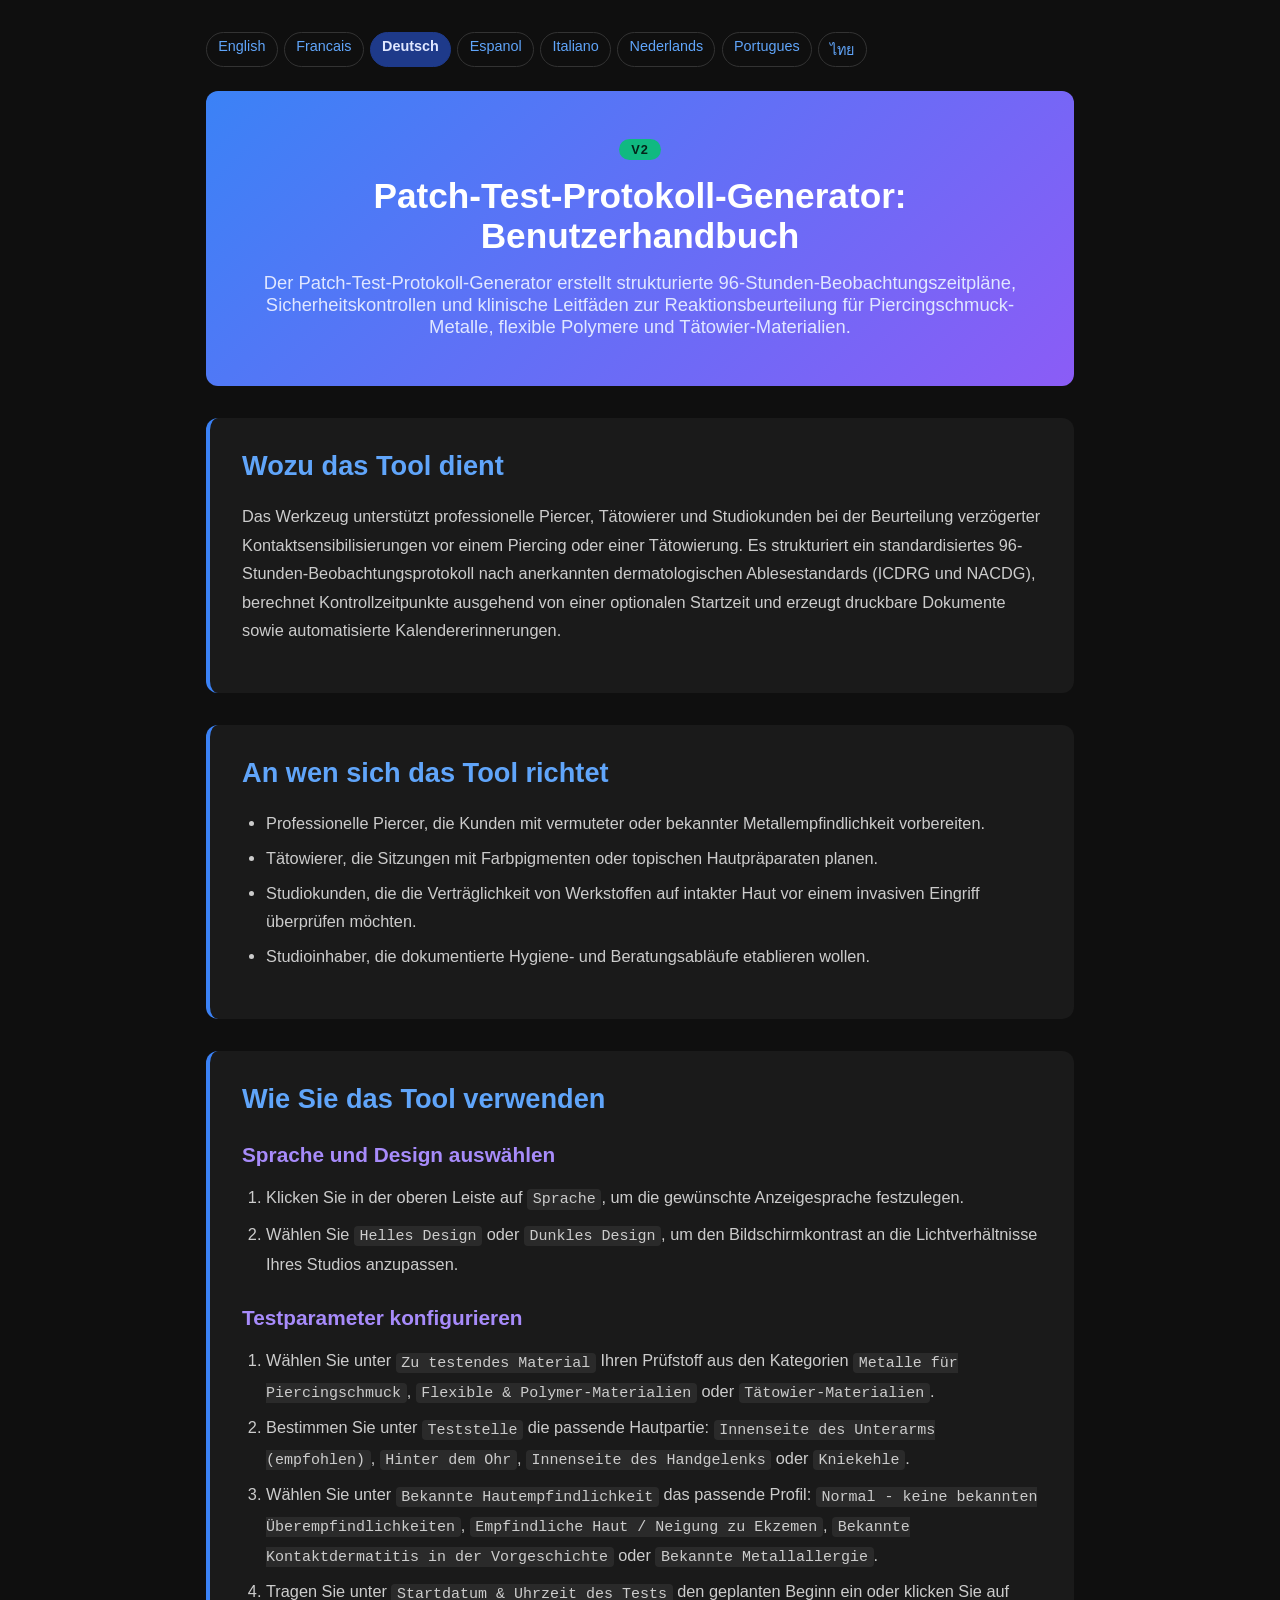
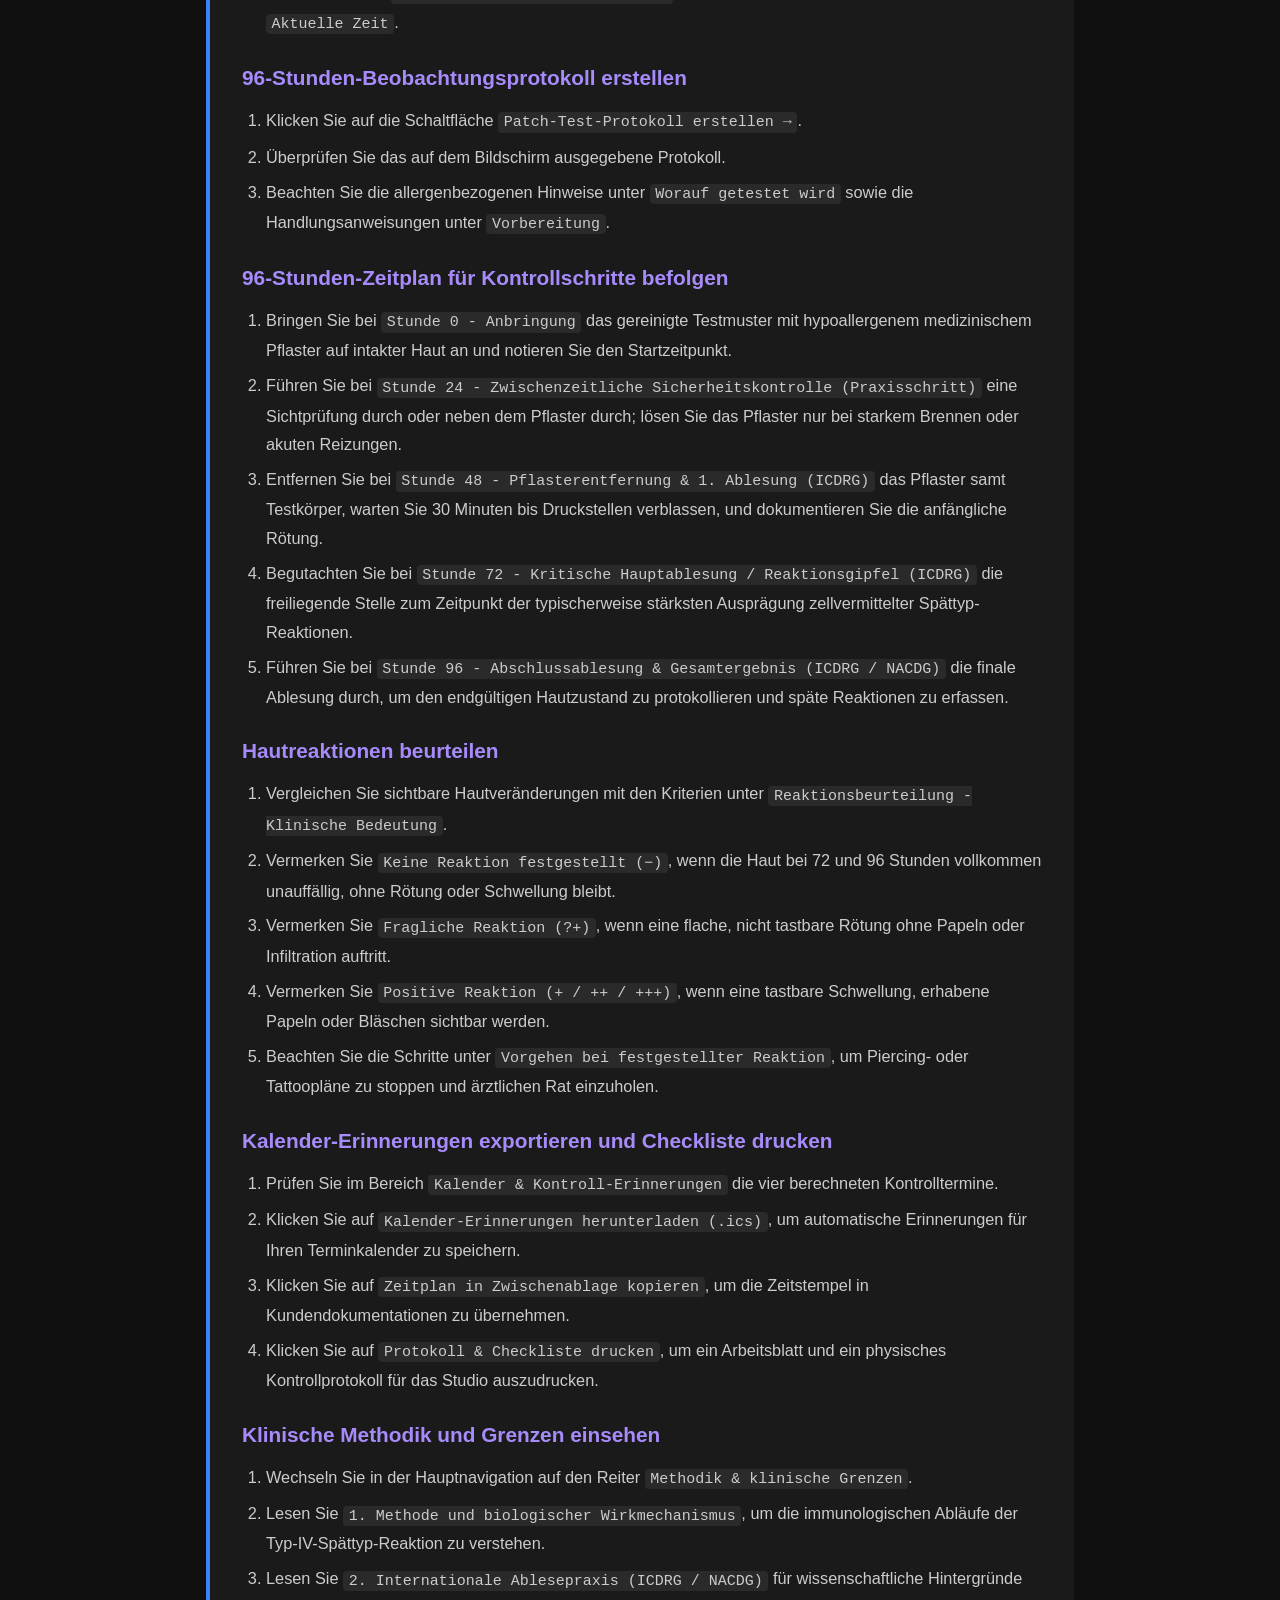
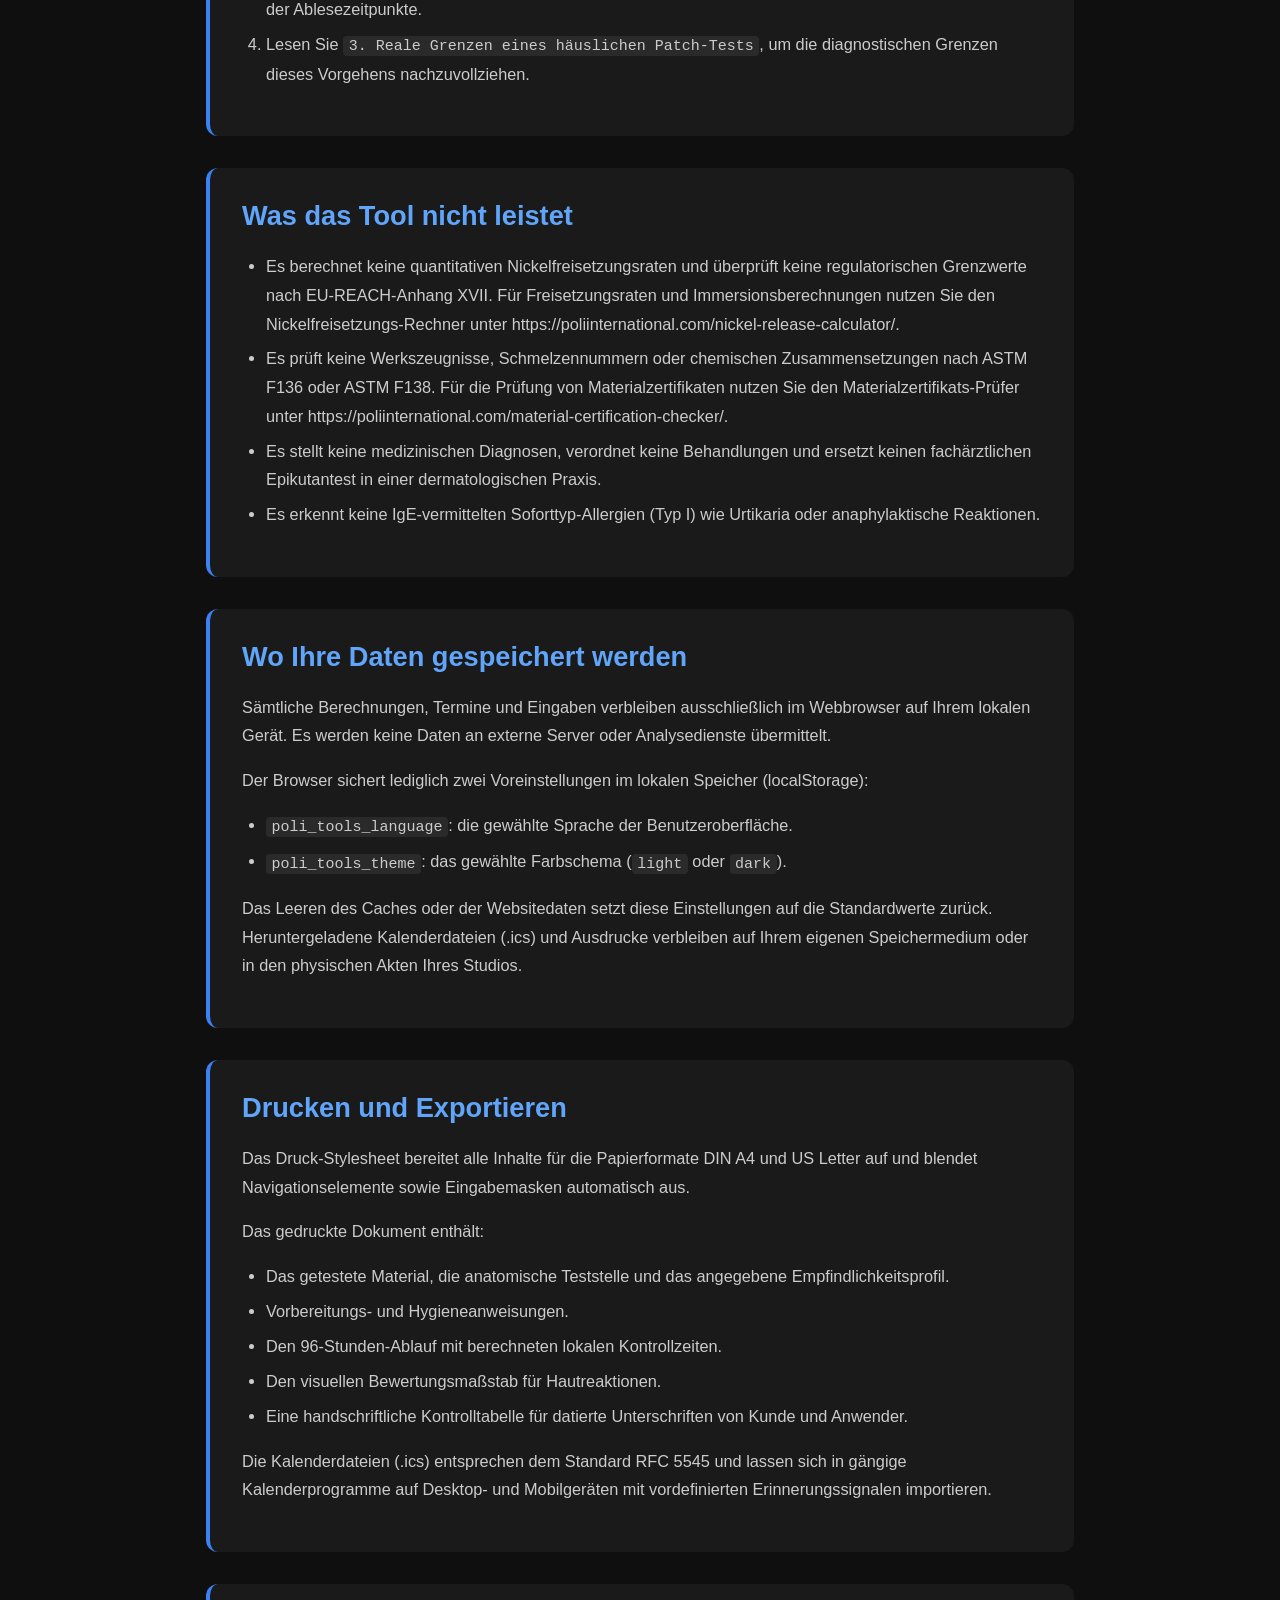
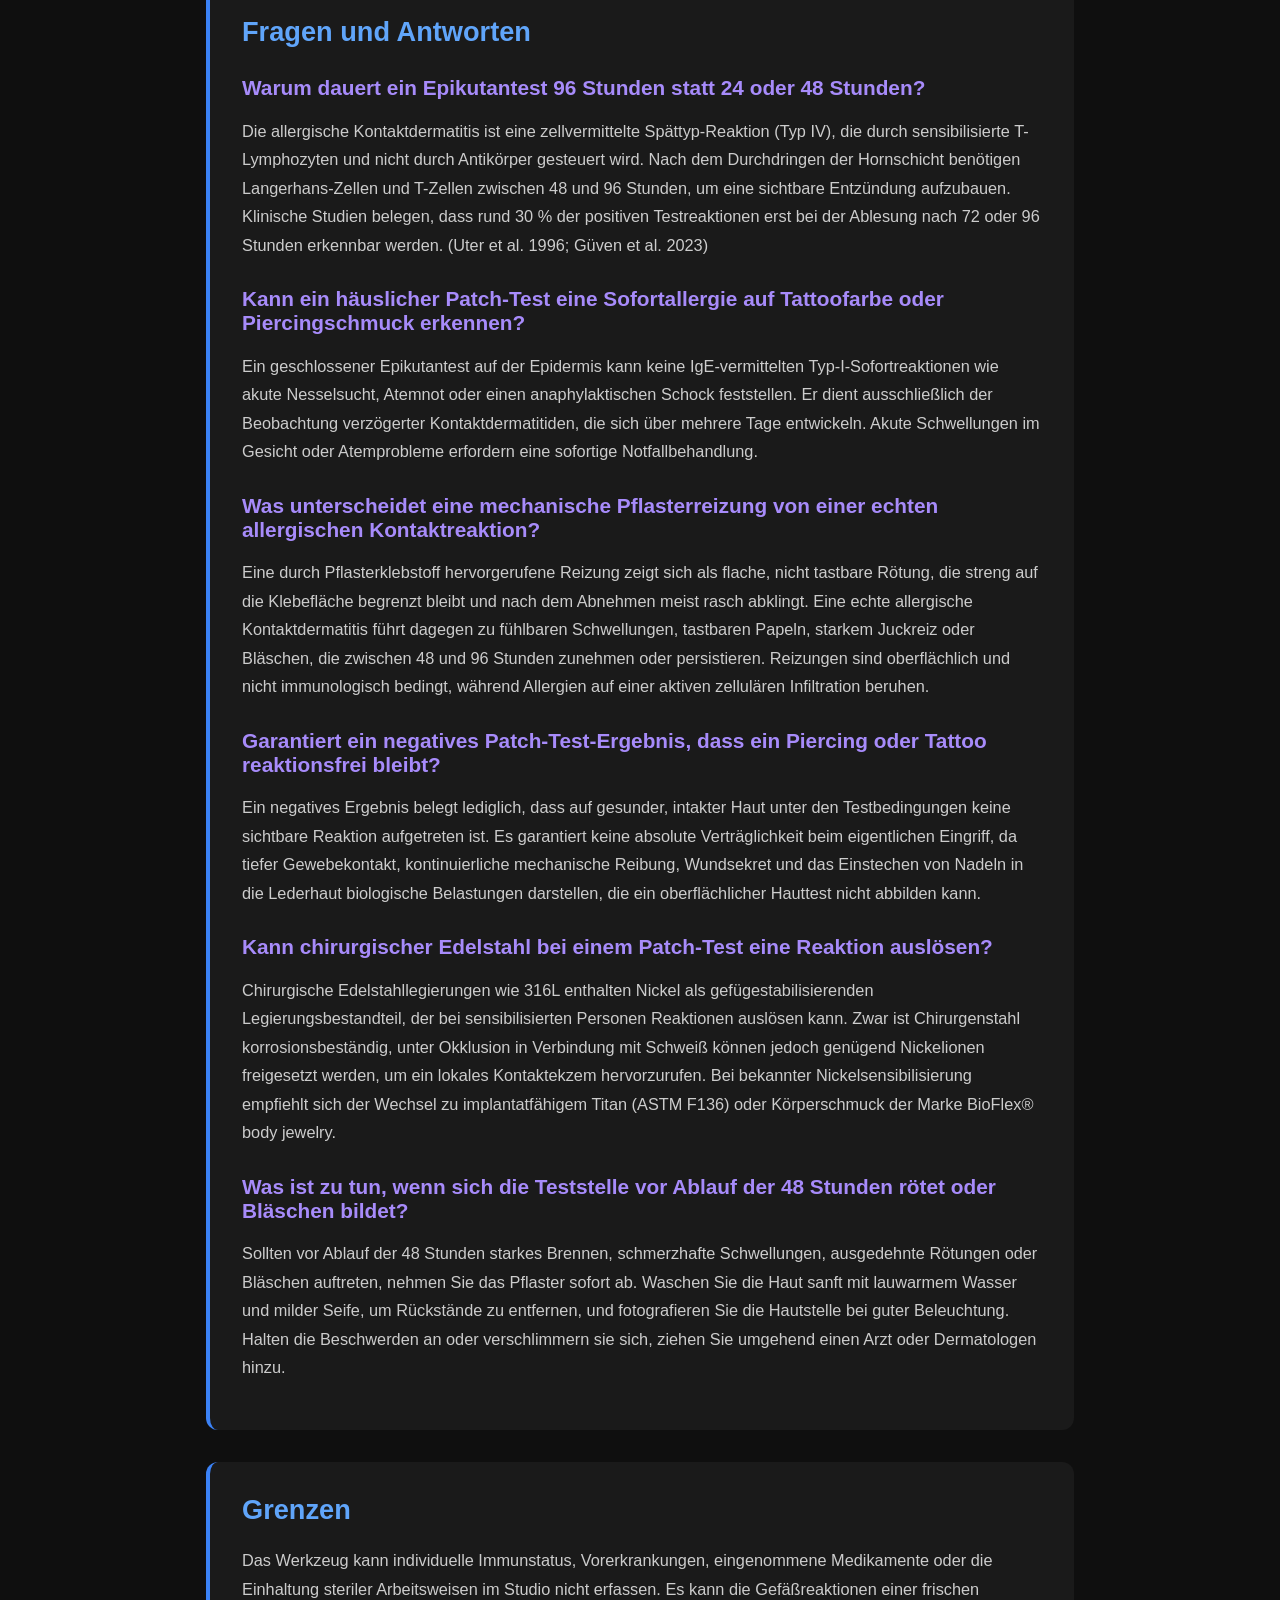
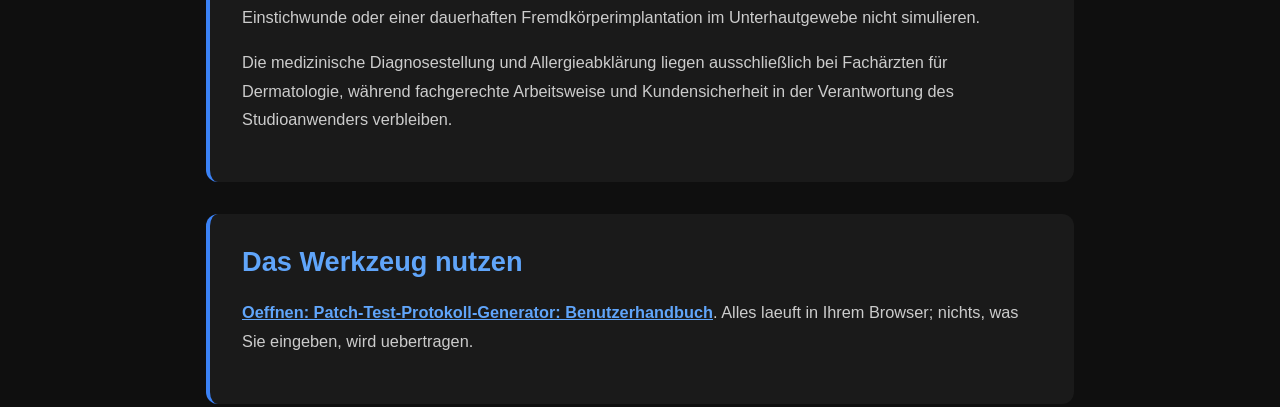
<file: documentation-de.html>
<!DOCTYPE html>
<html lang="de">
<head><meta name="robots" content="noindex,nofollow">
    <meta charset="UTF-8">
    <meta name="viewport" content="width=device-width, initial-scale=1.0">
    <title>Patch-Test-Protokoll-Generator: Benutzerhandbuch Dokumentation | Poli International</title>
    <meta name="description" content="Der Patch-Test-Protokoll-Generator erstellt strukturierte 96-Stunden-Beobachtungszeitpläne, Sicherheitskontrollen und klinische Leitfäden zur Reaktionsbeurteilung für Piercingschmuck-Metalle, flexible Polymere und Tätowier-Materialien.">
    <link rel="canonical" href="https://poliinternational.com/allergy-patch-test/">
    <style>
        body { background: #0f0f0f; color: #fff; font-family: -apple-system, BlinkMacSystemFont, "Segoe UI", Roboto, sans-serif; margin: 0; padding: 0; }
        body.in-iframe .doc-hero h1 { display: none; }
        * { box-sizing: border-box; }
        .entry-content { max-width: 900px; margin: 0 auto; padding: 2rem 1rem; }
        .doc-hero { background: linear-gradient(135deg, #3B82F6, #8B5CF6); padding: 3rem 2rem; text-align: center; border-radius: 0.75rem; margin-bottom: 2rem; }
        .doc-hero h1 { font-size: 2.2rem; margin: 0 0 1rem; font-weight: 700; }
        .doc-hero p { font-size: 1.15rem; color: #E0E7FF; margin: 0; }
        .doc-hero .v2 { display: inline-block; margin-bottom: 1rem; padding: 0.2rem 0.75rem; border-radius: 999px; background: #10B981; color: #04241a; font-weight: 800; font-size: 0.8rem; letter-spacing: 0.08em; }
        .doc-section { margin: 2rem 0; padding: 2rem; background: #1a1a1a; border-radius: 0.75rem; border-left: 4px solid #3B82F6; }
        .doc-section h2 { color: #60A5FA; font-size: 1.7rem; margin: 0 0 1.25rem; font-weight: 600; }
        .doc-section h3 { color: #A78BFA; font-size: 1.3rem; margin: 1.75rem 0 0.75rem; font-weight: 600; }
        .doc-section p, .doc-section li { color: #ccc; line-height: 1.75; font-size: 1.02rem; }
        .doc-section ul, .doc-section ol { padding-left: 1.5rem; }
        .doc-section li { margin: 0.4rem 0; }
        .doc-section code { background: #2a2a2a; padding: 0.1rem 0.35rem; border-radius: 0.25rem; font-size: 0.92em; }
        .doc-section a { color: #60A5FA; font-weight: 600; }
        .highlight-box { background: linear-gradient(135deg, #1E3A8A, #4C1D95); padding: 1.25rem 1.5rem; border-radius: 0.5rem; margin: 1.5rem 0; border-left: 4px solid #10B981; }
        .highlight-box p { color: #E0E7FF; margin: 0; }
        table { width: 100%; border-collapse: collapse; margin: 1.5rem 0; }
        th, td { padding: 0.75rem; text-align: left; border: 1px solid #333; vertical-align: top; }
        th { background: #2a2a2a; color: #60A5FA; }
        td { color: #ccc; }
        .doc-langs { display: flex; flex-wrap: wrap; gap: 0.4rem; margin: 0 0 1.5rem; font-size: 0.9rem; }
        .doc-langs a, .doc-langs span { padding: 0.3rem 0.7rem; border-radius: 999px; border: 1px solid #333; text-decoration: none; }
        .doc-langs a { color: #60A5FA; }
        .doc-langs span { background: #1E3A8A; color: #E0E7FF; border-color: #1E3A8A; font-weight: 700; }
    </style>
</head>
<body>
<script>if (window.self !== window.top) document.body.classList.add('in-iframe');</script>
    <div class="entry-content">
        <nav class="doc-langs" aria-label="Documentation language"><a lang="en" href="documentation.html">English</a><a lang="fr" href="documentation-fr.html">Francais</a><span lang="de">Deutsch</span><a lang="es" href="documentation-es.html">Espanol</a><a lang="it" href="documentation-it.html">Italiano</a><a lang="nl" href="documentation-nl.html">Nederlands</a><a lang="pt" href="documentation-pt.html">Portugues</a><a lang="th" href="documentation-th.html">ไทย</a></nav>
        <div class="doc-hero">
            <span class="v2">V2</span>
            <h1>Patch-Test-Protokoll-Generator: Benutzerhandbuch</h1>
            <p>Der Patch-Test-Protokoll-Generator erstellt strukturierte 96-Stunden-Beobachtungszeitpläne, Sicherheitskontrollen und klinische Leitfäden zur Reaktionsbeurteilung für Piercingschmuck-Metalle, flexible Polymere und Tätowier-Materialien.</p>
        </div>
        <div class="doc-section">
        <h2>Wozu das Tool dient</h2>
        <p>Das Werkzeug unterstützt professionelle Piercer, Tätowierer und Studiokunden bei der Beurteilung verzögerter Kontaktsensibilisierungen vor einem Piercing oder einer Tätowierung. Es strukturiert ein standardisiertes 96-Stunden-Beobachtungsprotokoll nach anerkannten dermatologischen Ablesestandards (ICDRG und NACDG), berechnet Kontrollzeitpunkte ausgehend von einer optionalen Startzeit und erzeugt druckbare Dokumente sowie automatisierte Kalendererinnerungen.</p>
        </div>
        <div class="doc-section">
        <h2>An wen sich das Tool richtet</h2>
        <ul>
        <li>Professionelle Piercer, die Kunden mit vermuteter oder bekannter Metallempfindlichkeit vorbereiten.</li>
        <li>Tätowierer, die Sitzungen mit Farbpigmenten oder topischen Hautpräparaten planen.</li>
        <li>Studiokunden, die die Verträglichkeit von Werkstoffen auf intakter Haut vor einem invasiven Eingriff überprüfen möchten.</li>
        <li>Studioinhaber, die dokumentierte Hygiene- und Beratungsabläufe etablieren wollen.</li>
        </ul>
        </div>
        <div class="doc-section">
        <h2>Wie Sie das Tool verwenden</h2>
        <h3>Sprache und Design auswählen</h3>
        <ol>
        <li>Klicken Sie in der oberen Leiste auf <code>Sprache</code>, um die gewünschte Anzeigesprache festzulegen.</li>
        <li>Wählen Sie <code>Helles Design</code> oder <code>Dunkles Design</code>, um den Bildschirmkontrast an die Lichtverhältnisse Ihres Studios anzupassen.</li>
        </ol>
        <h3>Testparameter konfigurieren</h3>
        <ol>
        <li>Wählen Sie unter <code>Zu testendes Material</code> Ihren Prüfstoff aus den Kategorien <code>Metalle für Piercingschmuck</code>, <code>Flexible &amp; Polymer-Materialien</code> oder <code>Tätowier-Materialien</code>.</li>
        <li>Bestimmen Sie unter <code>Teststelle</code> die passende Hautpartie: <code>Innenseite des Unterarms (empfohlen)</code>, <code>Hinter dem Ohr</code>, <code>Innenseite des Handgelenks</code> oder <code>Kniekehle</code>.</li>
        <li>Wählen Sie unter <code>Bekannte Hautempfindlichkeit</code> das passende Profil: <code>Normal - keine bekannten Überempfindlichkeiten</code>, <code>Empfindliche Haut / Neigung zu Ekzemen</code>, <code>Bekannte Kontaktdermatitis in der Vorgeschichte</code> oder <code>Bekannte Metallallergie</code>.</li>
        <li>Tragen Sie unter <code>Startdatum &amp; Uhrzeit des Tests</code> den geplanten Beginn ein oder klicken Sie auf <code>Aktuelle Zeit</code>.</li>
        </ol>
        <h3>96-Stunden-Beobachtungsprotokoll erstellen</h3>
        <ol>
        <li>Klicken Sie auf die Schaltfläche <code>Patch-Test-Protokoll erstellen →</code>.</li>
        <li>Überprüfen Sie das auf dem Bildschirm ausgegebene Protokoll.</li>
        <li>Beachten Sie die allergenbezogenen Hinweise unter <code>Worauf getestet wird</code> sowie die Handlungsanweisungen unter <code>Vorbereitung</code>.</li>
        </ol>
        <h3>96-Stunden-Zeitplan für Kontrollschritte befolgen</h3>
        <ol>
        <li>Bringen Sie bei <code>Stunde 0 - Anbringung</code> das gereinigte Testmuster mit hypoallergenem medizinischem Pflaster auf intakter Haut an und notieren Sie den Startzeitpunkt.</li>
        <li>Führen Sie bei <code>Stunde 24 - Zwischenzeitliche Sicherheitskontrolle (Praxisschritt)</code> eine Sichtprüfung durch oder neben dem Pflaster durch; lösen Sie das Pflaster nur bei starkem Brennen oder akuten Reizungen.</li>
        <li>Entfernen Sie bei <code>Stunde 48 - Pflasterentfernung &amp; 1. Ablesung (ICDRG)</code> das Pflaster samt Testkörper, warten Sie 30 Minuten bis Druckstellen verblassen, und dokumentieren Sie die anfängliche Rötung.</li>
        <li>Begutachten Sie bei <code>Stunde 72 - Kritische Hauptablesung / Reaktionsgipfel (ICDRG)</code> die freiliegende Stelle zum Zeitpunkt der typischerweise stärksten Ausprägung zellvermittelter Spättyp-Reaktionen.</li>
        <li>Führen Sie bei <code>Stunde 96 - Abschlussablesung &amp; Gesamtergebnis (ICDRG / NACDG)</code> die finale Ablesung durch, um den endgültigen Hautzustand zu protokollieren und späte Reaktionen zu erfassen.</li>
        </ol>
        <h3>Hautreaktionen beurteilen</h3>
        <ol>
        <li>Vergleichen Sie sichtbare Hautveränderungen mit den Kriterien unter <code>Reaktionsbeurteilung - Klinische Bedeutung</code>.</li>
        <li>Vermerken Sie <code>Keine Reaktion festgestellt (−)</code>, wenn die Haut bei 72 und 96 Stunden vollkommen unauffällig, ohne Rötung oder Schwellung bleibt.</li>
        <li>Vermerken Sie <code>Fragliche Reaktion (?+)</code>, wenn eine flache, nicht tastbare Rötung ohne Papeln oder Infiltration auftritt.</li>
        <li>Vermerken Sie <code>Positive Reaktion (+ / ++ / +++)</code>, wenn eine tastbare Schwellung, erhabene Papeln oder Bläschen sichtbar werden.</li>
        <li>Beachten Sie die Schritte unter <code>Vorgehen bei festgestellter Reaktion</code>, um Piercing- oder Tattoopläne zu stoppen und ärztlichen Rat einzuholen.</li>
        </ol>
        <h3>Kalender-Erinnerungen exportieren und Checkliste drucken</h3>
        <ol>
        <li>Prüfen Sie im Bereich <code>Kalender &amp; Kontroll-Erinnerungen</code> die vier berechneten Kontrolltermine.</li>
        <li>Klicken Sie auf <code>Kalender-Erinnerungen herunterladen (.ics)</code>, um automatische Erinnerungen für Ihren Terminkalender zu speichern.</li>
        <li>Klicken Sie auf <code>Zeitplan in Zwischenablage kopieren</code>, um die Zeitstempel in Kundendokumentationen zu übernehmen.</li>
        <li>Klicken Sie auf <code>Protokoll &amp; Checkliste drucken</code>, um ein Arbeitsblatt und ein physisches Kontrollprotokoll für das Studio auszudrucken.</li>
        </ol>
        <h3>Klinische Methodik und Grenzen einsehen</h3>
        <ol>
        <li>Wechseln Sie in der Hauptnavigation auf den Reiter <code>Methodik &amp; klinische Grenzen</code>.</li>
        <li>Lesen Sie <code>1. Methode und biologischer Wirkmechanismus</code>, um die immunologischen Abläufe der Typ-IV-Spättyp-Reaktion zu verstehen.</li>
        <li>Lesen Sie <code>2. Internationale Ablesepraxis (ICDRG / NACDG)</code> für wissenschaftliche Hintergründe der Ablesezeitpunkte.</li>
        <li>Lesen Sie <code>3. Reale Grenzen eines häuslichen Patch-Tests</code>, um die diagnostischen Grenzen dieses Vorgehens nachzuvollziehen.</li>
        </ol>
        </div>
        <div class="doc-section">
        <h2>Was das Tool nicht leistet</h2>
        <ul>
        <li>Es berechnet keine quantitativen Nickelfreisetzungsraten und überprüft keine regulatorischen Grenzwerte nach EU-REACH-Anhang XVII. Für Freisetzungsraten und Immersionsberechnungen nutzen Sie den Nickelfreisetzungs-Rechner unter https://poliinternational.com/nickel-release-calculator/.</li>
        <li>Es prüft keine Werkszeugnisse, Schmelzennummern oder chemischen Zusammensetzungen nach ASTM F136 oder ASTM F138. Für die Prüfung von Materialzertifikaten nutzen Sie den Materialzertifikats-Prüfer unter https://poliinternational.com/material-certification-checker/.</li>
        <li>Es stellt keine medizinischen Diagnosen, verordnet keine Behandlungen und ersetzt keinen fachärztlichen Epikutantest in einer dermatologischen Praxis.</li>
        <li>Es erkennt keine IgE-vermittelten Soforttyp-Allergien (Typ I) wie Urtikaria oder anaphylaktische Reaktionen.</li>
        </ul>
        </div>
        <div class="doc-section">
        <h2>Wo Ihre Daten gespeichert werden</h2>
        <p>Sämtliche Berechnungen, Termine und Eingaben verbleiben ausschließlich im Webbrowser auf Ihrem lokalen Gerät. Es werden keine Daten an externe Server oder Analysedienste übermittelt.</p>
        <p>Der Browser sichert lediglich zwei Voreinstellungen im lokalen Speicher (localStorage):</p>
        <ul>
        <li><code>poli_tools_language</code>: die gewählte Sprache der Benutzeroberfläche.</li>
        <li><code>poli_tools_theme</code>: das gewählte Farbschema (<code>light</code> oder <code>dark</code>).</li>
        </ul>
        <p>Das Leeren des Caches oder der Websitedaten setzt diese Einstellungen auf die Standardwerte zurück. Heruntergeladene Kalenderdateien (.ics) und Ausdrucke verbleiben auf Ihrem eigenen Speichermedium oder in den physischen Akten Ihres Studios.</p>
        </div>
        <div class="doc-section">
        <h2>Drucken und Exportieren</h2>
        <p>Das Druck-Stylesheet bereitet alle Inhalte für die Papierformate DIN A4 und US Letter auf und blendet Navigationselemente sowie Eingabemasken automatisch aus.</p>
        <p>Das gedruckte Dokument enthält:</p>
        <ul>
        <li>Das getestete Material, die anatomische Teststelle und das angegebene Empfindlichkeitsprofil.</li>
        <li>Vorbereitungs- und Hygieneanweisungen.</li>
        <li>Den 96-Stunden-Ablauf mit berechneten lokalen Kontrollzeiten.</li>
        <li>Den visuellen Bewertungsmaßstab für Hautreaktionen.</li>
        <li>Eine handschriftliche Kontrolltabelle für datierte Unterschriften von Kunde und Anwender.</li>
        </ul>
        <p>Die Kalenderdateien (.ics) entsprechen dem Standard RFC 5545 und lassen sich in gängige Kalenderprogramme auf Desktop- und Mobilgeräten mit vordefinierten Erinnerungssignalen importieren.</p>
        </div>
        <div class="doc-section">
        <h2>Fragen und Antworten</h2>
        <h3>Warum dauert ein Epikutantest 96 Stunden statt 24 oder 48 Stunden?</h3>
        <p>Die allergische Kontaktdermatitis ist eine zellvermittelte Spättyp-Reaktion (Typ IV), die durch sensibilisierte T-Lymphozyten und nicht durch Antikörper gesteuert wird. Nach dem Durchdringen der Hornschicht benötigen Langerhans-Zellen und T-Zellen zwischen 48 und 96 Stunden, um eine sichtbare Entzündung aufzubauen. Klinische Studien belegen, dass rund 30 % der positiven Testreaktionen erst bei der Ablesung nach 72 oder 96 Stunden erkennbar werden. (Uter et al. 1996; Güven et al. 2023)</p>
        <h3>Kann ein häuslicher Patch-Test eine Sofortallergie auf Tattoofarbe oder Piercingschmuck erkennen?</h3>
        <p>Ein geschlossener Epikutantest auf der Epidermis kann keine IgE-vermittelten Typ-I-Sofortreaktionen wie akute Nesselsucht, Atemnot oder einen anaphylaktischen Schock feststellen. Er dient ausschließlich der Beobachtung verzögerter Kontaktdermatitiden, die sich über mehrere Tage entwickeln. Akute Schwellungen im Gesicht oder Atemprobleme erfordern eine sofortige Notfallbehandlung.</p>
        <h3>Was unterscheidet eine mechanische Pflasterreizung von einer echten allergischen Kontaktreaktion?</h3>
        <p>Eine durch Pflasterklebstoff hervorgerufene Reizung zeigt sich als flache, nicht tastbare Rötung, die streng auf die Klebefläche begrenzt bleibt und nach dem Abnehmen meist rasch abklingt. Eine echte allergische Kontaktdermatitis führt dagegen zu fühlbaren Schwellungen, tastbaren Papeln, starkem Juckreiz oder Bläschen, die zwischen 48 und 96 Stunden zunehmen oder persistieren. Reizungen sind oberflächlich und nicht immunologisch bedingt, während Allergien auf einer aktiven zellulären Infiltration beruhen.</p>
        <h3>Garantiert ein negatives Patch-Test-Ergebnis, dass ein Piercing oder Tattoo reaktionsfrei bleibt?</h3>
        <p>Ein negatives Ergebnis belegt lediglich, dass auf gesunder, intakter Haut unter den Testbedingungen keine sichtbare Reaktion aufgetreten ist. Es garantiert keine absolute Verträglichkeit beim eigentlichen Eingriff, da tiefer Gewebekontakt, kontinuierliche mechanische Reibung, Wundsekret und das Einstechen von Nadeln in die Lederhaut biologische Belastungen darstellen, die ein oberflächlicher Hauttest nicht abbilden kann.</p>
        <h3>Kann chirurgischer Edelstahl bei einem Patch-Test eine Reaktion auslösen?</h3>
        <p>Chirurgische Edelstahllegierungen wie 316L enthalten Nickel als gefügestabilisierenden Legierungsbestandteil, der bei sensibilisierten Personen Reaktionen auslösen kann. Zwar ist Chirurgenstahl korrosionsbeständig, unter Okklusion in Verbindung mit Schweiß können jedoch genügend Nickelionen freigesetzt werden, um ein lokales Kontaktekzem hervorzurufen. Bei bekannter Nickelsensibilisierung empfiehlt sich der Wechsel zu implantatfähigem Titan (ASTM F136) oder Körperschmuck der Marke BioFlex® body jewelry.</p>
        <h3>Was ist zu tun, wenn sich die Teststelle vor Ablauf der 48 Stunden rötet oder Bläschen bildet?</h3>
        <p>Sollten vor Ablauf der 48 Stunden starkes Brennen, schmerzhafte Schwellungen, ausgedehnte Rötungen oder Bläschen auftreten, nehmen Sie das Pflaster sofort ab. Waschen Sie die Haut sanft mit lauwarmem Wasser und milder Seife, um Rückstände zu entfernen, und fotografieren Sie die Hautstelle bei guter Beleuchtung. Halten die Beschwerden an oder verschlimmern sie sich, ziehen Sie umgehend einen Arzt oder Dermatologen hinzu.</p>
        </div>
        <div class="doc-section">
        <h2>Grenzen</h2>
        <p>Das Werkzeug kann individuelle Immunstatus, Vorerkrankungen, eingenommene Medikamente oder die Einhaltung steriler Arbeitsweisen im Studio nicht erfassen. Es kann die Gefäßreaktionen einer frischen Einstichwunde oder einer dauerhaften Fremdkörperimplantation im Unterhautgewebe nicht simulieren.</p>
        <p>Die medizinische Diagnosestellung und Allergieabklärung liegen ausschließlich bei Fachärzten für Dermatologie, während fachgerechte Arbeitsweise und Kundensicherheit in der Verantwortung des Studioanwenders verbleiben.</p>
        </div>
        <div class="doc-section">
            <h2>Das Werkzeug nutzen</h2>
            <p><a href="https://poliinternational.com/allergy-patch-test/" target="_top">Oeffnen: Patch-Test-Protokoll-Generator: Benutzerhandbuch</a>. Alles laeuft in Ihrem Browser; nichts, was Sie eingeben, wird uebertragen.</p>
        </div>
    </div>
</body>
</html>
</file>
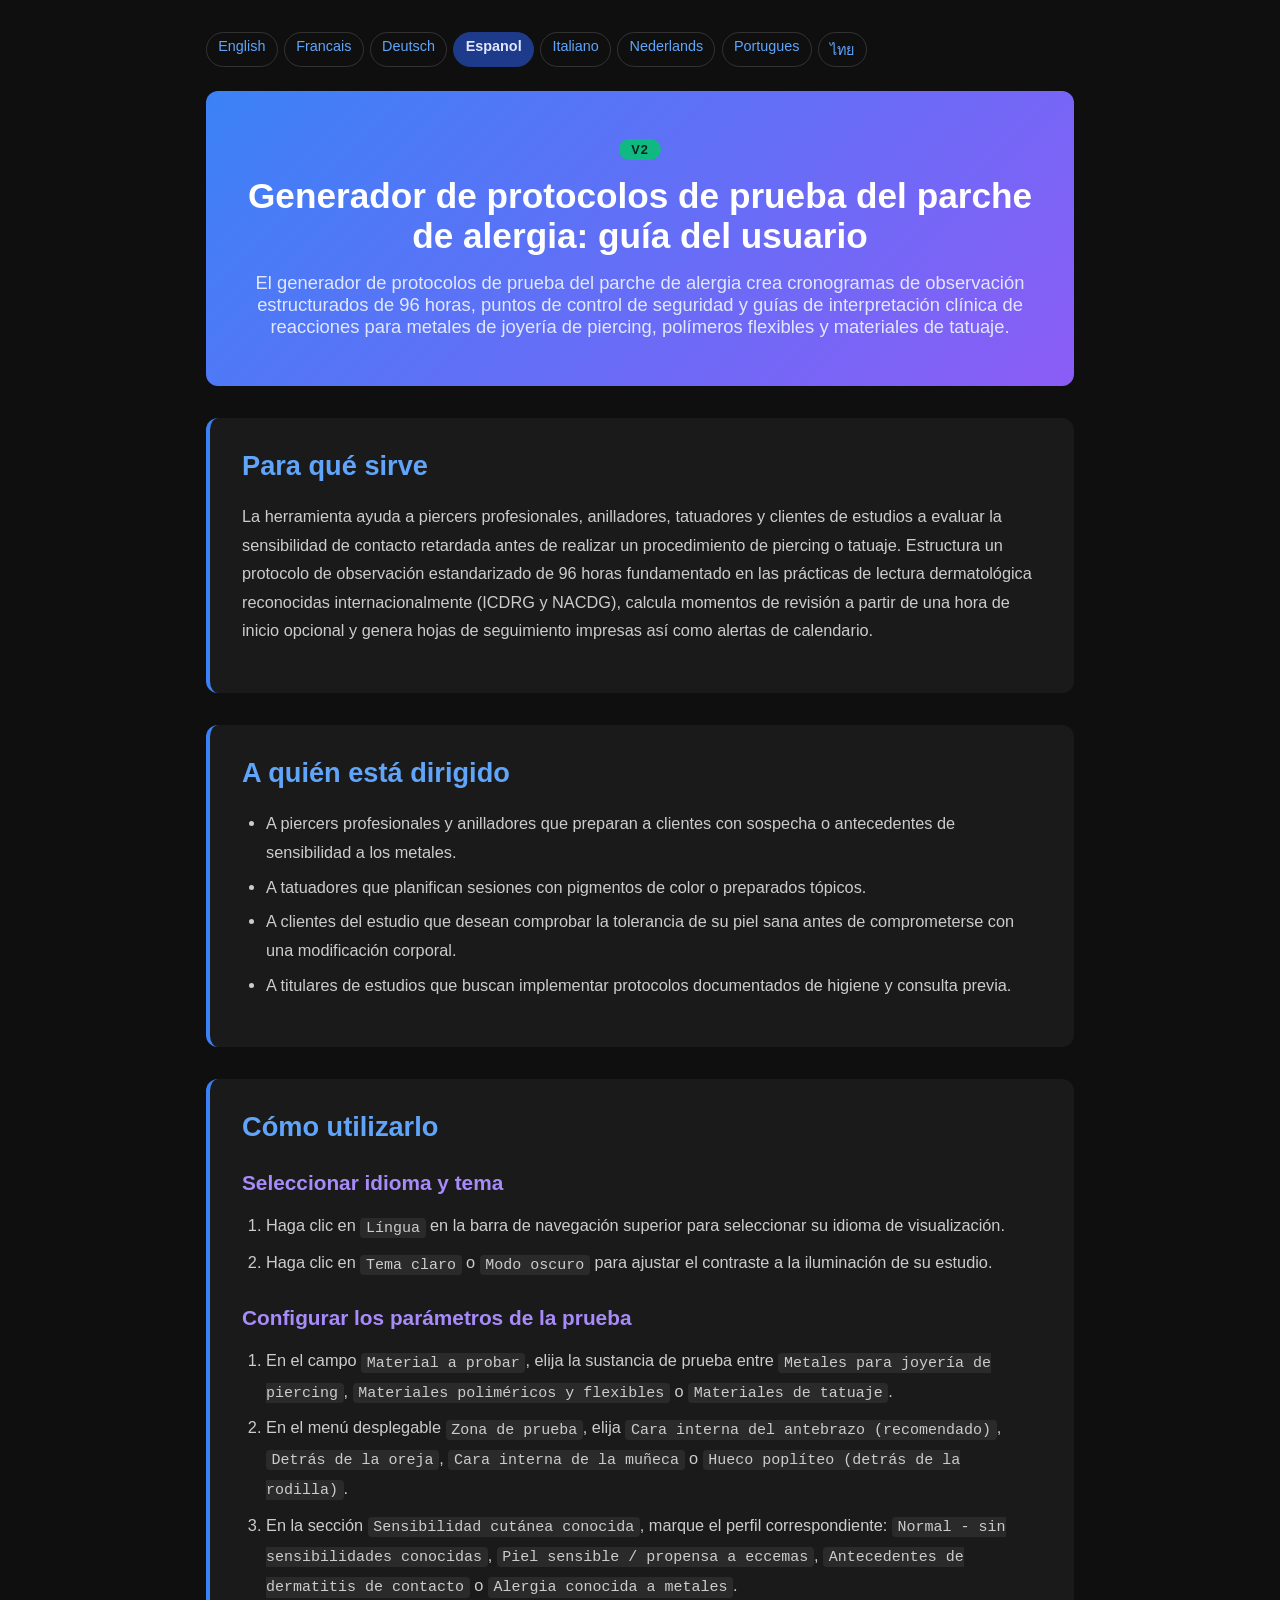
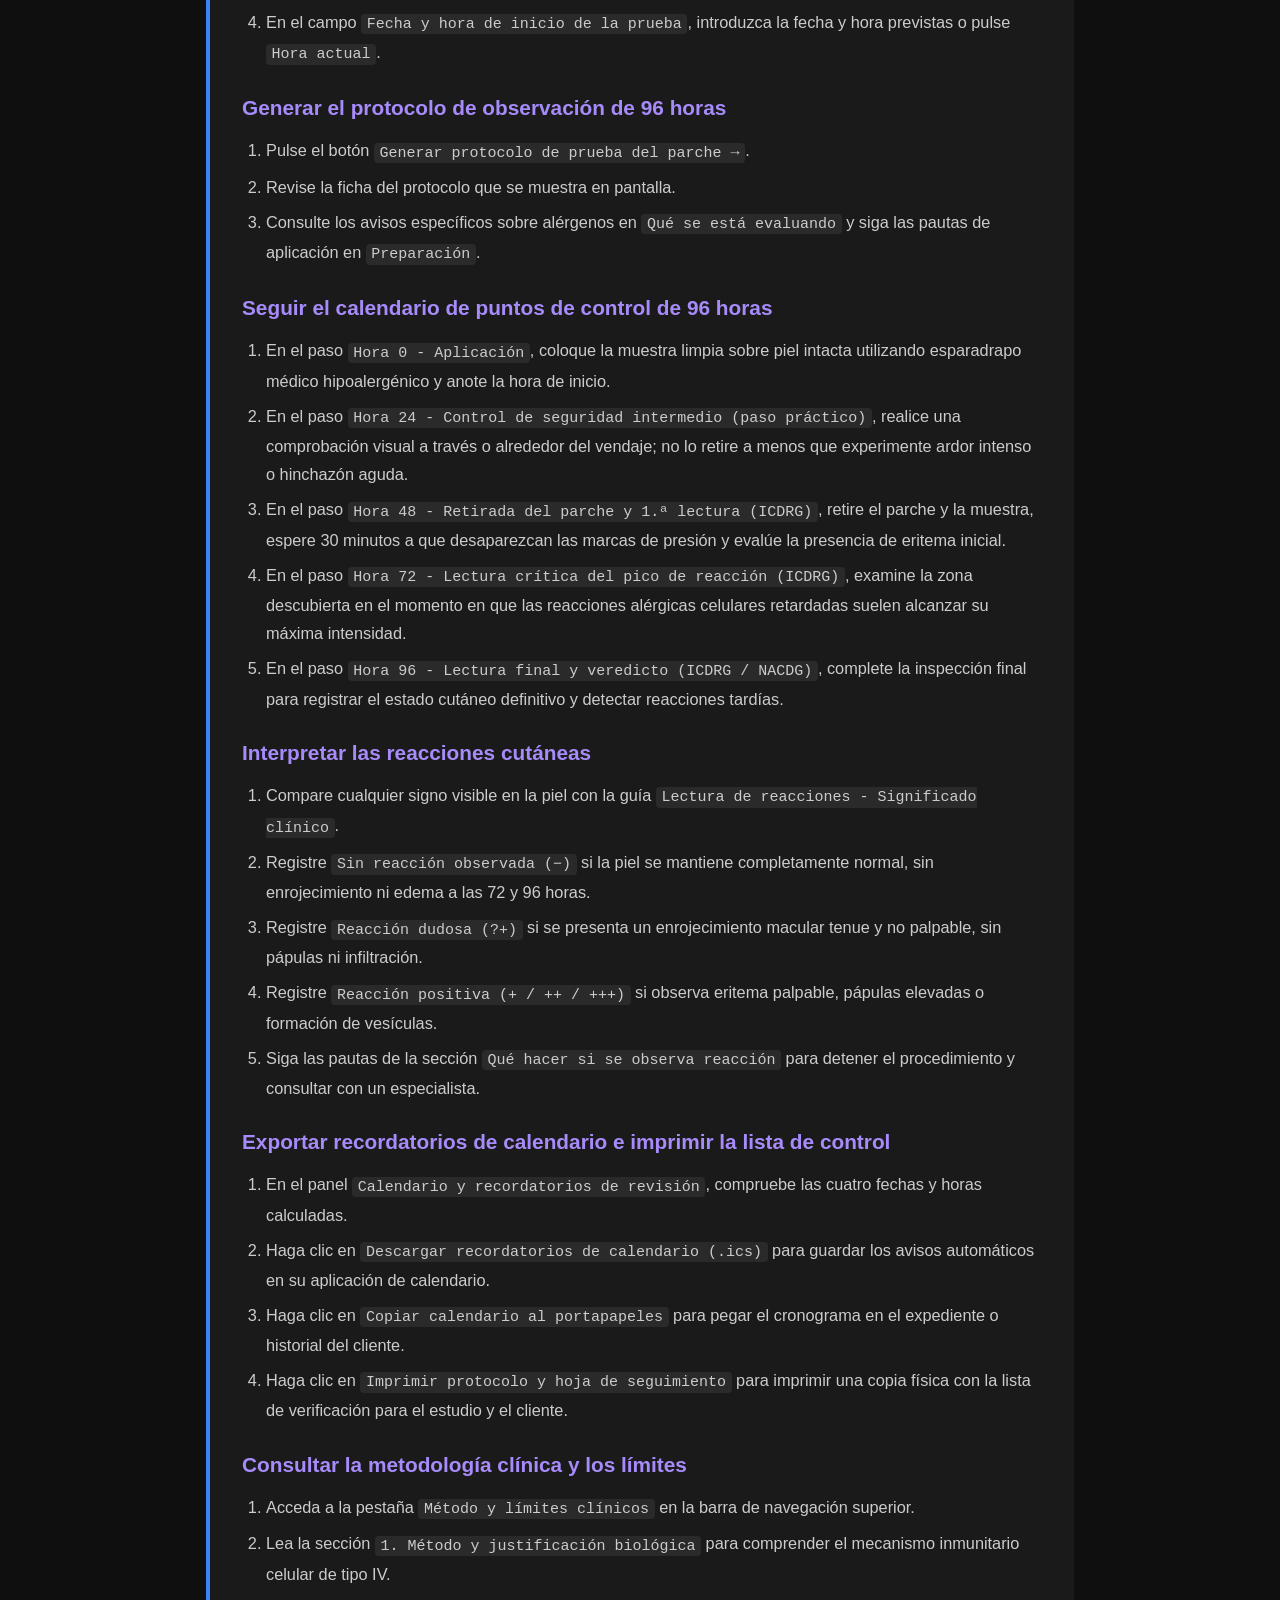
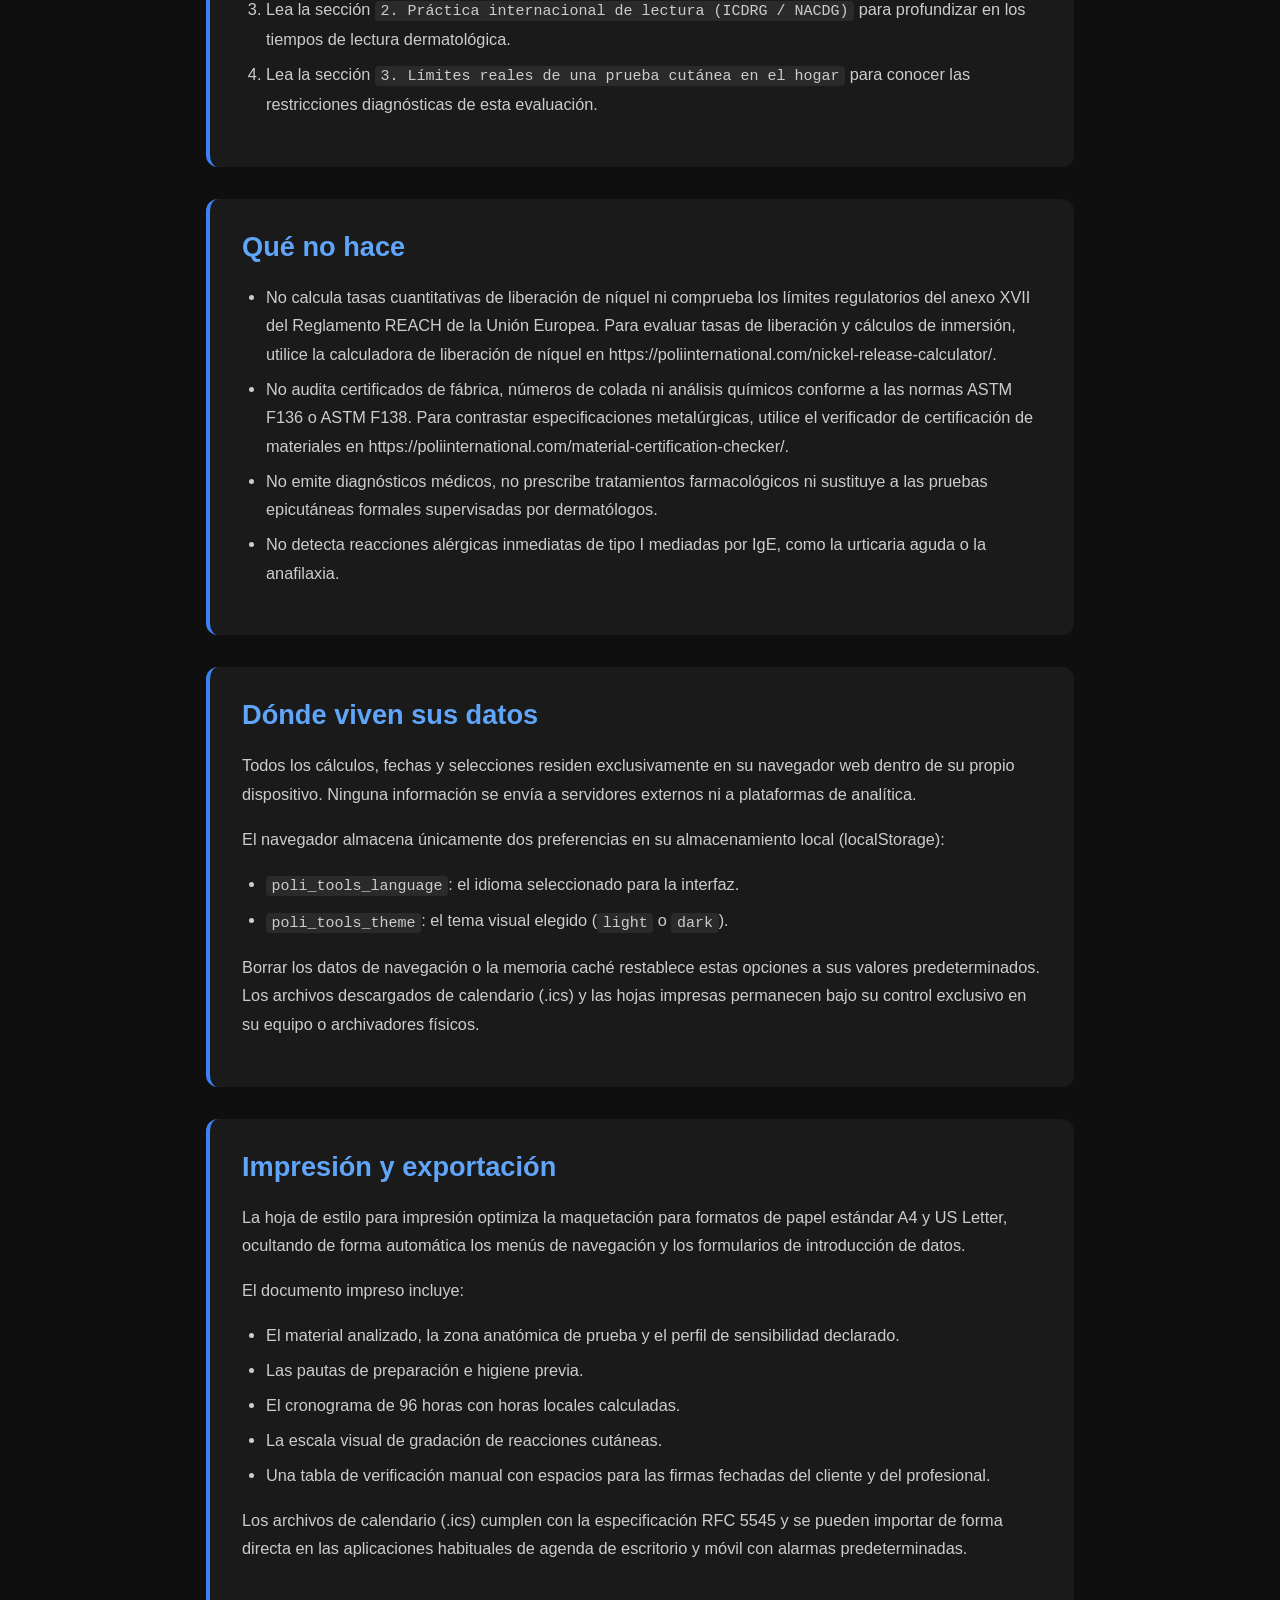
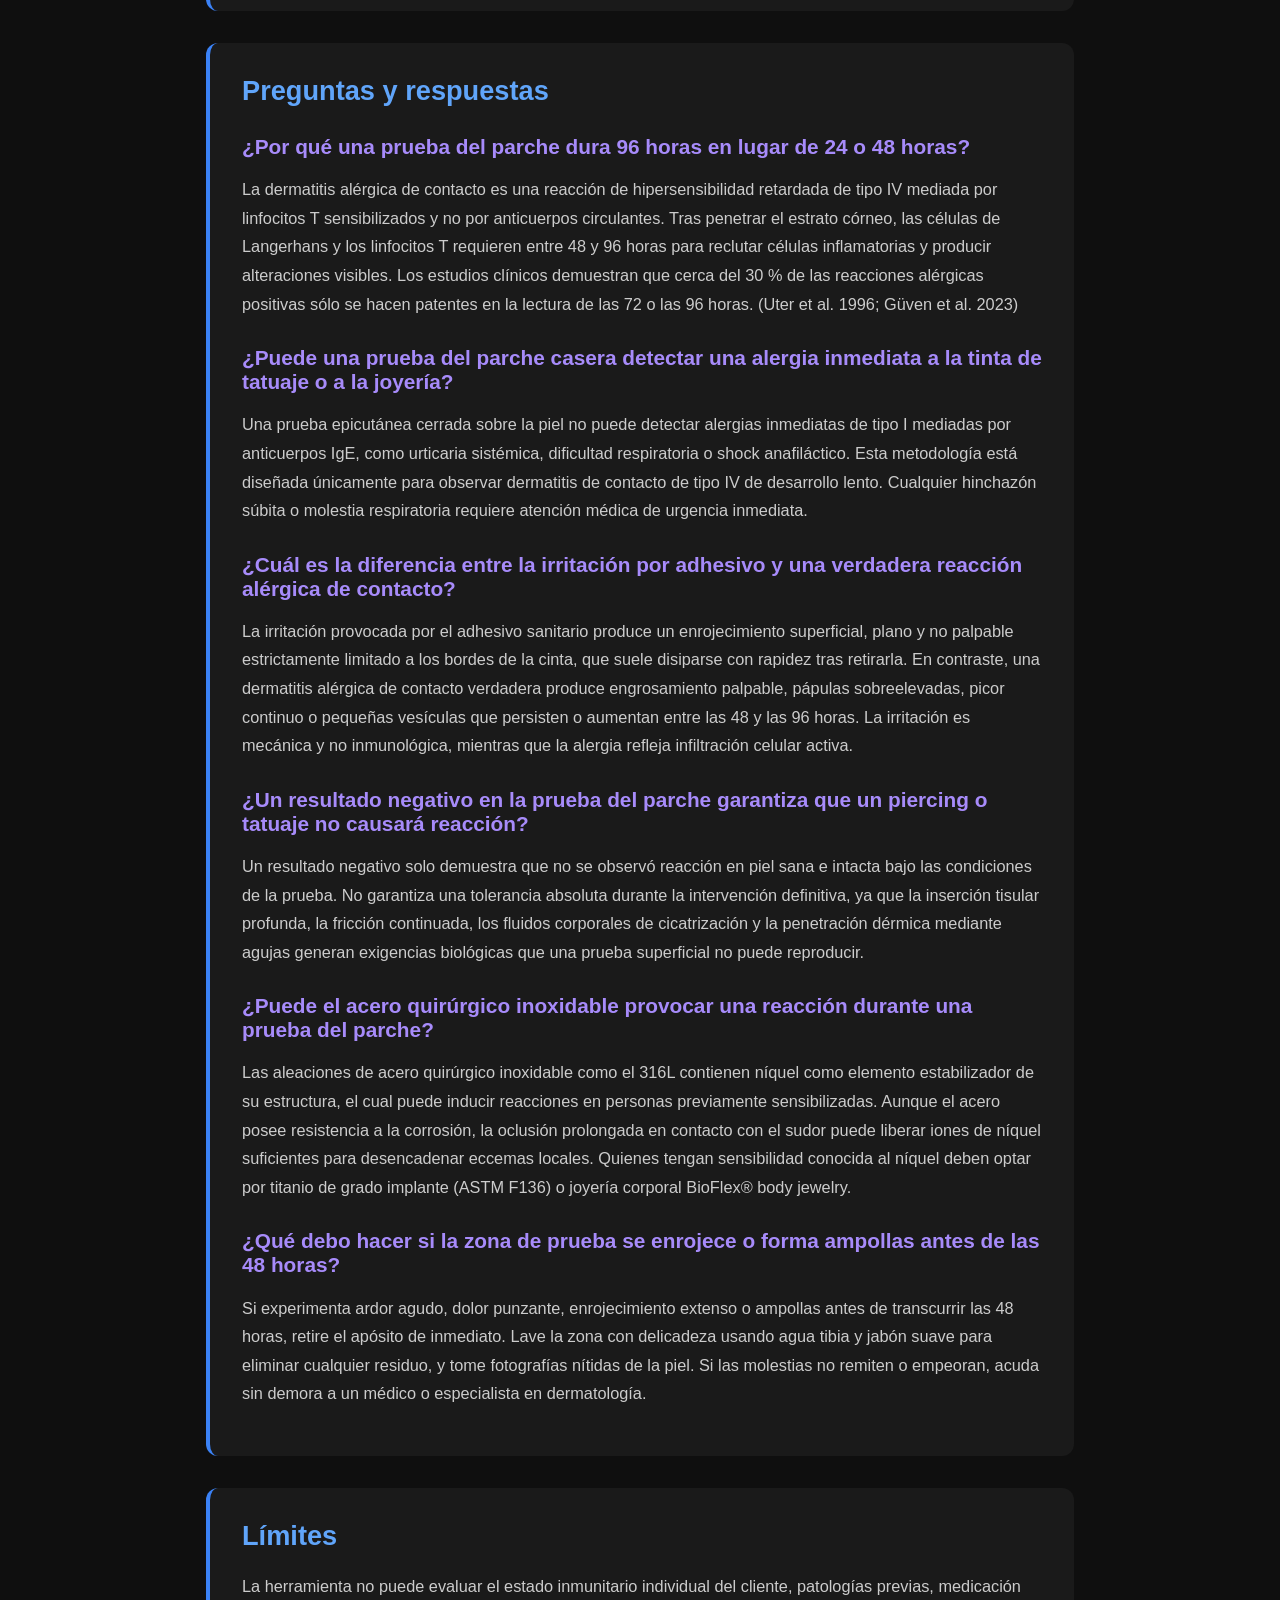
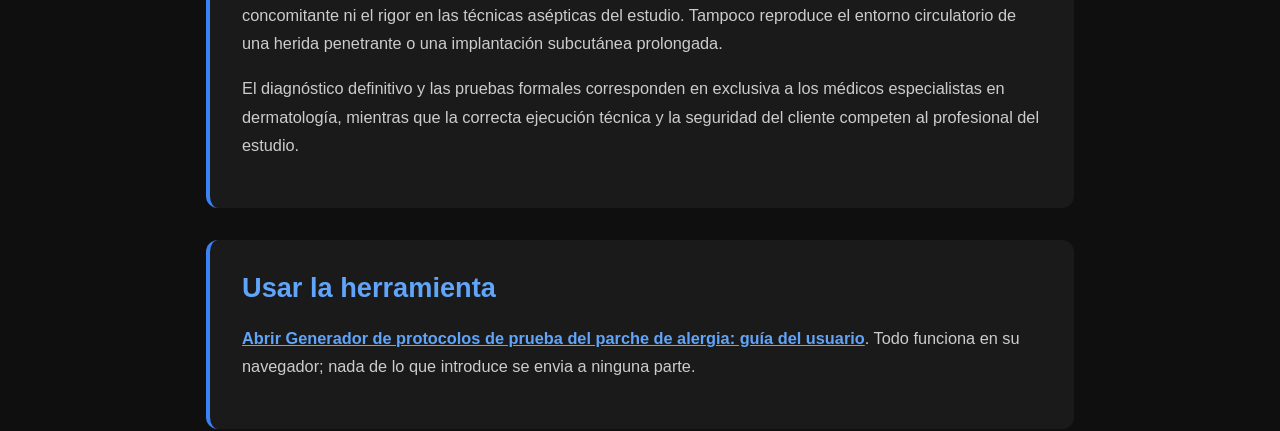
<file: documentation-es.html>
<!DOCTYPE html>
<html lang="es">
<head><meta name="robots" content="noindex,nofollow">
    <meta charset="UTF-8">
    <meta name="viewport" content="width=device-width, initial-scale=1.0">
    <title>Generador de protocolos de prueba del parche de alergia: guía del usuario Documentacion | Poli International</title>
    <meta name="description" content="El generador de protocolos de prueba del parche de alergia crea cronogramas de observación estructurados de 96 horas, puntos de control de seguridad y guías de interpretación clínica de reacciones para metales de joyería de piercing, polímeros flexibles y materiales de tatuaje.">
    <link rel="canonical" href="https://poliinternational.com/allergy-patch-test/">
    <style>
        body { background: #0f0f0f; color: #fff; font-family: -apple-system, BlinkMacSystemFont, "Segoe UI", Roboto, sans-serif; margin: 0; padding: 0; }
        body.in-iframe .doc-hero h1 { display: none; }
        * { box-sizing: border-box; }
        .entry-content { max-width: 900px; margin: 0 auto; padding: 2rem 1rem; }
        .doc-hero { background: linear-gradient(135deg, #3B82F6, #8B5CF6); padding: 3rem 2rem; text-align: center; border-radius: 0.75rem; margin-bottom: 2rem; }
        .doc-hero h1 { font-size: 2.2rem; margin: 0 0 1rem; font-weight: 700; }
        .doc-hero p { font-size: 1.15rem; color: #E0E7FF; margin: 0; }
        .doc-hero .v2 { display: inline-block; margin-bottom: 1rem; padding: 0.2rem 0.75rem; border-radius: 999px; background: #10B981; color: #04241a; font-weight: 800; font-size: 0.8rem; letter-spacing: 0.08em; }
        .doc-section { margin: 2rem 0; padding: 2rem; background: #1a1a1a; border-radius: 0.75rem; border-left: 4px solid #3B82F6; }
        .doc-section h2 { color: #60A5FA; font-size: 1.7rem; margin: 0 0 1.25rem; font-weight: 600; }
        .doc-section h3 { color: #A78BFA; font-size: 1.3rem; margin: 1.75rem 0 0.75rem; font-weight: 600; }
        .doc-section p, .doc-section li { color: #ccc; line-height: 1.75; font-size: 1.02rem; }
        .doc-section ul, .doc-section ol { padding-left: 1.5rem; }
        .doc-section li { margin: 0.4rem 0; }
        .doc-section code { background: #2a2a2a; padding: 0.1rem 0.35rem; border-radius: 0.25rem; font-size: 0.92em; }
        .doc-section a { color: #60A5FA; font-weight: 600; }
        .highlight-box { background: linear-gradient(135deg, #1E3A8A, #4C1D95); padding: 1.25rem 1.5rem; border-radius: 0.5rem; margin: 1.5rem 0; border-left: 4px solid #10B981; }
        .highlight-box p { color: #E0E7FF; margin: 0; }
        table { width: 100%; border-collapse: collapse; margin: 1.5rem 0; }
        th, td { padding: 0.75rem; text-align: left; border: 1px solid #333; vertical-align: top; }
        th { background: #2a2a2a; color: #60A5FA; }
        td { color: #ccc; }
        .doc-langs { display: flex; flex-wrap: wrap; gap: 0.4rem; margin: 0 0 1.5rem; font-size: 0.9rem; }
        .doc-langs a, .doc-langs span { padding: 0.3rem 0.7rem; border-radius: 999px; border: 1px solid #333; text-decoration: none; }
        .doc-langs a { color: #60A5FA; }
        .doc-langs span { background: #1E3A8A; color: #E0E7FF; border-color: #1E3A8A; font-weight: 700; }
    </style>
</head>
<body>
<script>if (window.self !== window.top) document.body.classList.add('in-iframe');</script>
    <div class="entry-content">
        <nav class="doc-langs" aria-label="Documentation language"><a lang="en" href="documentation.html">English</a><a lang="fr" href="documentation-fr.html">Francais</a><a lang="de" href="documentation-de.html">Deutsch</a><span lang="es">Espanol</span><a lang="it" href="documentation-it.html">Italiano</a><a lang="nl" href="documentation-nl.html">Nederlands</a><a lang="pt" href="documentation-pt.html">Portugues</a><a lang="th" href="documentation-th.html">ไทย</a></nav>
        <div class="doc-hero">
            <span class="v2">V2</span>
            <h1>Generador de protocolos de prueba del parche de alergia: guía del usuario</h1>
            <p>El generador de protocolos de prueba del parche de alergia crea cronogramas de observación estructurados de 96 horas, puntos de control de seguridad y guías de interpretación clínica de reacciones para metales de joyería de piercing, polímeros flexibles y materiales de tatuaje.</p>
        </div>
        <div class="doc-section">
        <h2>Para qué sirve</h2>
        <p>La herramienta ayuda a piercers profesionales, anilladores, tatuadores y clientes de estudios a evaluar la sensibilidad de contacto retardada antes de realizar un procedimiento de piercing o tatuaje. Estructura un protocolo de observación estandarizado de 96 horas fundamentado en las prácticas de lectura dermatológica reconocidas internacionalmente (ICDRG y NACDG), calcula momentos de revisión a partir de una hora de inicio opcional y genera hojas de seguimiento impresas así como alertas de calendario.</p>
        </div>
        <div class="doc-section">
        <h2>A quién está dirigido</h2>
        <ul>
        <li>A piercers profesionales y anilladores que preparan a clientes con sospecha o antecedentes de sensibilidad a los metales.</li>
        <li>A tatuadores que planifican sesiones con pigmentos de color o preparados tópicos.</li>
        <li>A clientes del estudio que desean comprobar la tolerancia de su piel sana antes de comprometerse con una modificación corporal.</li>
        <li>A titulares de estudios que buscan implementar protocolos documentados de higiene y consulta previa.</li>
        </ul>
        </div>
        <div class="doc-section">
        <h2>Cómo utilizarlo</h2>
        <h3>Seleccionar idioma y tema</h3>
        <ol>
        <li>Haga clic en <code>Língua</code> en la barra de navegación superior para seleccionar su idioma de visualización.</li>
        <li>Haga clic en <code>Tema claro</code> o <code>Modo oscuro</code> para ajustar el contraste a la iluminación de su estudio.</li>
        </ol>
        <h3>Configurar los parámetros de la prueba</h3>
        <ol>
        <li>En el campo <code>Material a probar</code>, elija la sustancia de prueba entre <code>Metales para joyería de piercing</code>, <code>Materiales poliméricos y flexibles</code> o <code>Materiales de tatuaje</code>.</li>
        <li>En el menú desplegable <code>Zona de prueba</code>, elija <code>Cara interna del antebrazo (recomendado)</code>, <code>Detrás de la oreja</code>, <code>Cara interna de la muñeca</code> o <code>Hueco poplíteo (detrás de la rodilla)</code>.</li>
        <li>En la sección <code>Sensibilidad cutánea conocida</code>, marque el perfil correspondiente: <code>Normal - sin sensibilidades conocidas</code>, <code>Piel sensible / propensa a eccemas</code>, <code>Antecedentes de dermatitis de contacto</code> o <code>Alergia conocida a metales</code>.</li>
        <li>En el campo <code>Fecha y hora de inicio de la prueba</code>, introduzca la fecha y hora previstas o pulse <code>Hora actual</code>.</li>
        </ol>
        <h3>Generar el protocolo de observación de 96 horas</h3>
        <ol>
        <li>Pulse el botón <code>Generar protocolo de prueba del parche →</code>.</li>
        <li>Revise la ficha del protocolo que se muestra en pantalla.</li>
        <li>Consulte los avisos específicos sobre alérgenos en <code>Qué se está evaluando</code> y siga las pautas de aplicación en <code>Preparación</code>.</li>
        </ol>
        <h3>Seguir el calendario de puntos de control de 96 horas</h3>
        <ol>
        <li>En el paso <code>Hora 0 - Aplicación</code>, coloque la muestra limpia sobre piel intacta utilizando esparadrapo médico hipoalergénico y anote la hora de inicio.</li>
        <li>En el paso <code>Hora 24 - Control de seguridad intermedio (paso práctico)</code>, realice una comprobación visual a través o alrededor del vendaje; no lo retire a menos que experimente ardor intenso o hinchazón aguda.</li>
        <li>En el paso <code>Hora 48 - Retirada del parche y 1.ª lectura (ICDRG)</code>, retire el parche y la muestra, espere 30 minutos a que desaparezcan las marcas de presión y evalúe la presencia de eritema inicial.</li>
        <li>En el paso <code>Hora 72 - Lectura crítica del pico de reacción (ICDRG)</code>, examine la zona descubierta en el momento en que las reacciones alérgicas celulares retardadas suelen alcanzar su máxima intensidad.</li>
        <li>En el paso <code>Hora 96 - Lectura final y veredicto (ICDRG / NACDG)</code>, complete la inspección final para registrar el estado cutáneo definitivo y detectar reacciones tardías.</li>
        </ol>
        <h3>Interpretar las reacciones cutáneas</h3>
        <ol>
        <li>Compare cualquier signo visible en la piel con la guía <code>Lectura de reacciones - Significado clínico</code>.</li>
        <li>Registre <code>Sin reacción observada (−)</code> si la piel se mantiene completamente normal, sin enrojecimiento ni edema a las 72 y 96 horas.</li>
        <li>Registre <code>Reacción dudosa (?+)</code> si se presenta un enrojecimiento macular tenue y no palpable, sin pápulas ni infiltración.</li>
        <li>Registre <code>Reacción positiva (+ / ++ / +++)</code> si observa eritema palpable, pápulas elevadas o formación de vesículas.</li>
        <li>Siga las pautas de la sección <code>Qué hacer si se observa reacción</code> para detener el procedimiento y consultar con un especialista.</li>
        </ol>
        <h3>Exportar recordatorios de calendario e imprimir la lista de control</h3>
        <ol>
        <li>En el panel <code>Calendario y recordatorios de revisión</code>, compruebe las cuatro fechas y horas calculadas.</li>
        <li>Haga clic en <code>Descargar recordatorios de calendario (.ics)</code> para guardar los avisos automáticos en su aplicación de calendario.</li>
        <li>Haga clic en <code>Copiar calendario al portapapeles</code> para pegar el cronograma en el expediente o historial del cliente.</li>
        <li>Haga clic en <code>Imprimir protocolo y hoja de seguimiento</code> para imprimir una copia física con la lista de verificación para el estudio y el cliente.</li>
        </ol>
        <h3>Consultar la metodología clínica y los límites</h3>
        <ol>
        <li>Acceda a la pestaña <code>Método y límites clínicos</code> en la barra de navegación superior.</li>
        <li>Lea la sección <code>1. Método y justificación biológica</code> para comprender el mecanismo inmunitario celular de tipo IV.</li>
        <li>Lea la sección <code>2. Práctica internacional de lectura (ICDRG / NACDG)</code> para profundizar en los tiempos de lectura dermatológica.</li>
        <li>Lea la sección <code>3. Límites reales de una prueba cutánea en el hogar</code> para conocer las restricciones diagnósticas de esta evaluación.</li>
        </ol>
        </div>
        <div class="doc-section">
        <h2>Qué no hace</h2>
        <ul>
        <li>No calcula tasas cuantitativas de liberación de níquel ni comprueba los límites regulatorios del anexo XVII del Reglamento REACH de la Unión Europea. Para evaluar tasas de liberación y cálculos de inmersión, utilice la calculadora de liberación de níquel en https://poliinternational.com/nickel-release-calculator/.</li>
        <li>No audita certificados de fábrica, números de colada ni análisis químicos conforme a las normas ASTM F136 o ASTM F138. Para contrastar especificaciones metalúrgicas, utilice el verificador de certificación de materiales en https://poliinternational.com/material-certification-checker/.</li>
        <li>No emite diagnósticos médicos, no prescribe tratamientos farmacológicos ni sustituye a las pruebas epicutáneas formales supervisadas por dermatólogos.</li>
        <li>No detecta reacciones alérgicas inmediatas de tipo I mediadas por IgE, como la urticaria aguda o la anafilaxia.</li>
        </ul>
        </div>
        <div class="doc-section">
        <h2>Dónde viven sus datos</h2>
        <p>Todos los cálculos, fechas y selecciones residen exclusivamente en su navegador web dentro de su propio dispositivo. Ninguna información se envía a servidores externos ni a plataformas de analítica.</p>
        <p>El navegador almacena únicamente dos preferencias en su almacenamiento local (localStorage):</p>
        <ul>
        <li><code>poli_tools_language</code>: el idioma seleccionado para la interfaz.</li>
        <li><code>poli_tools_theme</code>: el tema visual elegido (<code>light</code> o <code>dark</code>).</li>
        </ul>
        <p>Borrar los datos de navegación o la memoria caché restablece estas opciones a sus valores predeterminados. Los archivos descargados de calendario (.ics) y las hojas impresas permanecen bajo su control exclusivo en su equipo o archivadores físicos.</p>
        </div>
        <div class="doc-section">
        <h2>Impresión y exportación</h2>
        <p>La hoja de estilo para impresión optimiza la maquetación para formatos de papel estándar A4 y US Letter, ocultando de forma automática los menús de navegación y los formularios de introducción de datos.</p>
        <p>El documento impreso incluye:</p>
        <ul>
        <li>El material analizado, la zona anatómica de prueba y el perfil de sensibilidad declarado.</li>
        <li>Las pautas de preparación e higiene previa.</li>
        <li>El cronograma de 96 horas con horas locales calculadas.</li>
        <li>La escala visual de gradación de reacciones cutáneas.</li>
        <li>Una tabla de verificación manual con espacios para las firmas fechadas del cliente y del profesional.</li>
        </ul>
        <p>Los archivos de calendario (.ics) cumplen con la especificación RFC 5545 y se pueden importar de forma directa en las aplicaciones habituales de agenda de escritorio y móvil con alarmas predeterminadas.</p>
        </div>
        <div class="doc-section">
        <h2>Preguntas y respuestas</h2>
        <h3>¿Por qué una prueba del parche dura 96 horas en lugar de 24 o 48 horas?</h3>
        <p>La dermatitis alérgica de contacto es una reacción de hipersensibilidad retardada de tipo IV mediada por linfocitos T sensibilizados y no por anticuerpos circulantes. Tras penetrar el estrato córneo, las células de Langerhans y los linfocitos T requieren entre 48 y 96 horas para reclutar células inflamatorias y producir alteraciones visibles. Los estudios clínicos demuestran que cerca del 30 % de las reacciones alérgicas positivas sólo se hacen patentes en la lectura de las 72 o las 96 horas. (Uter et al. 1996; Güven et al. 2023)</p>
        <h3>¿Puede una prueba del parche casera detectar una alergia inmediata a la tinta de tatuaje o a la joyería?</h3>
        <p>Una prueba epicutánea cerrada sobre la piel no puede detectar alergias inmediatas de tipo I mediadas por anticuerpos IgE, como urticaria sistémica, dificultad respiratoria o shock anafiláctico. Esta metodología está diseñada únicamente para observar dermatitis de contacto de tipo IV de desarrollo lento. Cualquier hinchazón súbita o molestia respiratoria requiere atención médica de urgencia inmediata.</p>
        <h3>¿Cuál es la diferencia entre la irritación por adhesivo y una verdadera reacción alérgica de contacto?</h3>
        <p>La irritación provocada por el adhesivo sanitario produce un enrojecimiento superficial, plano y no palpable estrictamente limitado a los bordes de la cinta, que suele disiparse con rapidez tras retirarla. En contraste, una dermatitis alérgica de contacto verdadera produce engrosamiento palpable, pápulas sobreelevadas, picor continuo o pequeñas vesículas que persisten o aumentan entre las 48 y las 96 horas. La irritación es mecánica y no inmunológica, mientras que la alergia refleja infiltración celular activa.</p>
        <h3>¿Un resultado negativo en la prueba del parche garantiza que un piercing o tatuaje no causará reacción?</h3>
        <p>Un resultado negativo solo demuestra que no se observó reacción en piel sana e intacta bajo las condiciones de la prueba. No garantiza una tolerancia absoluta durante la intervención definitiva, ya que la inserción tisular profunda, la fricción continuada, los fluidos corporales de cicatrización y la penetración dérmica mediante agujas generan exigencias biológicas que una prueba superficial no puede reproducir.</p>
        <h3>¿Puede el acero quirúrgico inoxidable provocar una reacción durante una prueba del parche?</h3>
        <p>Las aleaciones de acero quirúrgico inoxidable como el 316L contienen níquel como elemento estabilizador de su estructura, el cual puede inducir reacciones en personas previamente sensibilizadas. Aunque el acero posee resistencia a la corrosión, la oclusión prolongada en contacto con el sudor puede liberar iones de níquel suficientes para desencadenar eccemas locales. Quienes tengan sensibilidad conocida al níquel deben optar por titanio de grado implante (ASTM F136) o joyería corporal BioFlex® body jewelry.</p>
        <h3>¿Qué debo hacer si la zona de prueba se enrojece o forma ampollas antes de las 48 horas?</h3>
        <p>Si experimenta ardor agudo, dolor punzante, enrojecimiento extenso o ampollas antes de transcurrir las 48 horas, retire el apósito de inmediato. Lave la zona con delicadeza usando agua tibia y jabón suave para eliminar cualquier residuo, y tome fotografías nítidas de la piel. Si las molestias no remiten o empeoran, acuda sin demora a un médico o especialista en dermatología.</p>
        </div>
        <div class="doc-section">
        <h2>Límites</h2>
        <p>La herramienta no puede evaluar el estado inmunitario individual del cliente, patologías previas, medicación concomitante ni el rigor en las técnicas asépticas del estudio. Tampoco reproduce el entorno circulatorio de una herida penetrante o una implantación subcutánea prolongada.</p>
        <p>El diagnóstico definitivo y las pruebas formales corresponden en exclusiva a los médicos especialistas en dermatología, mientras que la correcta ejecución técnica y la seguridad del cliente competen al profesional del estudio.</p>
        </div>
        <div class="doc-section">
            <h2>Usar la herramienta</h2>
            <p><a href="https://poliinternational.com/allergy-patch-test/" target="_top">Abrir Generador de protocolos de prueba del parche de alergia: guía del usuario</a>. Todo funciona en su navegador; nada de lo que introduce se envia a ninguna parte.</p>
        </div>
    </div>
</body>
</html>
</file>
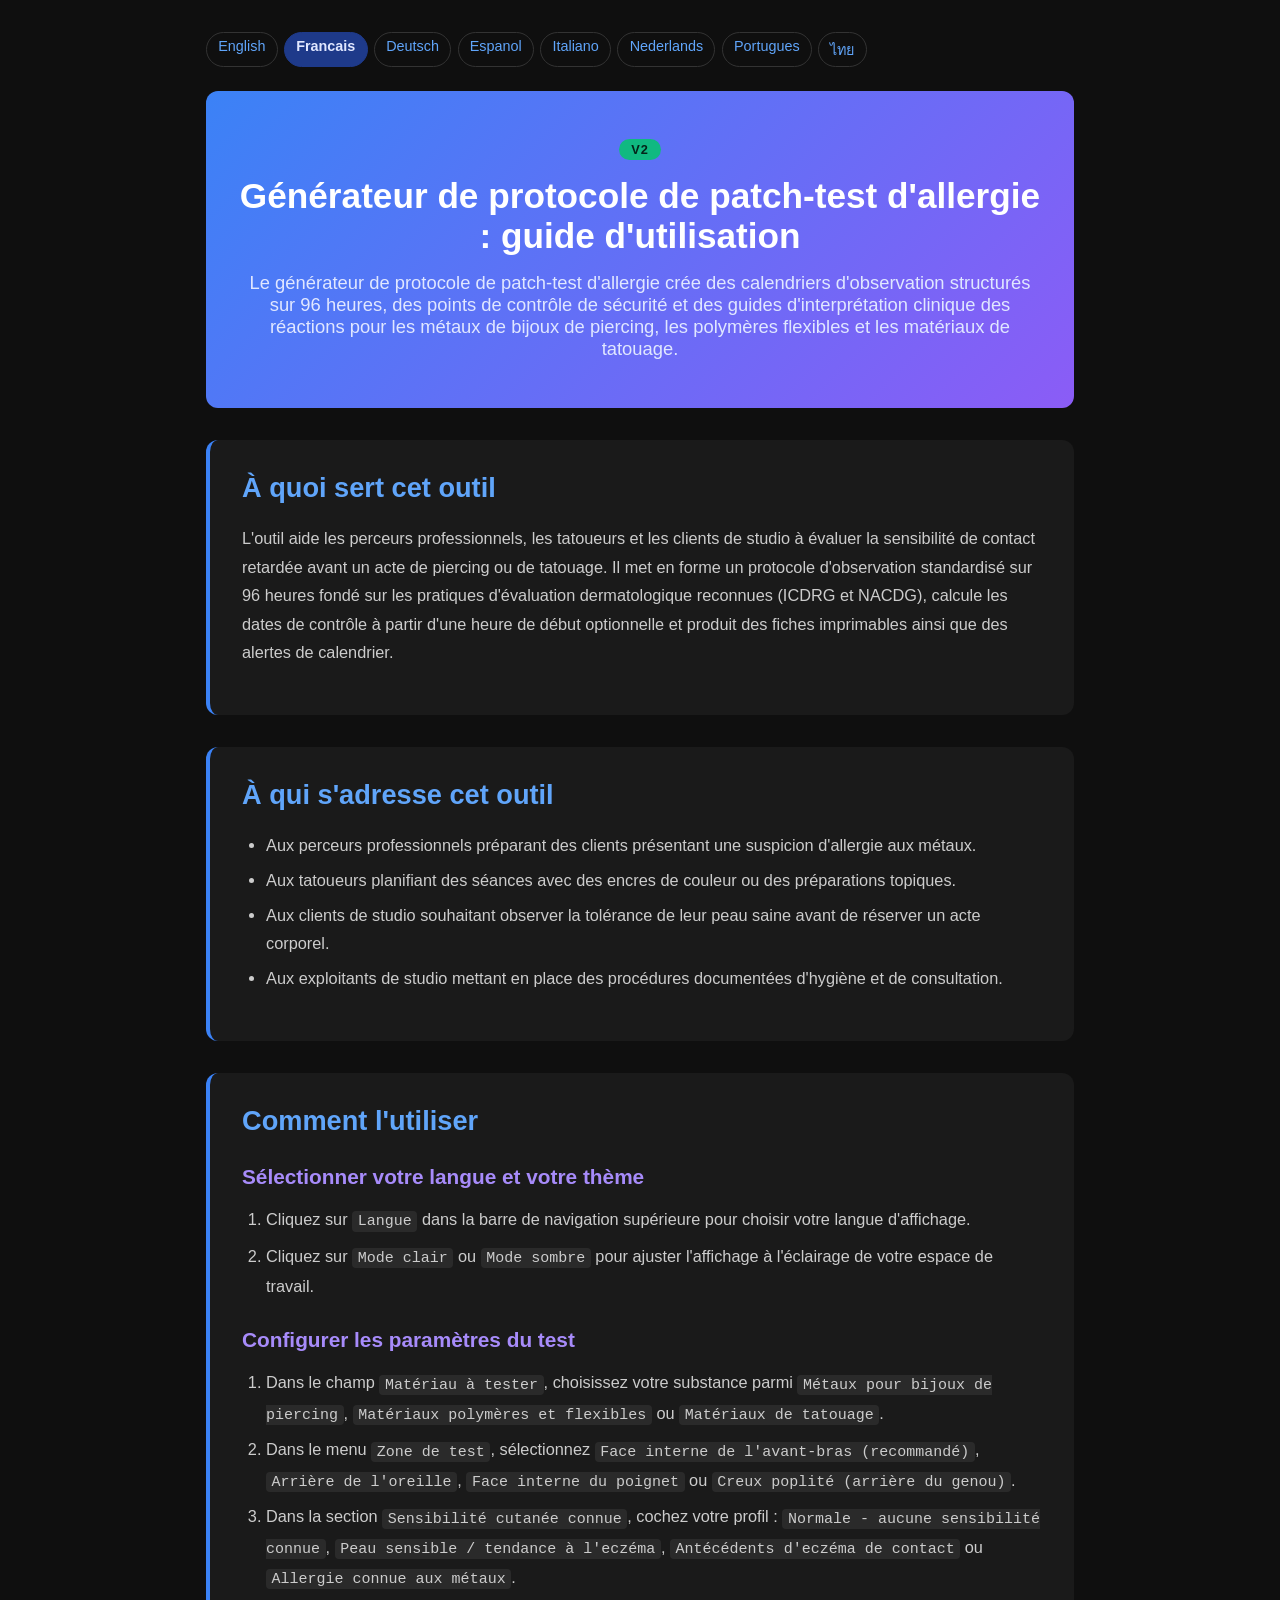
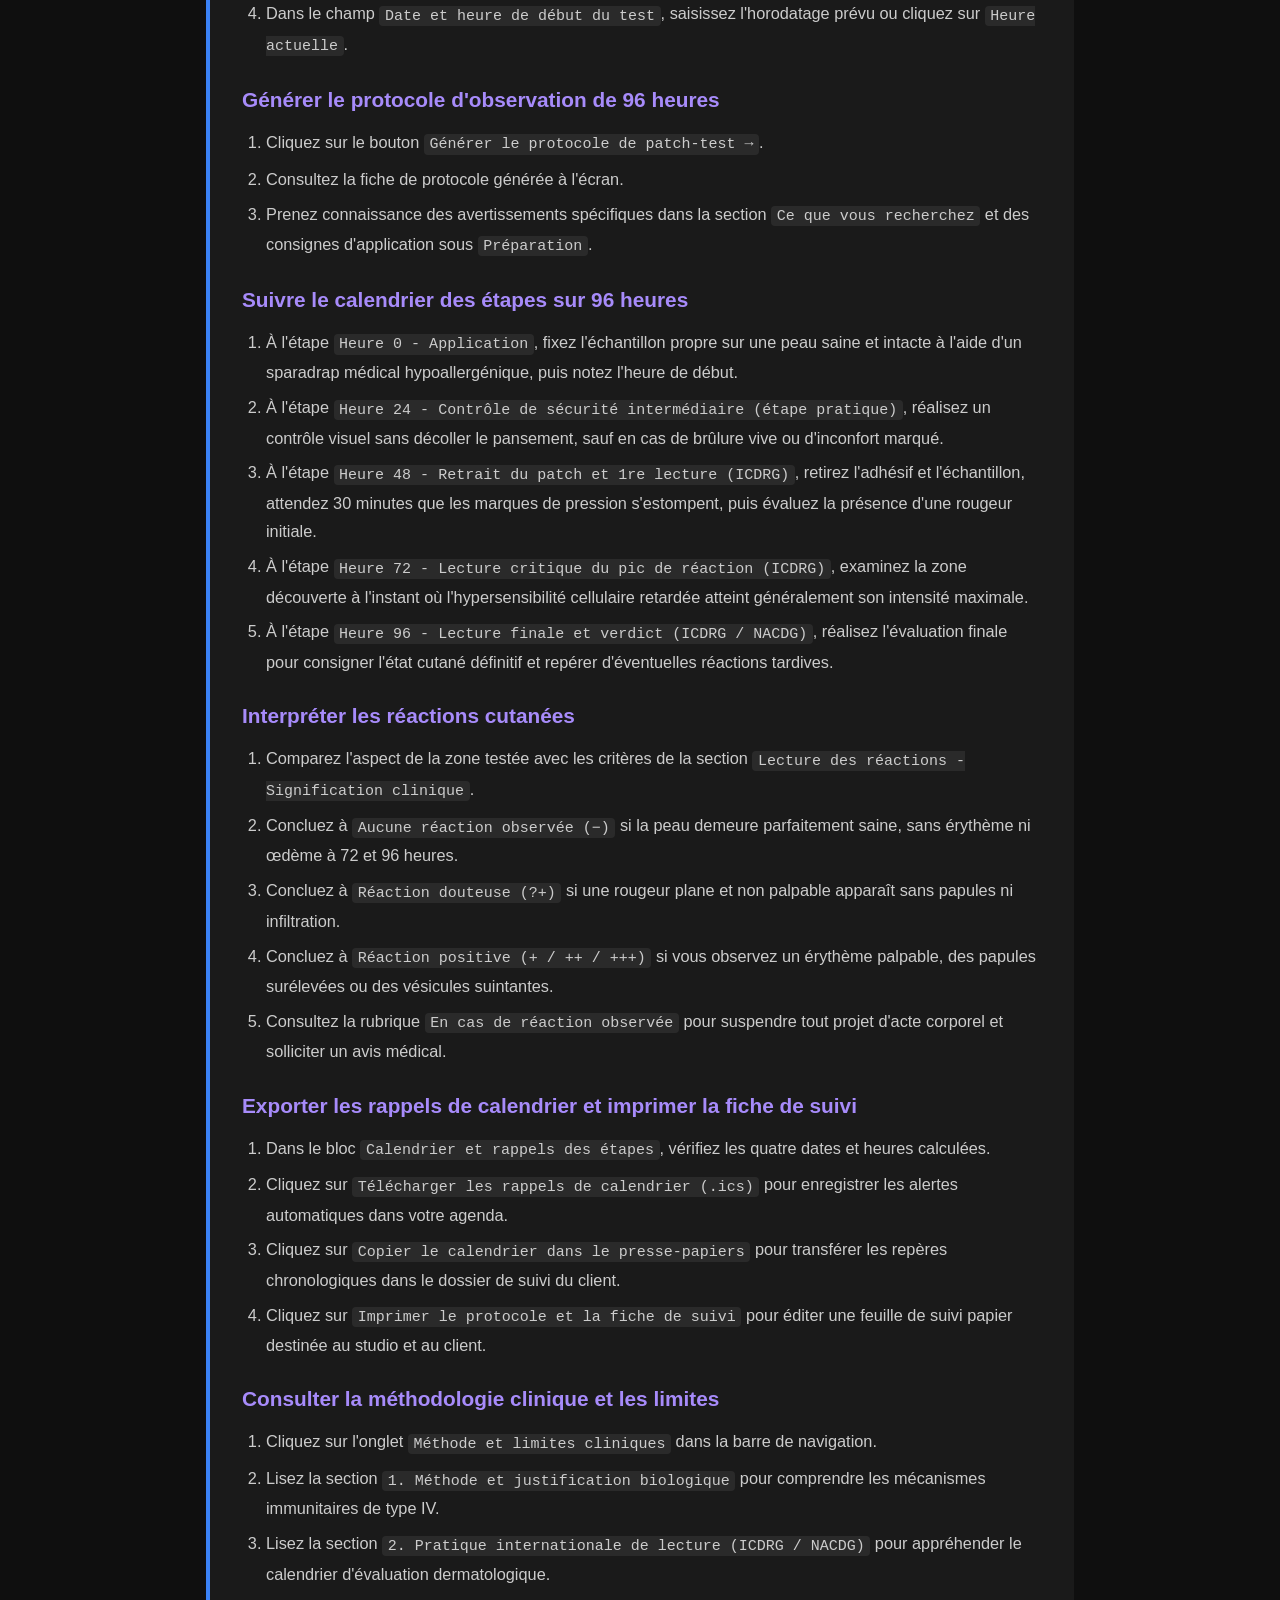
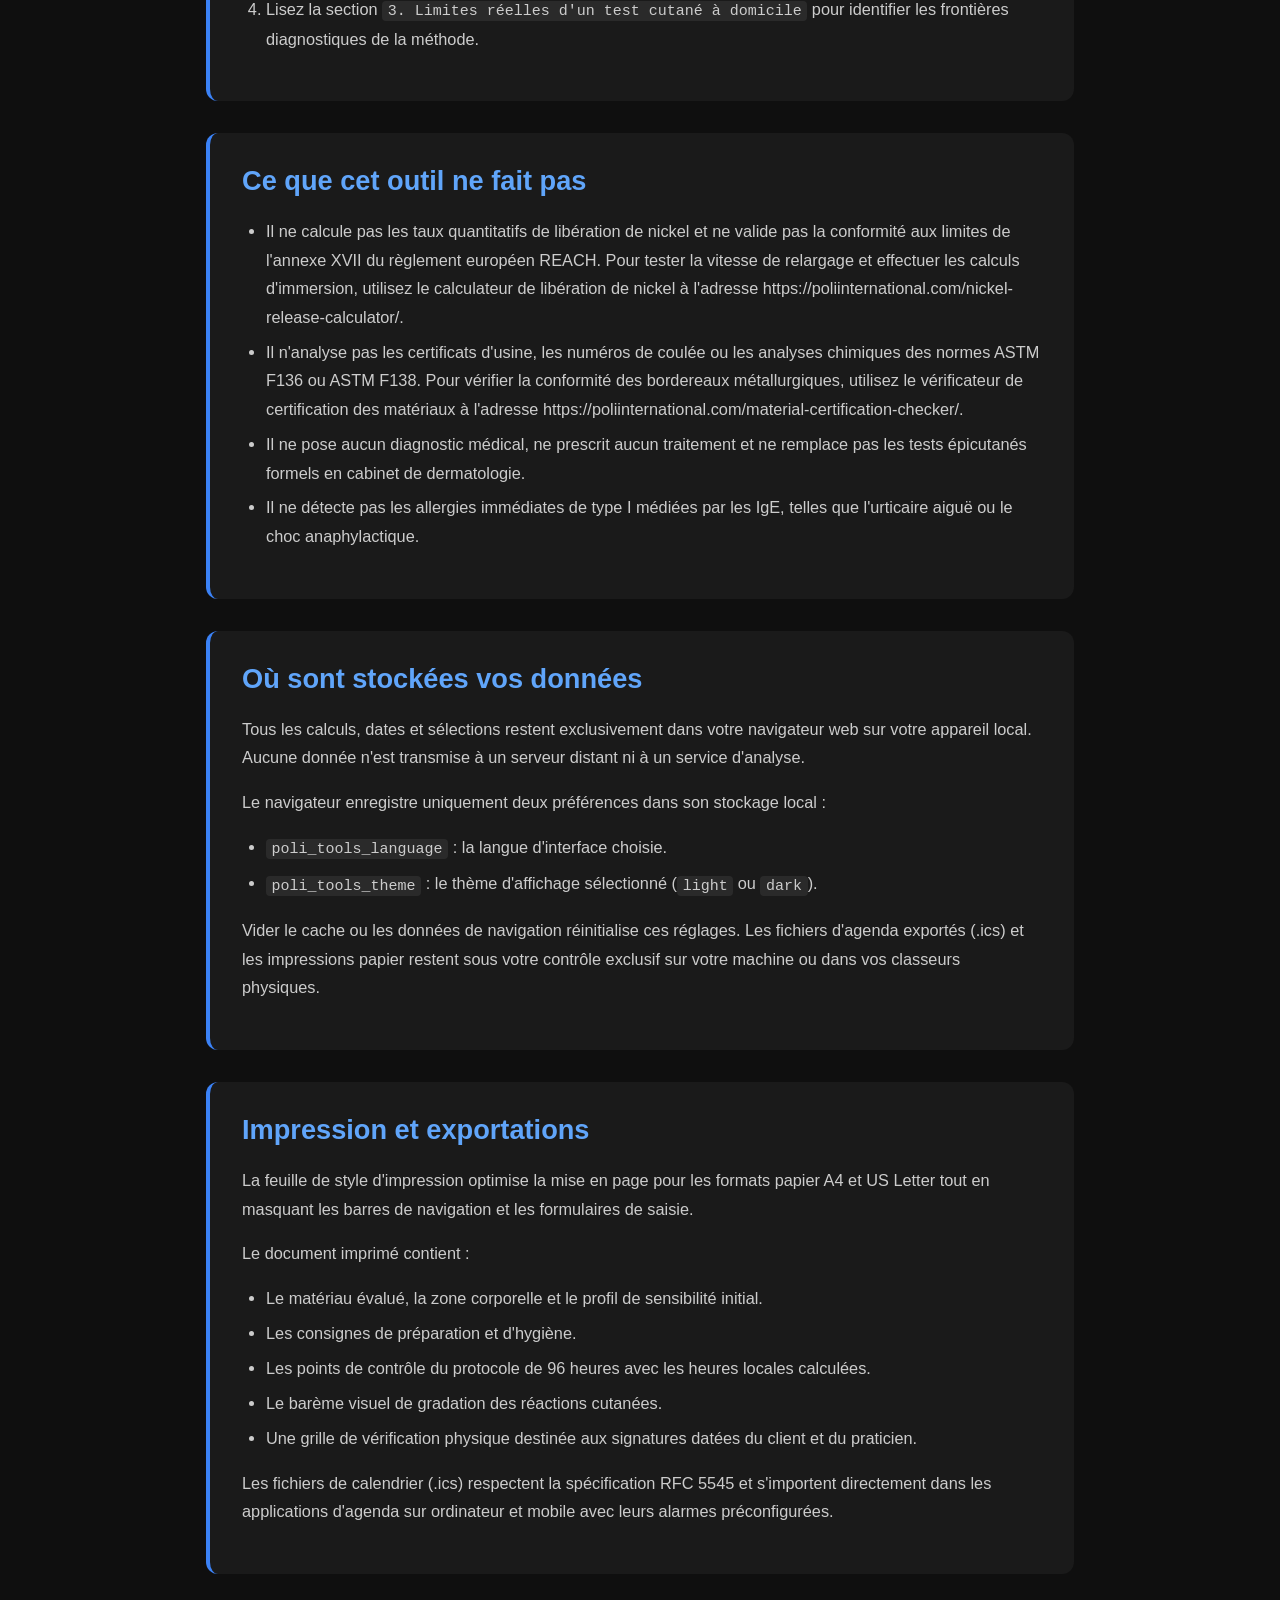
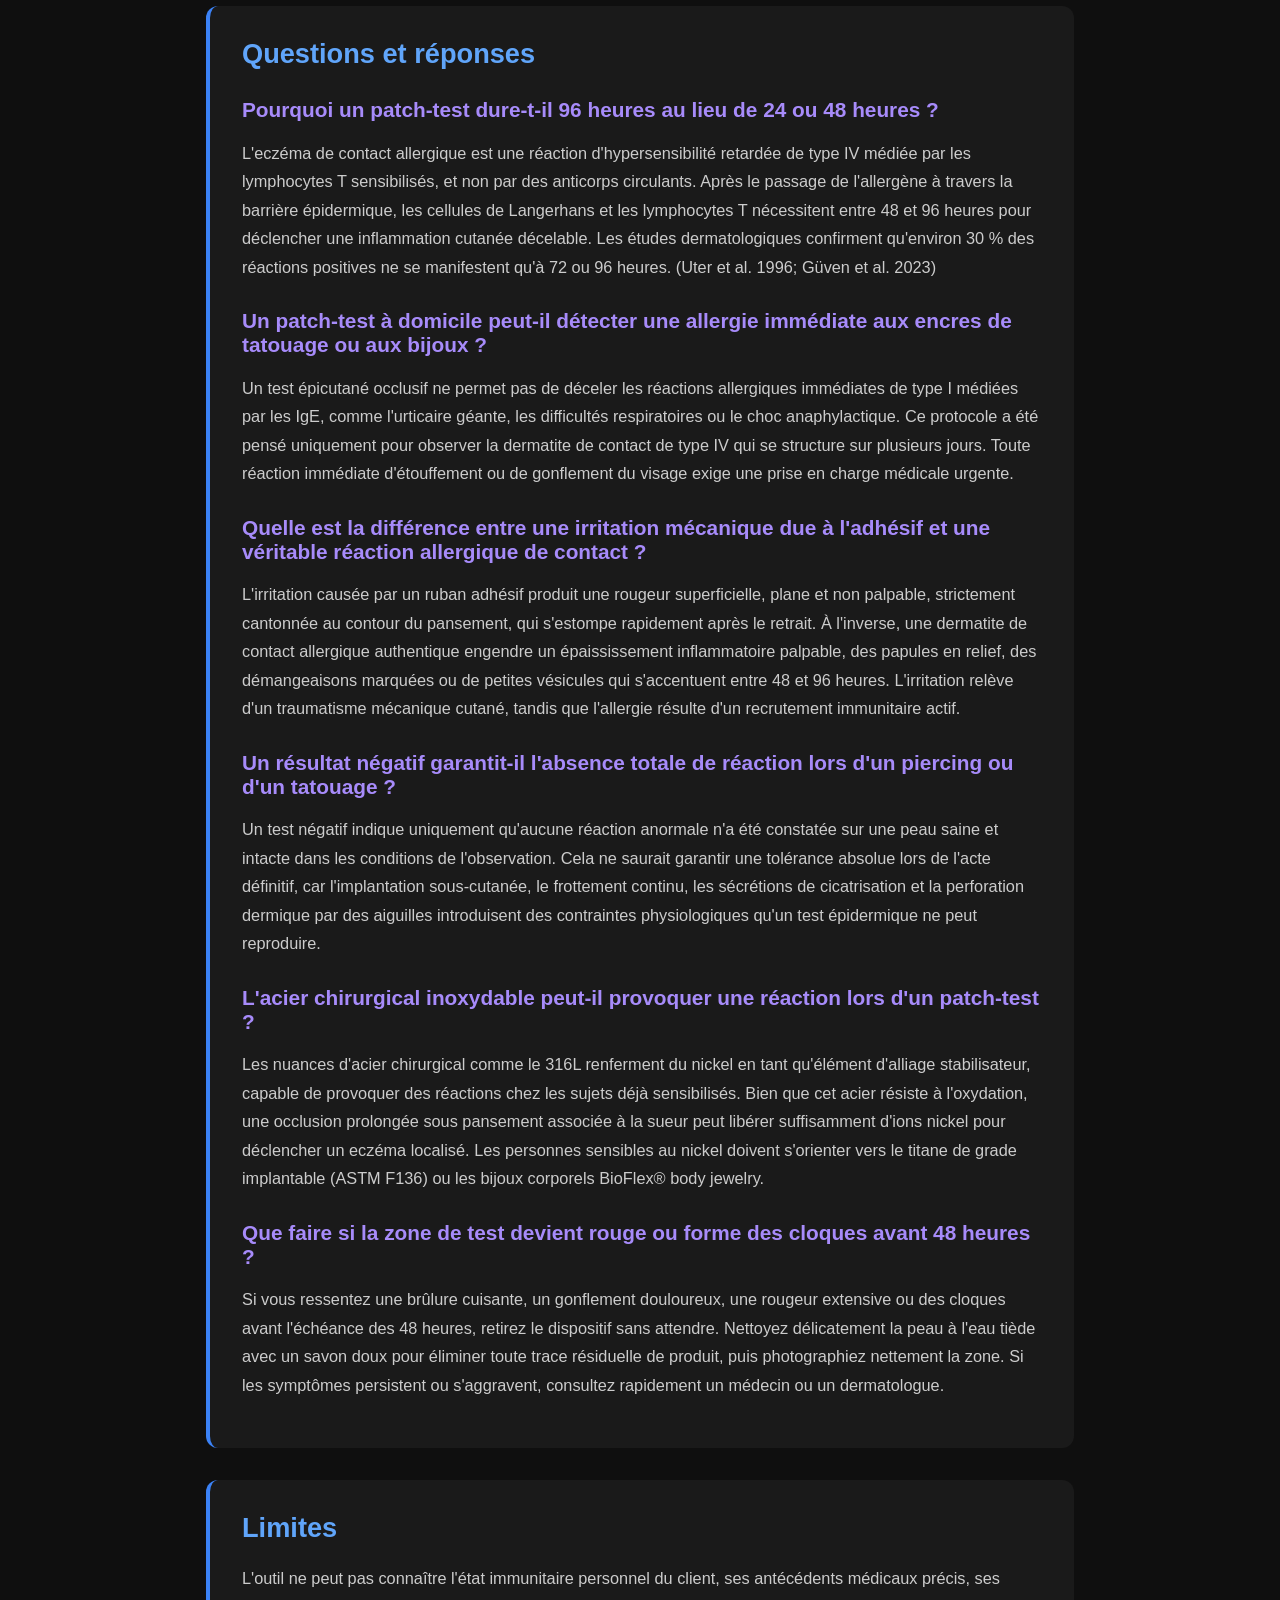
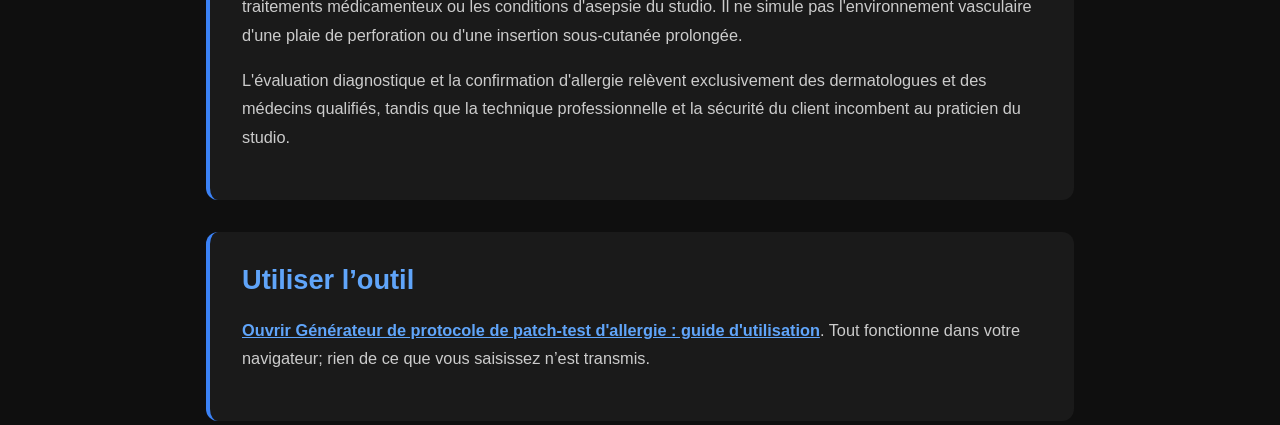
<file: documentation-fr.html>
<!DOCTYPE html>
<html lang="fr">
<head><meta name="robots" content="noindex,nofollow">
    <meta charset="UTF-8">
    <meta name="viewport" content="width=device-width, initial-scale=1.0">
    <title>Générateur de protocole de patch-test d'allergie : guide d'utilisation Documentation | Poli International</title>
    <meta name="description" content="Le générateur de protocole de patch-test d'allergie crée des calendriers d'observation structurés sur 96 heures, des points de contrôle de sécurité et des guides d'interprétation clinique des réactions pour les métaux de bijoux de piercing, les polymères flexibles et les matériaux de tatouage.">
    <link rel="canonical" href="https://poliinternational.com/allergy-patch-test/">
    <style>
        body { background: #0f0f0f; color: #fff; font-family: -apple-system, BlinkMacSystemFont, "Segoe UI", Roboto, sans-serif; margin: 0; padding: 0; }
        body.in-iframe .doc-hero h1 { display: none; }
        * { box-sizing: border-box; }
        .entry-content { max-width: 900px; margin: 0 auto; padding: 2rem 1rem; }
        .doc-hero { background: linear-gradient(135deg, #3B82F6, #8B5CF6); padding: 3rem 2rem; text-align: center; border-radius: 0.75rem; margin-bottom: 2rem; }
        .doc-hero h1 { font-size: 2.2rem; margin: 0 0 1rem; font-weight: 700; }
        .doc-hero p { font-size: 1.15rem; color: #E0E7FF; margin: 0; }
        .doc-hero .v2 { display: inline-block; margin-bottom: 1rem; padding: 0.2rem 0.75rem; border-radius: 999px; background: #10B981; color: #04241a; font-weight: 800; font-size: 0.8rem; letter-spacing: 0.08em; }
        .doc-section { margin: 2rem 0; padding: 2rem; background: #1a1a1a; border-radius: 0.75rem; border-left: 4px solid #3B82F6; }
        .doc-section h2 { color: #60A5FA; font-size: 1.7rem; margin: 0 0 1.25rem; font-weight: 600; }
        .doc-section h3 { color: #A78BFA; font-size: 1.3rem; margin: 1.75rem 0 0.75rem; font-weight: 600; }
        .doc-section p, .doc-section li { color: #ccc; line-height: 1.75; font-size: 1.02rem; }
        .doc-section ul, .doc-section ol { padding-left: 1.5rem; }
        .doc-section li { margin: 0.4rem 0; }
        .doc-section code { background: #2a2a2a; padding: 0.1rem 0.35rem; border-radius: 0.25rem; font-size: 0.92em; }
        .doc-section a { color: #60A5FA; font-weight: 600; }
        .highlight-box { background: linear-gradient(135deg, #1E3A8A, #4C1D95); padding: 1.25rem 1.5rem; border-radius: 0.5rem; margin: 1.5rem 0; border-left: 4px solid #10B981; }
        .highlight-box p { color: #E0E7FF; margin: 0; }
        table { width: 100%; border-collapse: collapse; margin: 1.5rem 0; }
        th, td { padding: 0.75rem; text-align: left; border: 1px solid #333; vertical-align: top; }
        th { background: #2a2a2a; color: #60A5FA; }
        td { color: #ccc; }
        .doc-langs { display: flex; flex-wrap: wrap; gap: 0.4rem; margin: 0 0 1.5rem; font-size: 0.9rem; }
        .doc-langs a, .doc-langs span { padding: 0.3rem 0.7rem; border-radius: 999px; border: 1px solid #333; text-decoration: none; }
        .doc-langs a { color: #60A5FA; }
        .doc-langs span { background: #1E3A8A; color: #E0E7FF; border-color: #1E3A8A; font-weight: 700; }
    </style>
</head>
<body>
<script>if (window.self !== window.top) document.body.classList.add('in-iframe');</script>
    <div class="entry-content">
        <nav class="doc-langs" aria-label="Documentation language"><a lang="en" href="documentation.html">English</a><span lang="fr">Francais</span><a lang="de" href="documentation-de.html">Deutsch</a><a lang="es" href="documentation-es.html">Espanol</a><a lang="it" href="documentation-it.html">Italiano</a><a lang="nl" href="documentation-nl.html">Nederlands</a><a lang="pt" href="documentation-pt.html">Portugues</a><a lang="th" href="documentation-th.html">ไทย</a></nav>
        <div class="doc-hero">
            <span class="v2">V2</span>
            <h1>Générateur de protocole de patch-test d'allergie : guide d'utilisation</h1>
            <p>Le générateur de protocole de patch-test d'allergie crée des calendriers d'observation structurés sur 96 heures, des points de contrôle de sécurité et des guides d'interprétation clinique des réactions pour les métaux de bijoux de piercing, les polymères flexibles et les matériaux de tatouage.</p>
        </div>
        <div class="doc-section">
        <h2>À quoi sert cet outil</h2>
        <p>L'outil aide les perceurs professionnels, les tatoueurs et les clients de studio à évaluer la sensibilité de contact retardée avant un acte de piercing ou de tatouage. Il met en forme un protocole d'observation standardisé sur 96 heures fondé sur les pratiques d'évaluation dermatologique reconnues (ICDRG et NACDG), calcule les dates de contrôle à partir d'une heure de début optionnelle et produit des fiches imprimables ainsi que des alertes de calendrier.</p>
        </div>
        <div class="doc-section">
        <h2>À qui s'adresse cet outil</h2>
        <ul>
        <li>Aux perceurs professionnels préparant des clients présentant une suspicion d'allergie aux métaux.</li>
        <li>Aux tatoueurs planifiant des séances avec des encres de couleur ou des préparations topiques.</li>
        <li>Aux clients de studio souhaitant observer la tolérance de leur peau saine avant de réserver un acte corporel.</li>
        <li>Aux exploitants de studio mettant en place des procédures documentées d'hygiène et de consultation.</li>
        </ul>
        </div>
        <div class="doc-section">
        <h2>Comment l'utiliser</h2>
        <h3>Sélectionner votre langue et votre thème</h3>
        <ol>
        <li>Cliquez sur <code>Langue</code> dans la barre de navigation supérieure pour choisir votre langue d'affichage.</li>
        <li>Cliquez sur <code>Mode clair</code> ou <code>Mode sombre</code> pour ajuster l'affichage à l'éclairage de votre espace de travail.</li>
        </ol>
        <h3>Configurer les paramètres du test</h3>
        <ol>
        <li>Dans le champ <code>Matériau à tester</code>, choisissez votre substance parmi <code>Métaux pour bijoux de piercing</code>, <code>Matériaux polymères et flexibles</code> ou <code>Matériaux de tatouage</code>.</li>
        <li>Dans le menu <code>Zone de test</code>, sélectionnez <code>Face interne de l'avant-bras (recommandé)</code>, <code>Arrière de l'oreille</code>, <code>Face interne du poignet</code> ou <code>Creux poplité (arrière du genou)</code>.</li>
        <li>Dans la section <code>Sensibilité cutanée connue</code>, cochez votre profil : <code>Normale - aucune sensibilité connue</code>, <code>Peau sensible / tendance à l'eczéma</code>, <code>Antécédents d'eczéma de contact</code> ou <code>Allergie connue aux métaux</code>.</li>
        <li>Dans le champ <code>Date et heure de début du test</code>, saisissez l'horodatage prévu ou cliquez sur <code>Heure actuelle</code>.</li>
        </ol>
        <h3>Générer le protocole d'observation de 96 heures</h3>
        <ol>
        <li>Cliquez sur le bouton <code>Générer le protocole de patch-test →</code>.</li>
        <li>Consultez la fiche de protocole générée à l'écran.</li>
        <li>Prenez connaissance des avertissements spécifiques dans la section <code>Ce que vous recherchez</code> et des consignes d'application sous <code>Préparation</code>.</li>
        </ol>
        <h3>Suivre le calendrier des étapes sur 96 heures</h3>
        <ol>
        <li>À l'étape <code>Heure 0 - Application</code>, fixez l'échantillon propre sur une peau saine et intacte à l'aide d'un sparadrap médical hypoallergénique, puis notez l'heure de début.</li>
        <li>À l'étape <code>Heure 24 - Contrôle de sécurité intermédiaire (étape pratique)</code>, réalisez un contrôle visuel sans décoller le pansement, sauf en cas de brûlure vive ou d'inconfort marqué.</li>
        <li>À l'étape <code>Heure 48 - Retrait du patch et 1re lecture (ICDRG)</code>, retirez l'adhésif et l'échantillon, attendez 30 minutes que les marques de pression s'estompent, puis évaluez la présence d'une rougeur initiale.</li>
        <li>À l'étape <code>Heure 72 - Lecture critique du pic de réaction (ICDRG)</code>, examinez la zone découverte à l'instant où l'hypersensibilité cellulaire retardée atteint généralement son intensité maximale.</li>
        <li>À l'étape <code>Heure 96 - Lecture finale et verdict (ICDRG / NACDG)</code>, réalisez l'évaluation finale pour consigner l'état cutané définitif et repérer d'éventuelles réactions tardives.</li>
        </ol>
        <h3>Interpréter les réactions cutanées</h3>
        <ol>
        <li>Comparez l'aspect de la zone testée avec les critères de la section <code>Lecture des réactions - Signification clinique</code>.</li>
        <li>Concluez à <code>Aucune réaction observée (−)</code> si la peau demeure parfaitement saine, sans érythème ni œdème à 72 et 96 heures.</li>
        <li>Concluez à <code>Réaction douteuse (?+)</code> si une rougeur plane et non palpable apparaît sans papules ni infiltration.</li>
        <li>Concluez à <code>Réaction positive (+ / ++ / +++)</code> si vous observez un érythème palpable, des papules surélevées ou des vésicules suintantes.</li>
        <li>Consultez la rubrique <code>En cas de réaction observée</code> pour suspendre tout projet d'acte corporel et solliciter un avis médical.</li>
        </ol>
        <h3>Exporter les rappels de calendrier et imprimer la fiche de suivi</h3>
        <ol>
        <li>Dans le bloc <code>Calendrier et rappels des étapes</code>, vérifiez les quatre dates et heures calculées.</li>
        <li>Cliquez sur <code>Télécharger les rappels de calendrier (.ics)</code> pour enregistrer les alertes automatiques dans votre agenda.</li>
        <li>Cliquez sur <code>Copier le calendrier dans le presse-papiers</code> pour transférer les repères chronologiques dans le dossier de suivi du client.</li>
        <li>Cliquez sur <code>Imprimer le protocole et la fiche de suivi</code> pour éditer une feuille de suivi papier destinée au studio et au client.</li>
        </ol>
        <h3>Consulter la méthodologie clinique et les limites</h3>
        <ol>
        <li>Cliquez sur l'onglet <code>Méthode et limites cliniques</code> dans la barre de navigation.</li>
        <li>Lisez la section <code>1. Méthode et justification biologique</code> pour comprendre les mécanismes immunitaires de type IV.</li>
        <li>Lisez la section <code>2. Pratique internationale de lecture (ICDRG / NACDG)</code> pour appréhender le calendrier d'évaluation dermatologique.</li>
        <li>Lisez la section <code>3. Limites réelles d'un test cutané à domicile</code> pour identifier les frontières diagnostiques de la méthode.</li>
        </ol>
        </div>
        <div class="doc-section">
        <h2>Ce que cet outil ne fait pas</h2>
        <ul>
        <li>Il ne calcule pas les taux quantitatifs de libération de nickel et ne valide pas la conformité aux limites de l'annexe XVII du règlement européen REACH. Pour tester la vitesse de relargage et effectuer les calculs d'immersion, utilisez le calculateur de libération de nickel à l'adresse https://poliinternational.com/nickel-release-calculator/.</li>
        <li>Il n'analyse pas les certificats d'usine, les numéros de coulée ou les analyses chimiques des normes ASTM F136 ou ASTM F138. Pour vérifier la conformité des bordereaux métallurgiques, utilisez le vérificateur de certification des matériaux à l'adresse https://poliinternational.com/material-certification-checker/.</li>
        <li>Il ne pose aucun diagnostic médical, ne prescrit aucun traitement et ne remplace pas les tests épicutanés formels en cabinet de dermatologie.</li>
        <li>Il ne détecte pas les allergies immédiates de type I médiées par les IgE, telles que l'urticaire aiguë ou le choc anaphylactique.</li>
        </ul>
        </div>
        <div class="doc-section">
        <h2>Où sont stockées vos données</h2>
        <p>Tous les calculs, dates et sélections restent exclusivement dans votre navigateur web sur votre appareil local. Aucune donnée n'est transmise à un serveur distant ni à un service d'analyse.</p>
        <p>Le navigateur enregistre uniquement deux préférences dans son stockage local :</p>
        <ul>
        <li><code>poli_tools_language</code> : la langue d'interface choisie.</li>
        <li><code>poli_tools_theme</code> : le thème d'affichage sélectionné (<code>light</code> ou <code>dark</code>).</li>
        </ul>
        <p>Vider le cache ou les données de navigation réinitialise ces réglages. Les fichiers d'agenda exportés (.ics) et les impressions papier restent sous votre contrôle exclusif sur votre machine ou dans vos classeurs physiques.</p>
        </div>
        <div class="doc-section">
        <h2>Impression et exportations</h2>
        <p>La feuille de style d'impression optimise la mise en page pour les formats papier A4 et US Letter tout en masquant les barres de navigation et les formulaires de saisie.</p>
        <p>Le document imprimé contient :</p>
        <ul>
        <li>Le matériau évalué, la zone corporelle et le profil de sensibilité initial.</li>
        <li>Les consignes de préparation et d'hygiène.</li>
        <li>Les points de contrôle du protocole de 96 heures avec les heures locales calculées.</li>
        <li>Le barème visuel de gradation des réactions cutanées.</li>
        <li>Une grille de vérification physique destinée aux signatures datées du client et du praticien.</li>
        </ul>
        <p>Les fichiers de calendrier (.ics) respectent la spécification RFC 5545 et s'importent directement dans les applications d'agenda sur ordinateur et mobile avec leurs alarmes préconfigurées.</p>
        </div>
        <div class="doc-section">
        <h2>Questions et réponses</h2>
        <h3>Pourquoi un patch-test dure-t-il 96 heures au lieu de 24 ou 48 heures ?</h3>
        <p>L'eczéma de contact allergique est une réaction d'hypersensibilité retardée de type IV médiée par les lymphocytes T sensibilisés, et non par des anticorps circulants. Après le passage de l'allergène à travers la barrière épidermique, les cellules de Langerhans et les lymphocytes T nécessitent entre 48 et 96 heures pour déclencher une inflammation cutanée décelable. Les études dermatologiques confirment qu'environ 30 % des réactions positives ne se manifestent qu'à 72 ou 96 heures. (Uter et al. 1996; Güven et al. 2023)</p>
        <h3>Un patch-test à domicile peut-il détecter une allergie immédiate aux encres de tatouage ou aux bijoux ?</h3>
        <p>Un test épicutané occlusif ne permet pas de déceler les réactions allergiques immédiates de type I médiées par les IgE, comme l'urticaire géante, les difficultés respiratoires ou le choc anaphylactique. Ce protocole a été pensé uniquement pour observer la dermatite de contact de type IV qui se structure sur plusieurs jours. Toute réaction immédiate d'étouffement ou de gonflement du visage exige une prise en charge médicale urgente.</p>
        <h3>Quelle est la différence entre une irritation mécanique due à l'adhésif et une véritable réaction allergique de contact ?</h3>
        <p>L'irritation causée par un ruban adhésif produit une rougeur superficielle, plane et non palpable, strictement cantonnée au contour du pansement, qui s'estompe rapidement après le retrait. À l'inverse, une dermatite de contact allergique authentique engendre un épaississement inflammatoire palpable, des papules en relief, des démangeaisons marquées ou de petites vésicules qui s'accentuent entre 48 et 96 heures. L'irritation relève d'un traumatisme mécanique cutané, tandis que l'allergie résulte d'un recrutement immunitaire actif.</p>
        <h3>Un résultat négatif garantit-il l'absence totale de réaction lors d'un piercing ou d'un tatouage ?</h3>
        <p>Un test négatif indique uniquement qu'aucune réaction anormale n'a été constatée sur une peau saine et intacte dans les conditions de l'observation. Cela ne saurait garantir une tolérance absolue lors de l'acte définitif, car l'implantation sous-cutanée, le frottement continu, les sécrétions de cicatrisation et la perforation dermique par des aiguilles introduisent des contraintes physiologiques qu'un test épidermique ne peut reproduire.</p>
        <h3>L'acier chirurgical inoxydable peut-il provoquer une réaction lors d'un patch-test ?</h3>
        <p>Les nuances d'acier chirurgical comme le 316L renferment du nickel en tant qu'élément d'alliage stabilisateur, capable de provoquer des réactions chez les sujets déjà sensibilisés. Bien que cet acier résiste à l'oxydation, une occlusion prolongée sous pansement associée à la sueur peut libérer suffisamment d'ions nickel pour déclencher un eczéma localisé. Les personnes sensibles au nickel doivent s'orienter vers le titane de grade implantable (ASTM F136) ou les bijoux corporels BioFlex® body jewelry.</p>
        <h3>Que faire si la zone de test devient rouge ou forme des cloques avant 48 heures ?</h3>
        <p>Si vous ressentez une brûlure cuisante, un gonflement douloureux, une rougeur extensive ou des cloques avant l'échéance des 48 heures, retirez le dispositif sans attendre. Nettoyez délicatement la peau à l'eau tiède avec un savon doux pour éliminer toute trace résiduelle de produit, puis photographiez nettement la zone. Si les symptômes persistent ou s'aggravent, consultez rapidement un médecin ou un dermatologue.</p>
        </div>
        <div class="doc-section">
        <h2>Limites</h2>
        <p>L'outil ne peut pas connaître l'état immunitaire personnel du client, ses antécédents médicaux précis, ses traitements médicamenteux ou les conditions d'asepsie du studio. Il ne simule pas l'environnement vasculaire d'une plaie de perforation ou d'une insertion sous-cutanée prolongée.</p>
        <p>L'évaluation diagnostique et la confirmation d'allergie relèvent exclusivement des dermatologues et des médecins qualifiés, tandis que la technique professionnelle et la sécurité du client incombent au praticien du studio.</p>
        </div>
        <div class="doc-section">
            <h2>Utiliser l’outil</h2>
            <p><a href="https://poliinternational.com/allergy-patch-test/" target="_top">Ouvrir Générateur de protocole de patch-test d'allergie : guide d'utilisation</a>. Tout fonctionne dans votre navigateur; rien de ce que vous saisissez n’est transmis.</p>
        </div>
    </div>
</body>
</html>
</file>
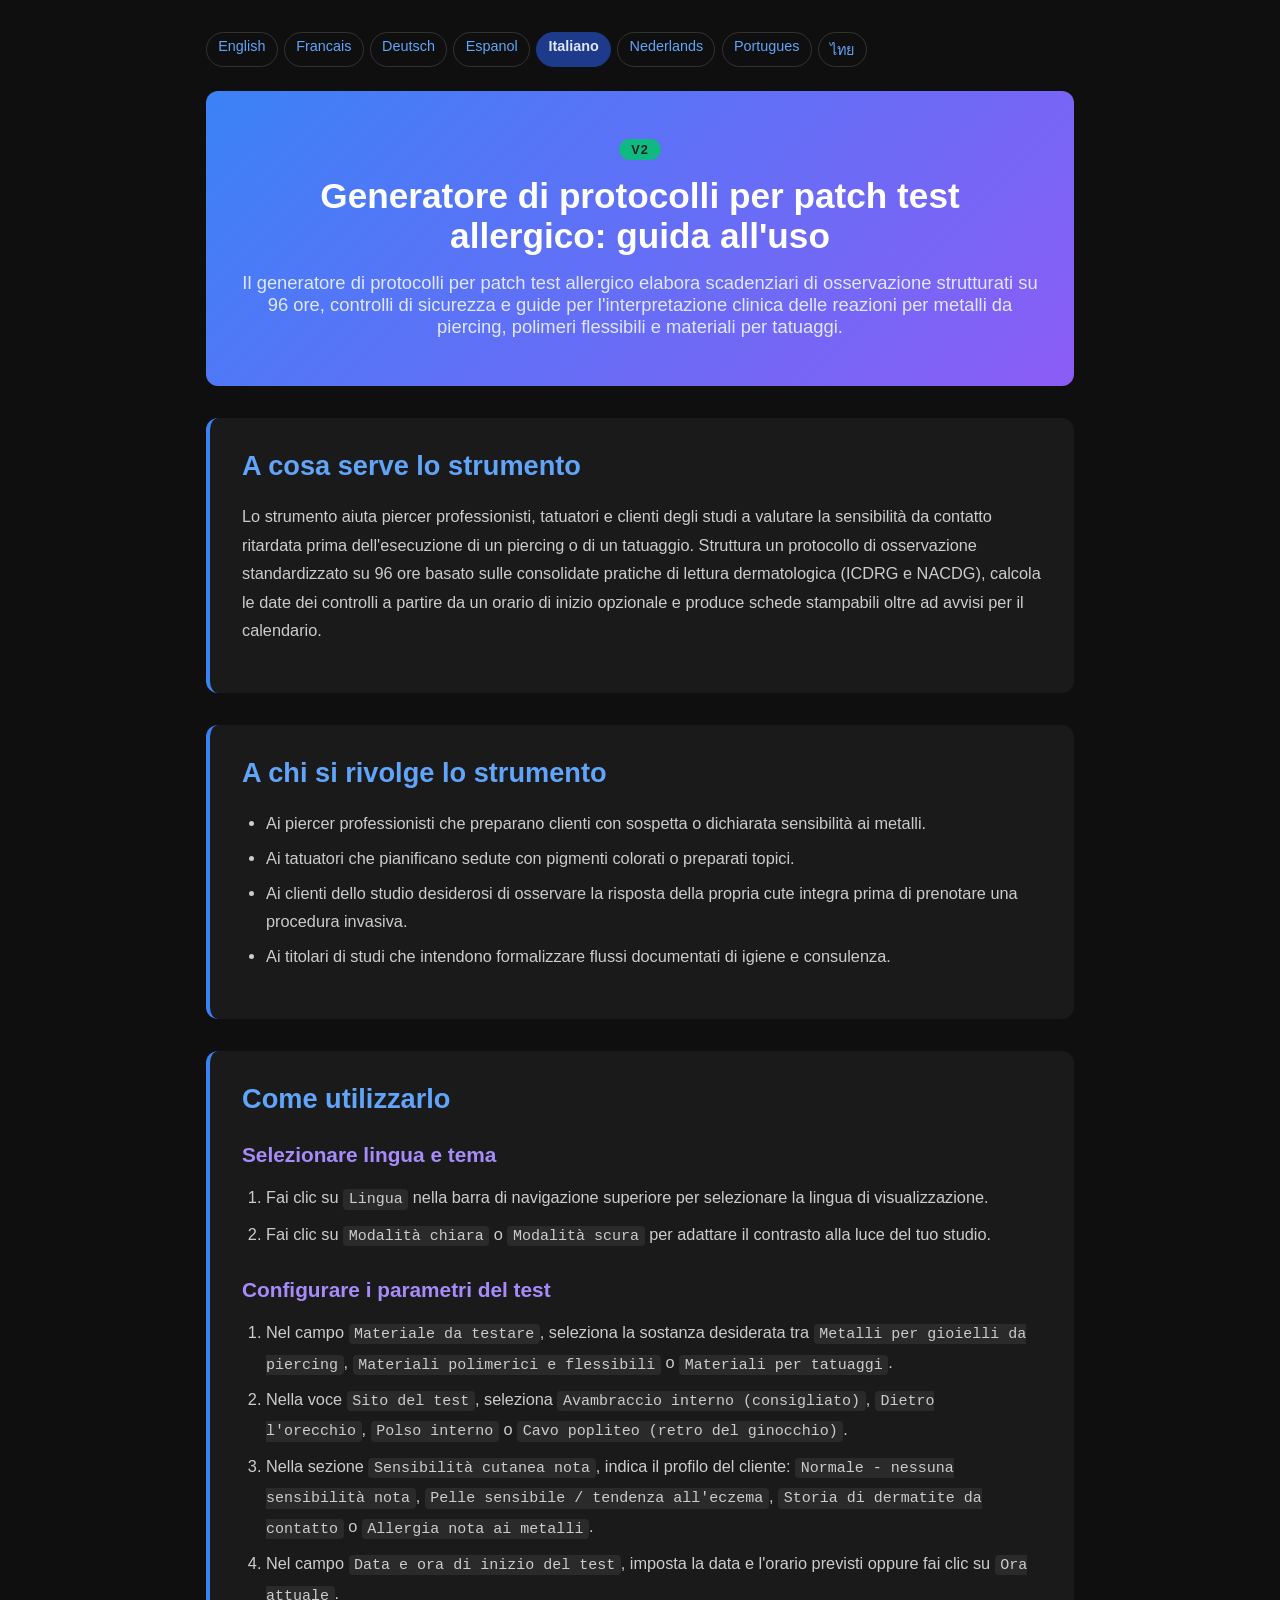
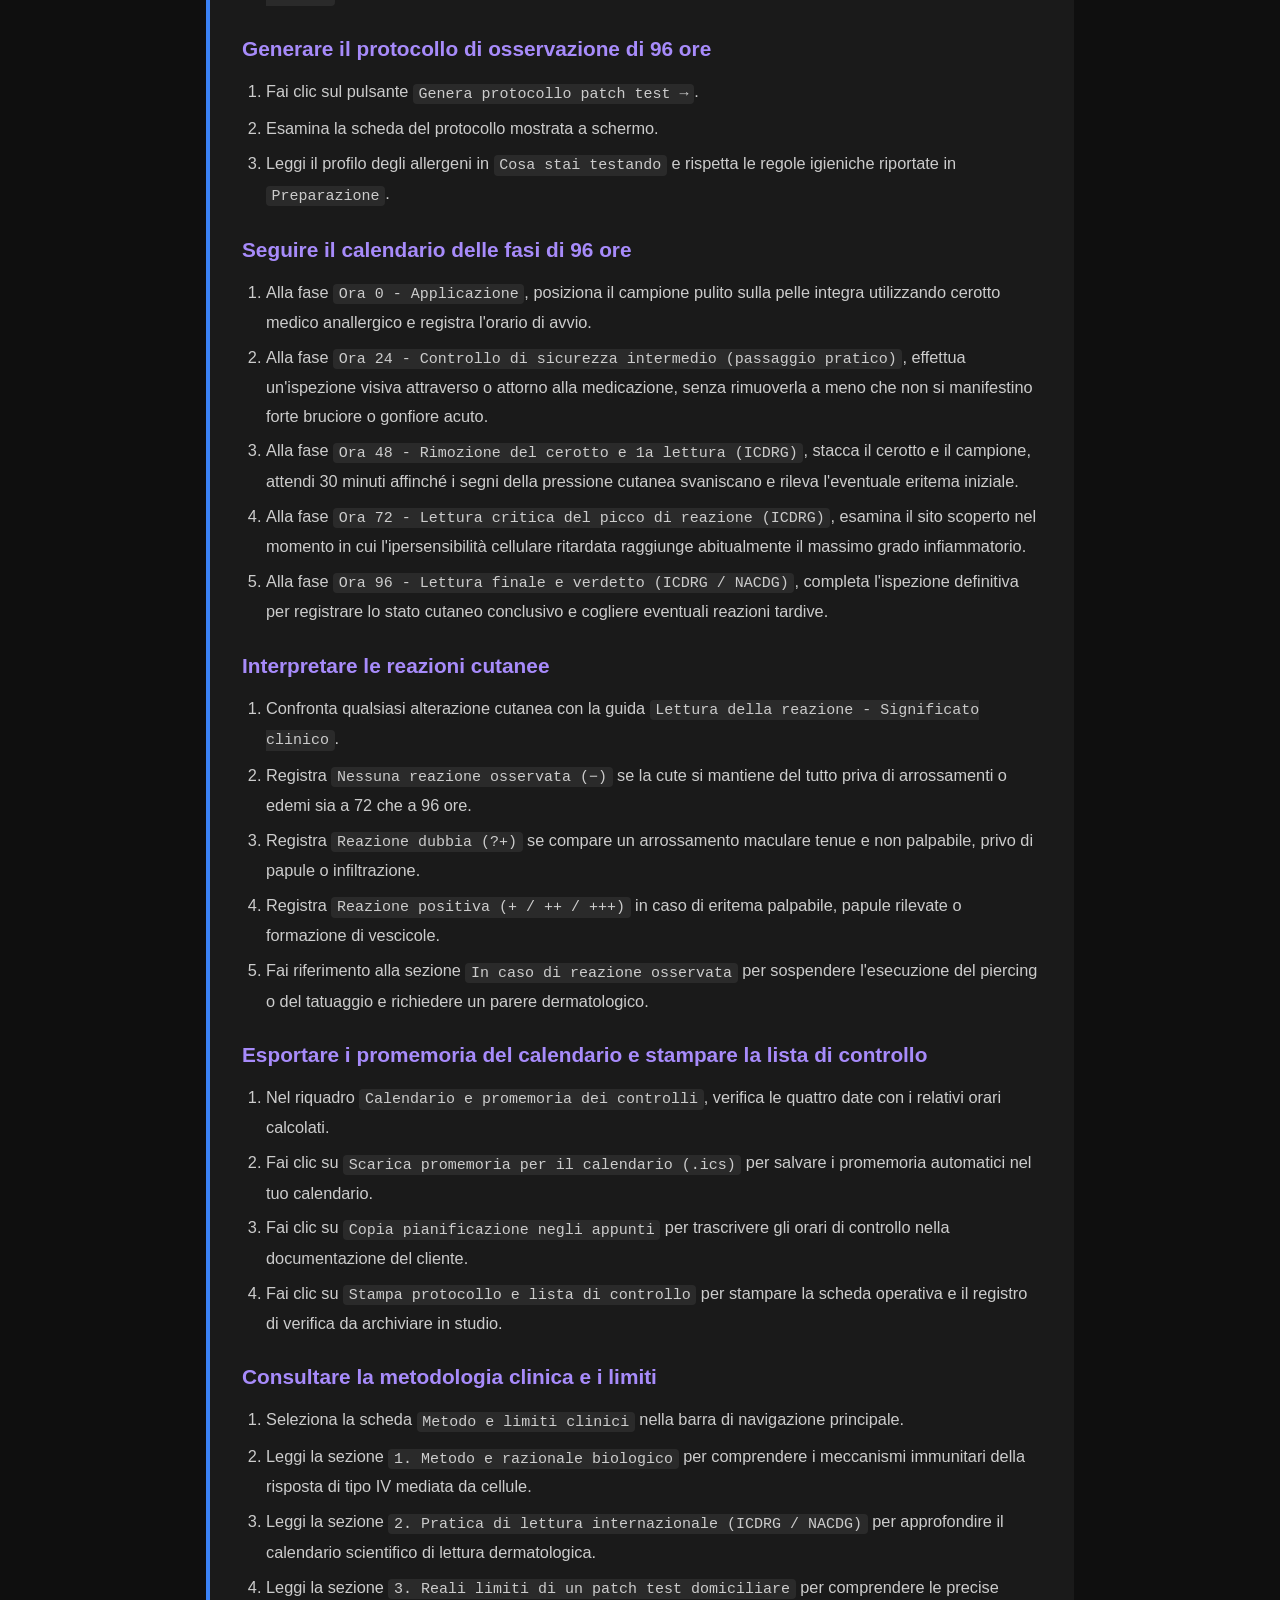
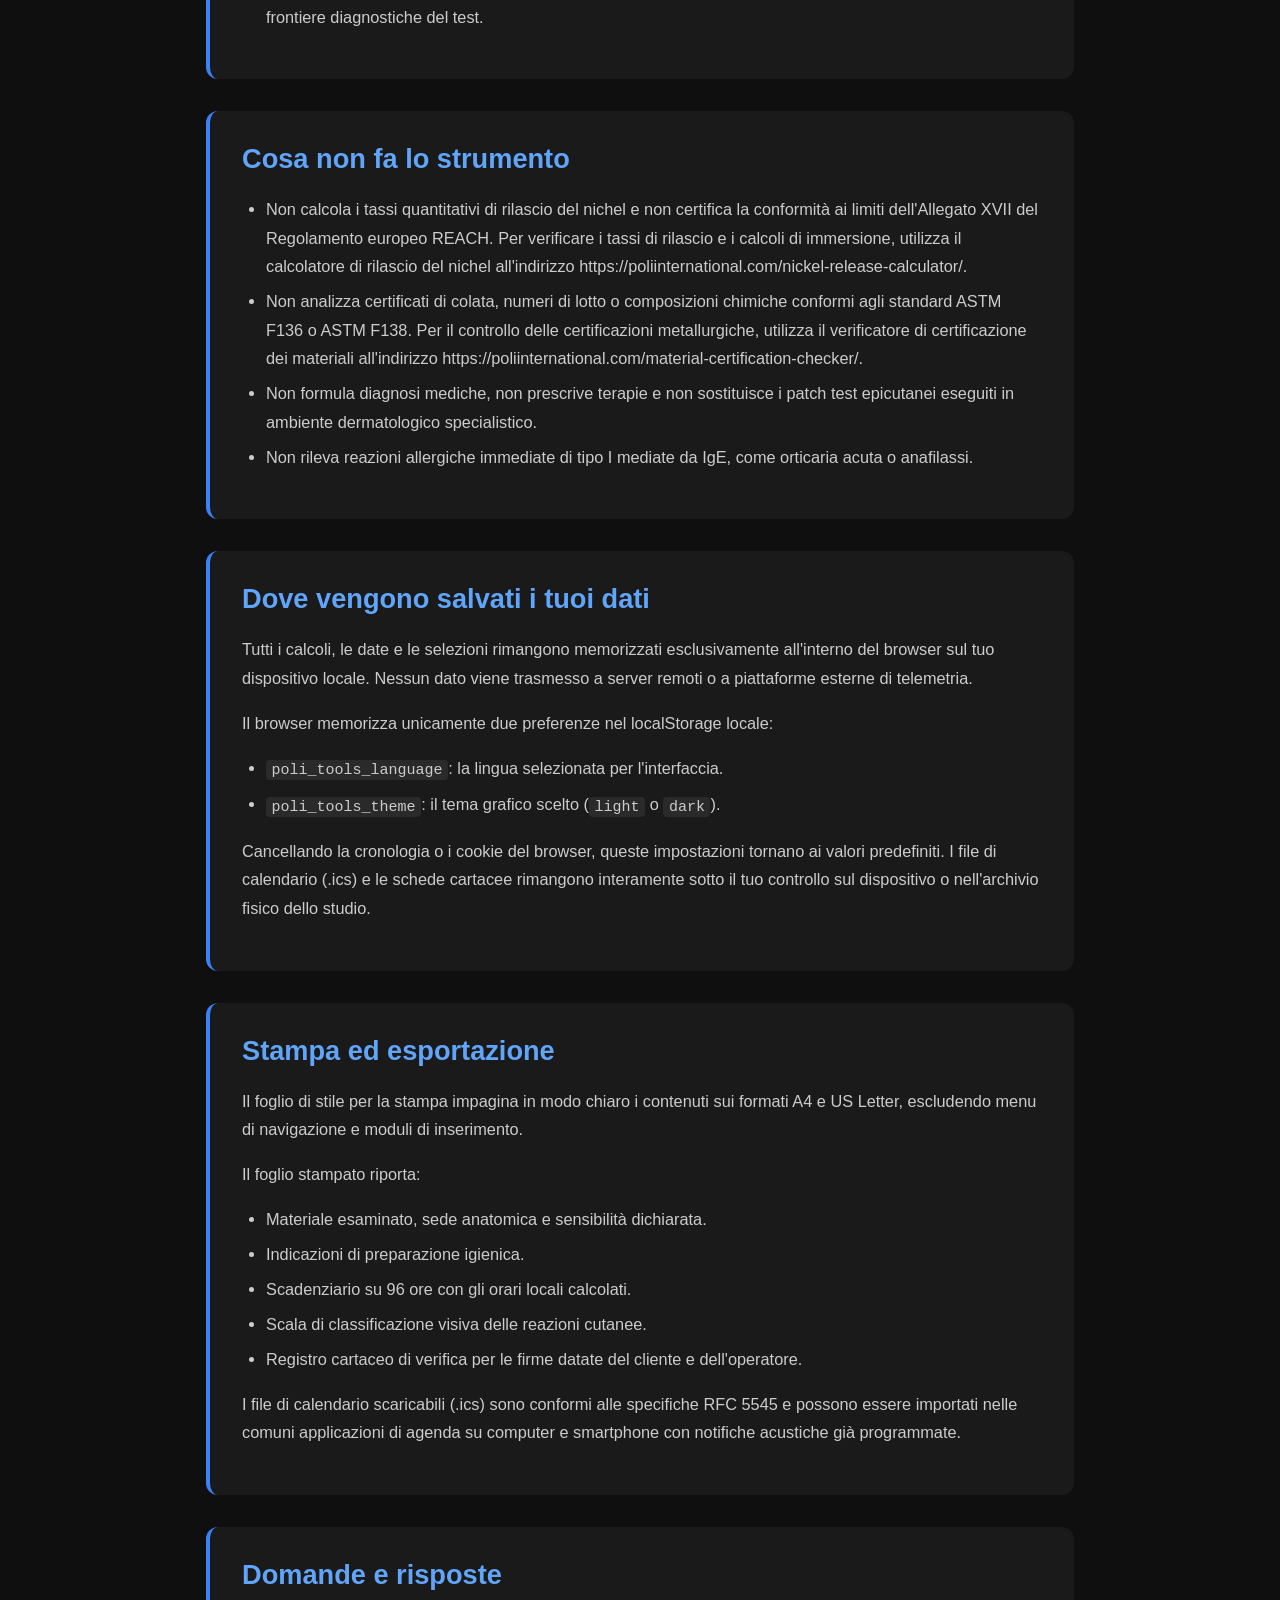
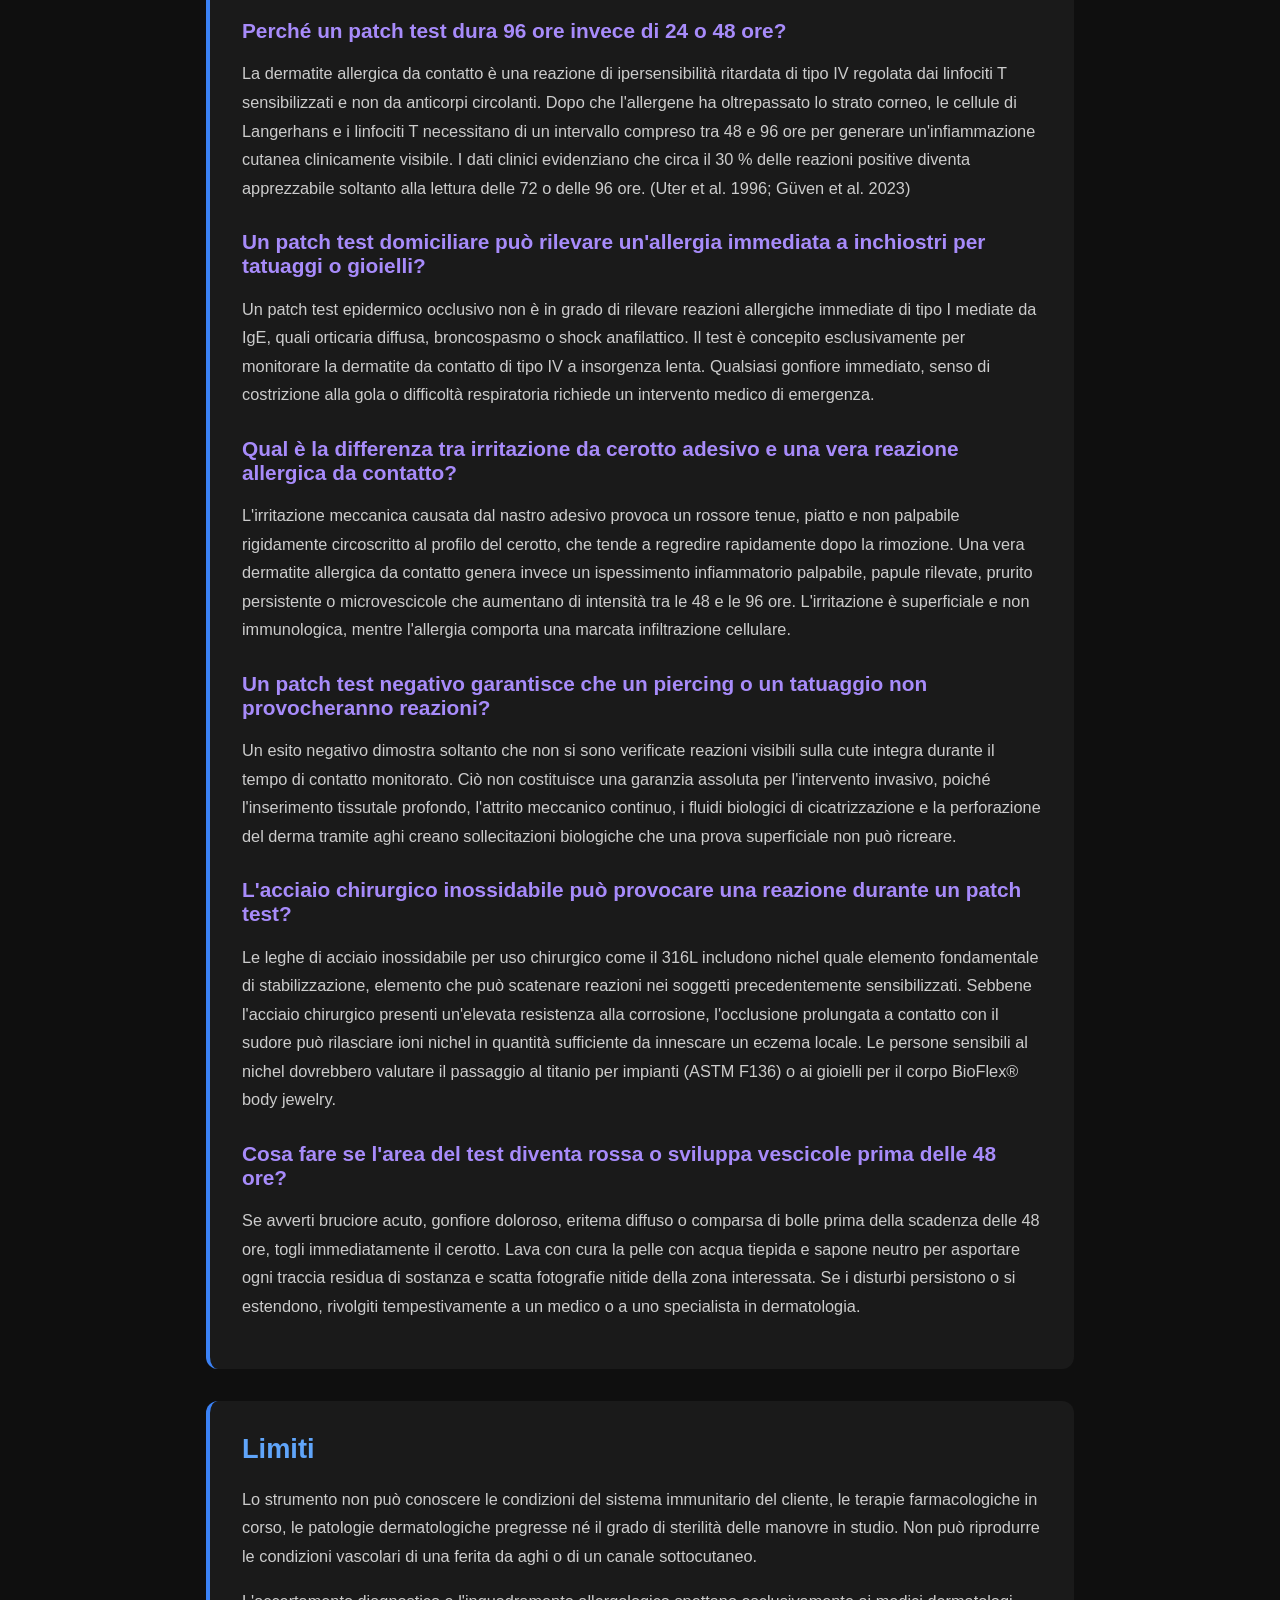
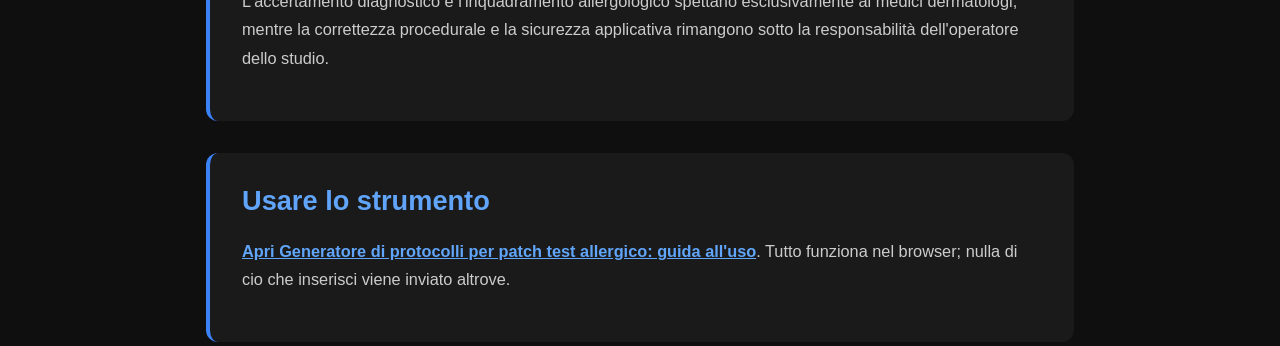
<file: documentation-it.html>
<!DOCTYPE html>
<html lang="it">
<head><meta name="robots" content="noindex,nofollow">
    <meta charset="UTF-8">
    <meta name="viewport" content="width=device-width, initial-scale=1.0">
    <title>Generatore di protocolli per patch test allergico: guida all'uso Documentazione | Poli International</title>
    <meta name="description" content="Il generatore di protocolli per patch test allergico elabora scadenziari di osservazione strutturati su 96 ore, controlli di sicurezza e guide per l'interpretazione clinica delle reazioni per metalli da piercing, polimeri flessibili e materiali per tatuaggi.">
    <link rel="canonical" href="https://poliinternational.com/allergy-patch-test/">
    <style>
        body { background: #0f0f0f; color: #fff; font-family: -apple-system, BlinkMacSystemFont, "Segoe UI", Roboto, sans-serif; margin: 0; padding: 0; }
        body.in-iframe .doc-hero h1 { display: none; }
        * { box-sizing: border-box; }
        .entry-content { max-width: 900px; margin: 0 auto; padding: 2rem 1rem; }
        .doc-hero { background: linear-gradient(135deg, #3B82F6, #8B5CF6); padding: 3rem 2rem; text-align: center; border-radius: 0.75rem; margin-bottom: 2rem; }
        .doc-hero h1 { font-size: 2.2rem; margin: 0 0 1rem; font-weight: 700; }
        .doc-hero p { font-size: 1.15rem; color: #E0E7FF; margin: 0; }
        .doc-hero .v2 { display: inline-block; margin-bottom: 1rem; padding: 0.2rem 0.75rem; border-radius: 999px; background: #10B981; color: #04241a; font-weight: 800; font-size: 0.8rem; letter-spacing: 0.08em; }
        .doc-section { margin: 2rem 0; padding: 2rem; background: #1a1a1a; border-radius: 0.75rem; border-left: 4px solid #3B82F6; }
        .doc-section h2 { color: #60A5FA; font-size: 1.7rem; margin: 0 0 1.25rem; font-weight: 600; }
        .doc-section h3 { color: #A78BFA; font-size: 1.3rem; margin: 1.75rem 0 0.75rem; font-weight: 600; }
        .doc-section p, .doc-section li { color: #ccc; line-height: 1.75; font-size: 1.02rem; }
        .doc-section ul, .doc-section ol { padding-left: 1.5rem; }
        .doc-section li { margin: 0.4rem 0; }
        .doc-section code { background: #2a2a2a; padding: 0.1rem 0.35rem; border-radius: 0.25rem; font-size: 0.92em; }
        .doc-section a { color: #60A5FA; font-weight: 600; }
        .highlight-box { background: linear-gradient(135deg, #1E3A8A, #4C1D95); padding: 1.25rem 1.5rem; border-radius: 0.5rem; margin: 1.5rem 0; border-left: 4px solid #10B981; }
        .highlight-box p { color: #E0E7FF; margin: 0; }
        table { width: 100%; border-collapse: collapse; margin: 1.5rem 0; }
        th, td { padding: 0.75rem; text-align: left; border: 1px solid #333; vertical-align: top; }
        th { background: #2a2a2a; color: #60A5FA; }
        td { color: #ccc; }
        .doc-langs { display: flex; flex-wrap: wrap; gap: 0.4rem; margin: 0 0 1.5rem; font-size: 0.9rem; }
        .doc-langs a, .doc-langs span { padding: 0.3rem 0.7rem; border-radius: 999px; border: 1px solid #333; text-decoration: none; }
        .doc-langs a { color: #60A5FA; }
        .doc-langs span { background: #1E3A8A; color: #E0E7FF; border-color: #1E3A8A; font-weight: 700; }
    </style>
</head>
<body>
<script>if (window.self !== window.top) document.body.classList.add('in-iframe');</script>
    <div class="entry-content">
        <nav class="doc-langs" aria-label="Documentation language"><a lang="en" href="documentation.html">English</a><a lang="fr" href="documentation-fr.html">Francais</a><a lang="de" href="documentation-de.html">Deutsch</a><a lang="es" href="documentation-es.html">Espanol</a><span lang="it">Italiano</span><a lang="nl" href="documentation-nl.html">Nederlands</a><a lang="pt" href="documentation-pt.html">Portugues</a><a lang="th" href="documentation-th.html">ไทย</a></nav>
        <div class="doc-hero">
            <span class="v2">V2</span>
            <h1>Generatore di protocolli per patch test allergico: guida all'uso</h1>
            <p>Il generatore di protocolli per patch test allergico elabora scadenziari di osservazione strutturati su 96 ore, controlli di sicurezza e guide per l'interpretazione clinica delle reazioni per metalli da piercing, polimeri flessibili e materiali per tatuaggi.</p>
        </div>
        <div class="doc-section">
        <h2>A cosa serve lo strumento</h2>
        <p>Lo strumento aiuta piercer professionisti, tatuatori e clienti degli studi a valutare la sensibilità da contatto ritardata prima dell'esecuzione di un piercing o di un tatuaggio. Struttura un protocollo di osservazione standardizzato su 96 ore basato sulle consolidate pratiche di lettura dermatologica (ICDRG e NACDG), calcola le date dei controlli a partire da un orario di inizio opzionale e produce schede stampabili oltre ad avvisi per il calendario.</p>
        </div>
        <div class="doc-section">
        <h2>A chi si rivolge lo strumento</h2>
        <ul>
        <li>Ai piercer professionisti che preparano clienti con sospetta o dichiarata sensibilità ai metalli.</li>
        <li>Ai tatuatori che pianificano sedute con pigmenti colorati o preparati topici.</li>
        <li>Ai clienti dello studio desiderosi di osservare la risposta della propria cute integra prima di prenotare una procedura invasiva.</li>
        <li>Ai titolari di studi che intendono formalizzare flussi documentati di igiene e consulenza.</li>
        </ul>
        </div>
        <div class="doc-section">
        <h2>Come utilizzarlo</h2>
        <h3>Selezionare lingua e tema</h3>
        <ol>
        <li>Fai clic su <code>Lingua</code> nella barra di navigazione superiore per selezionare la lingua di visualizzazione.</li>
        <li>Fai clic su <code>Modalità chiara</code> o <code>Modalità scura</code> per adattare il contrasto alla luce del tuo studio.</li>
        </ol>
        <h3>Configurare i parametri del test</h3>
        <ol>
        <li>Nel campo <code>Materiale da testare</code>, seleziona la sostanza desiderata tra <code>Metalli per gioielli da piercing</code>, <code>Materiali polimerici e flessibili</code> o <code>Materiali per tatuaggi</code>.</li>
        <li>Nella voce <code>Sito del test</code>, seleziona <code>Avambraccio interno (consigliato)</code>, <code>Dietro l'orecchio</code>, <code>Polso interno</code> o <code>Cavo popliteo (retro del ginocchio)</code>.</li>
        <li>Nella sezione <code>Sensibilità cutanea nota</code>, indica il profilo del cliente: <code>Normale - nessuna sensibilità nota</code>, <code>Pelle sensibile / tendenza all'eczema</code>, <code>Storia di dermatite da contatto</code> o <code>Allergia nota ai metalli</code>.</li>
        <li>Nel campo <code>Data e ora di inizio del test</code>, imposta la data e l'orario previsti oppure fai clic su <code>Ora attuale</code>.</li>
        </ol>
        <h3>Generare il protocollo di osservazione di 96 ore</h3>
        <ol>
        <li>Fai clic sul pulsante <code>Genera protocollo patch test →</code>.</li>
        <li>Esamina la scheda del protocollo mostrata a schermo.</li>
        <li>Leggi il profilo degli allergeni in <code>Cosa stai testando</code> e rispetta le regole igieniche riportate in <code>Preparazione</code>.</li>
        </ol>
        <h3>Seguire il calendario delle fasi di 96 ore</h3>
        <ol>
        <li>Alla fase <code>Ora 0 - Applicazione</code>, posiziona il campione pulito sulla pelle integra utilizzando cerotto medico anallergico e registra l'orario di avvio.</li>
        <li>Alla fase <code>Ora 24 - Controllo di sicurezza intermedio (passaggio pratico)</code>, effettua un'ispezione visiva attraverso o attorno alla medicazione, senza rimuoverla a meno che non si manifestino forte bruciore o gonfiore acuto.</li>
        <li>Alla fase <code>Ora 48 - Rimozione del cerotto e 1a lettura (ICDRG)</code>, stacca il cerotto e il campione, attendi 30 minuti affinché i segni della pressione cutanea svaniscano e rileva l'eventuale eritema iniziale.</li>
        <li>Alla fase <code>Ora 72 - Lettura critica del picco di reazione (ICDRG)</code>, esamina il sito scoperto nel momento in cui l'ipersensibilità cellulare ritardata raggiunge abitualmente il massimo grado infiammatorio.</li>
        <li>Alla fase <code>Ora 96 - Lettura finale e verdetto (ICDRG / NACDG)</code>, completa l'ispezione definitiva per registrare lo stato cutaneo conclusivo e cogliere eventuali reazioni tardive.</li>
        </ol>
        <h3>Interpretare le reazioni cutanee</h3>
        <ol>
        <li>Confronta qualsiasi alterazione cutanea con la guida <code>Lettura della reazione - Significato clinico</code>.</li>
        <li>Registra <code>Nessuna reazione osservata (−)</code> se la cute si mantiene del tutto priva di arrossamenti o edemi sia a 72 che a 96 ore.</li>
        <li>Registra <code>Reazione dubbia (?+)</code> se compare un arrossamento maculare tenue e non palpabile, privo di papule o infiltrazione.</li>
        <li>Registra <code>Reazione positiva (+ / ++ / +++)</code> in caso di eritema palpabile, papule rilevate o formazione di vescicole.</li>
        <li>Fai riferimento alla sezione <code>In caso di reazione osservata</code> per sospendere l'esecuzione del piercing o del tatuaggio e richiedere un parere dermatologico.</li>
        </ol>
        <h3>Esportare i promemoria del calendario e stampare la lista di controllo</h3>
        <ol>
        <li>Nel riquadro <code>Calendario e promemoria dei controlli</code>, verifica le quattro date con i relativi orari calcolati.</li>
        <li>Fai clic su <code>Scarica promemoria per il calendario (.ics)</code> per salvare i promemoria automatici nel tuo calendario.</li>
        <li>Fai clic su <code>Copia pianificazione negli appunti</code> per trascrivere gli orari di controllo nella documentazione del cliente.</li>
        <li>Fai clic su <code>Stampa protocollo e lista di controllo</code> per stampare la scheda operativa e il registro di verifica da archiviare in studio.</li>
        </ol>
        <h3>Consultare la metodologia clinica e i limiti</h3>
        <ol>
        <li>Seleziona la scheda <code>Metodo e limiti clinici</code> nella barra di navigazione principale.</li>
        <li>Leggi la sezione <code>1. Metodo e razionale biologico</code> per comprendere i meccanismi immunitari della risposta di tipo IV mediata da cellule.</li>
        <li>Leggi la sezione <code>2. Pratica di lettura internazionale (ICDRG / NACDG)</code> per approfondire il calendario scientifico di lettura dermatologica.</li>
        <li>Leggi la sezione <code>3. Reali limiti di un patch test domiciliare</code> per comprendere le precise frontiere diagnostiche del test.</li>
        </ol>
        </div>
        <div class="doc-section">
        <h2>Cosa non fa lo strumento</h2>
        <ul>
        <li>Non calcola i tassi quantitativi di rilascio del nichel e non certifica la conformità ai limiti dell'Allegato XVII del Regolamento europeo REACH. Per verificare i tassi di rilascio e i calcoli di immersione, utilizza il calcolatore di rilascio del nichel all'indirizzo https://poliinternational.com/nickel-release-calculator/.</li>
        <li>Non analizza certificati di colata, numeri di lotto o composizioni chimiche conformi agli standard ASTM F136 o ASTM F138. Per il controllo delle certificazioni metallurgiche, utilizza il verificatore di certificazione dei materiali all'indirizzo https://poliinternational.com/material-certification-checker/.</li>
        <li>Non formula diagnosi mediche, non prescrive terapie e non sostituisce i patch test epicutanei eseguiti in ambiente dermatologico specialistico.</li>
        <li>Non rileva reazioni allergiche immediate di tipo I mediate da IgE, come orticaria acuta o anafilassi.</li>
        </ul>
        </div>
        <div class="doc-section">
        <h2>Dove vengono salvati i tuoi dati</h2>
        <p>Tutti i calcoli, le date e le selezioni rimangono memorizzati esclusivamente all'interno del browser sul tuo dispositivo locale. Nessun dato viene trasmesso a server remoti o a piattaforme esterne di telemetria.</p>
        <p>Il browser memorizza unicamente due preferenze nel localStorage locale:</p>
        <ul>
        <li><code>poli_tools_language</code>: la lingua selezionata per l'interfaccia.</li>
        <li><code>poli_tools_theme</code>: il tema grafico scelto (<code>light</code> o <code>dark</code>).</li>
        </ul>
        <p>Cancellando la cronologia o i cookie del browser, queste impostazioni tornano ai valori predefiniti. I file di calendario (.ics) e le schede cartacee rimangono interamente sotto il tuo controllo sul dispositivo o nell'archivio fisico dello studio.</p>
        </div>
        <div class="doc-section">
        <h2>Stampa ed esportazione</h2>
        <p>Il foglio di stile per la stampa impagina in modo chiaro i contenuti sui formati A4 e US Letter, escludendo menu di navigazione e moduli di inserimento.</p>
        <p>Il foglio stampato riporta:</p>
        <ul>
        <li>Materiale esaminato, sede anatomica e sensibilità dichiarata.</li>
        <li>Indicazioni di preparazione igienica.</li>
        <li>Scadenziario su 96 ore con gli orari locali calcolati.</li>
        <li>Scala di classificazione visiva delle reazioni cutanee.</li>
        <li>Registro cartaceo di verifica per le firme datate del cliente e dell'operatore.</li>
        </ul>
        <p>I file di calendario scaricabili (.ics) sono conformi alle specifiche RFC 5545 e possono essere importati nelle comuni applicazioni di agenda su computer e smartphone con notifiche acustiche già programmate.</p>
        </div>
        <div class="doc-section">
        <h2>Domande e risposte</h2>
        <h3>Perché un patch test dura 96 ore invece di 24 o 48 ore?</h3>
        <p>La dermatite allergica da contatto è una reazione di ipersensibilità ritardata di tipo IV regolata dai linfociti T sensibilizzati e non da anticorpi circolanti. Dopo che l'allergene ha oltrepassato lo strato corneo, le cellule di Langerhans e i linfociti T necessitano di un intervallo compreso tra 48 e 96 ore per generare un'infiammazione cutanea clinicamente visibile. I dati clinici evidenziano che circa il 30 % delle reazioni positive diventa apprezzabile soltanto alla lettura delle 72 o delle 96 ore. (Uter et al. 1996; Güven et al. 2023)</p>
        <h3>Un patch test domiciliare può rilevare un'allergia immediata a inchiostri per tatuaggi o gioielli?</h3>
        <p>Un patch test epidermico occlusivo non è in grado di rilevare reazioni allergiche immediate di tipo I mediate da IgE, quali orticaria diffusa, broncospasmo o shock anafilattico. Il test è concepito esclusivamente per monitorare la dermatite da contatto di tipo IV a insorgenza lenta. Qualsiasi gonfiore immediato, senso di costrizione alla gola o difficoltà respiratoria richiede un intervento medico di emergenza.</p>
        <h3>Qual è la differenza tra irritazione da cerotto adesivo e una vera reazione allergica da contatto?</h3>
        <p>L'irritazione meccanica causata dal nastro adesivo provoca un rossore tenue, piatto e non palpabile rigidamente circoscritto al profilo del cerotto, che tende a regredire rapidamente dopo la rimozione. Una vera dermatite allergica da contatto genera invece un ispessimento infiammatorio palpabile, papule rilevate, prurito persistente o microvescicole che aumentano di intensità tra le 48 e le 96 ore. L'irritazione è superficiale e non immunologica, mentre l'allergia comporta una marcata infiltrazione cellulare.</p>
        <h3>Un patch test negativo garantisce che un piercing o un tatuaggio non provocheranno reazioni?</h3>
        <p>Un esito negativo dimostra soltanto che non si sono verificate reazioni visibili sulla cute integra durante il tempo di contatto monitorato. Ciò non costituisce una garanzia assoluta per l'intervento invasivo, poiché l'inserimento tissutale profondo, l'attrito meccanico continuo, i fluidi biologici di cicatrizzazione e la perforazione del derma tramite aghi creano sollecitazioni biologiche che una prova superficiale non può ricreare.</p>
        <h3>L'acciaio chirurgico inossidabile può provocare una reazione durante un patch test?</h3>
        <p>Le leghe di acciaio inossidabile per uso chirurgico come il 316L includono nichel quale elemento fondamentale di stabilizzazione, elemento che può scatenare reazioni nei soggetti precedentemente sensibilizzati. Sebbene l'acciaio chirurgico presenti un'elevata resistenza alla corrosione, l'occlusione prolungata a contatto con il sudore può rilasciare ioni nichel in quantità sufficiente da innescare un eczema locale. Le persone sensibili al nichel dovrebbero valutare il passaggio al titanio per impianti (ASTM F136) o ai gioielli per il corpo BioFlex® body jewelry.</p>
        <h3>Cosa fare se l'area del test diventa rossa o sviluppa vescicole prima delle 48 ore?</h3>
        <p>Se avverti bruciore acuto, gonfiore doloroso, eritema diffuso o comparsa di bolle prima della scadenza delle 48 ore, togli immediatamente il cerotto. Lava con cura la pelle con acqua tiepida e sapone neutro per asportare ogni traccia residua di sostanza e scatta fotografie nitide della zona interessata. Se i disturbi persistono o si estendono, rivolgiti tempestivamente a un medico o a uno specialista in dermatologia.</p>
        </div>
        <div class="doc-section">
        <h2>Limiti</h2>
        <p>Lo strumento non può conoscere le condizioni del sistema immunitario del cliente, le terapie farmacologiche in corso, le patologie dermatologiche pregresse né il grado di sterilità delle manovre in studio. Non può riprodurre le condizioni vascolari di una ferita da aghi o di un canale sottocutaneo.</p>
        <p>L'accertamento diagnostico e l'inquadramento allergologico spettano esclusivamente ai medici dermatologi, mentre la correttezza procedurale e la sicurezza applicativa rimangono sotto la responsabilità dell'operatore dello studio.</p>
        </div>
        <div class="doc-section">
            <h2>Usare lo strumento</h2>
            <p><a href="https://poliinternational.com/allergy-patch-test/" target="_top">Apri Generatore di protocolli per patch test allergico: guida all'uso</a>. Tutto funziona nel browser; nulla di cio che inserisci viene inviato altrove.</p>
        </div>
    </div>
</body>
</html>
</file>
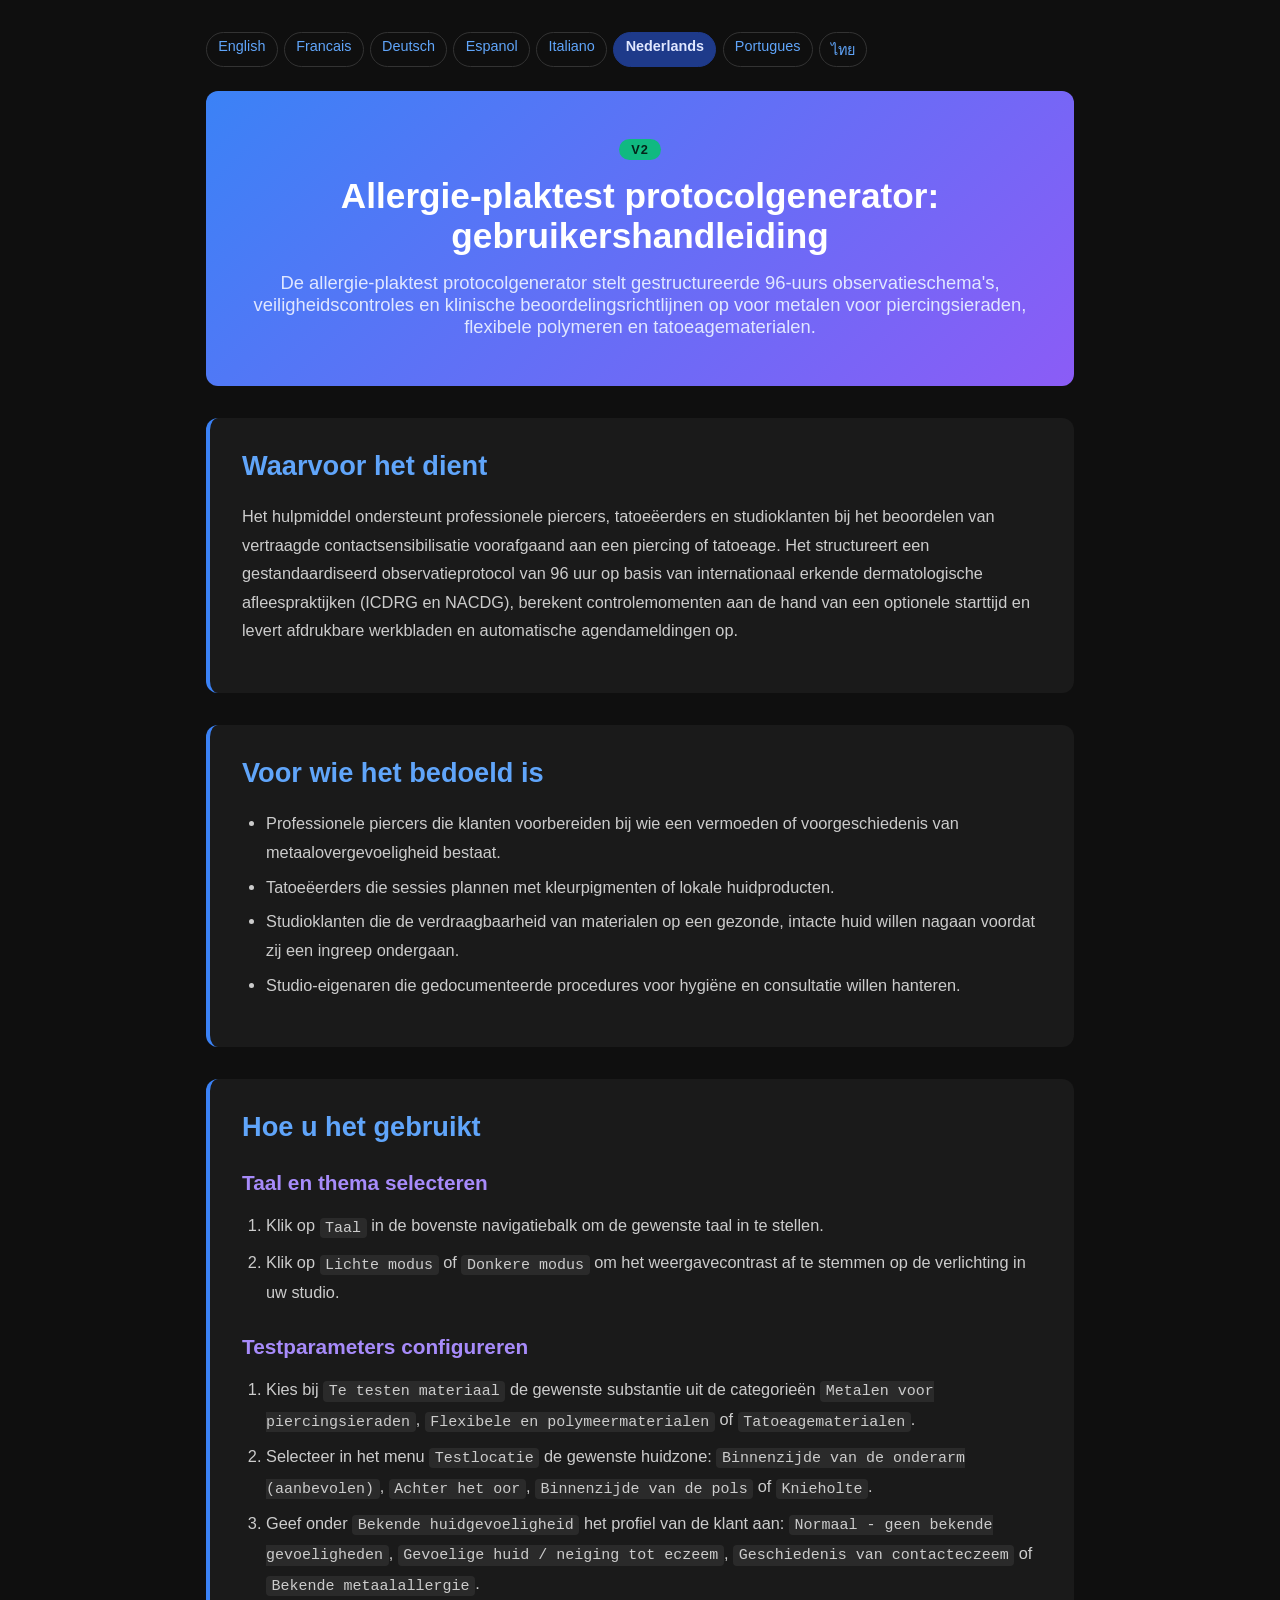
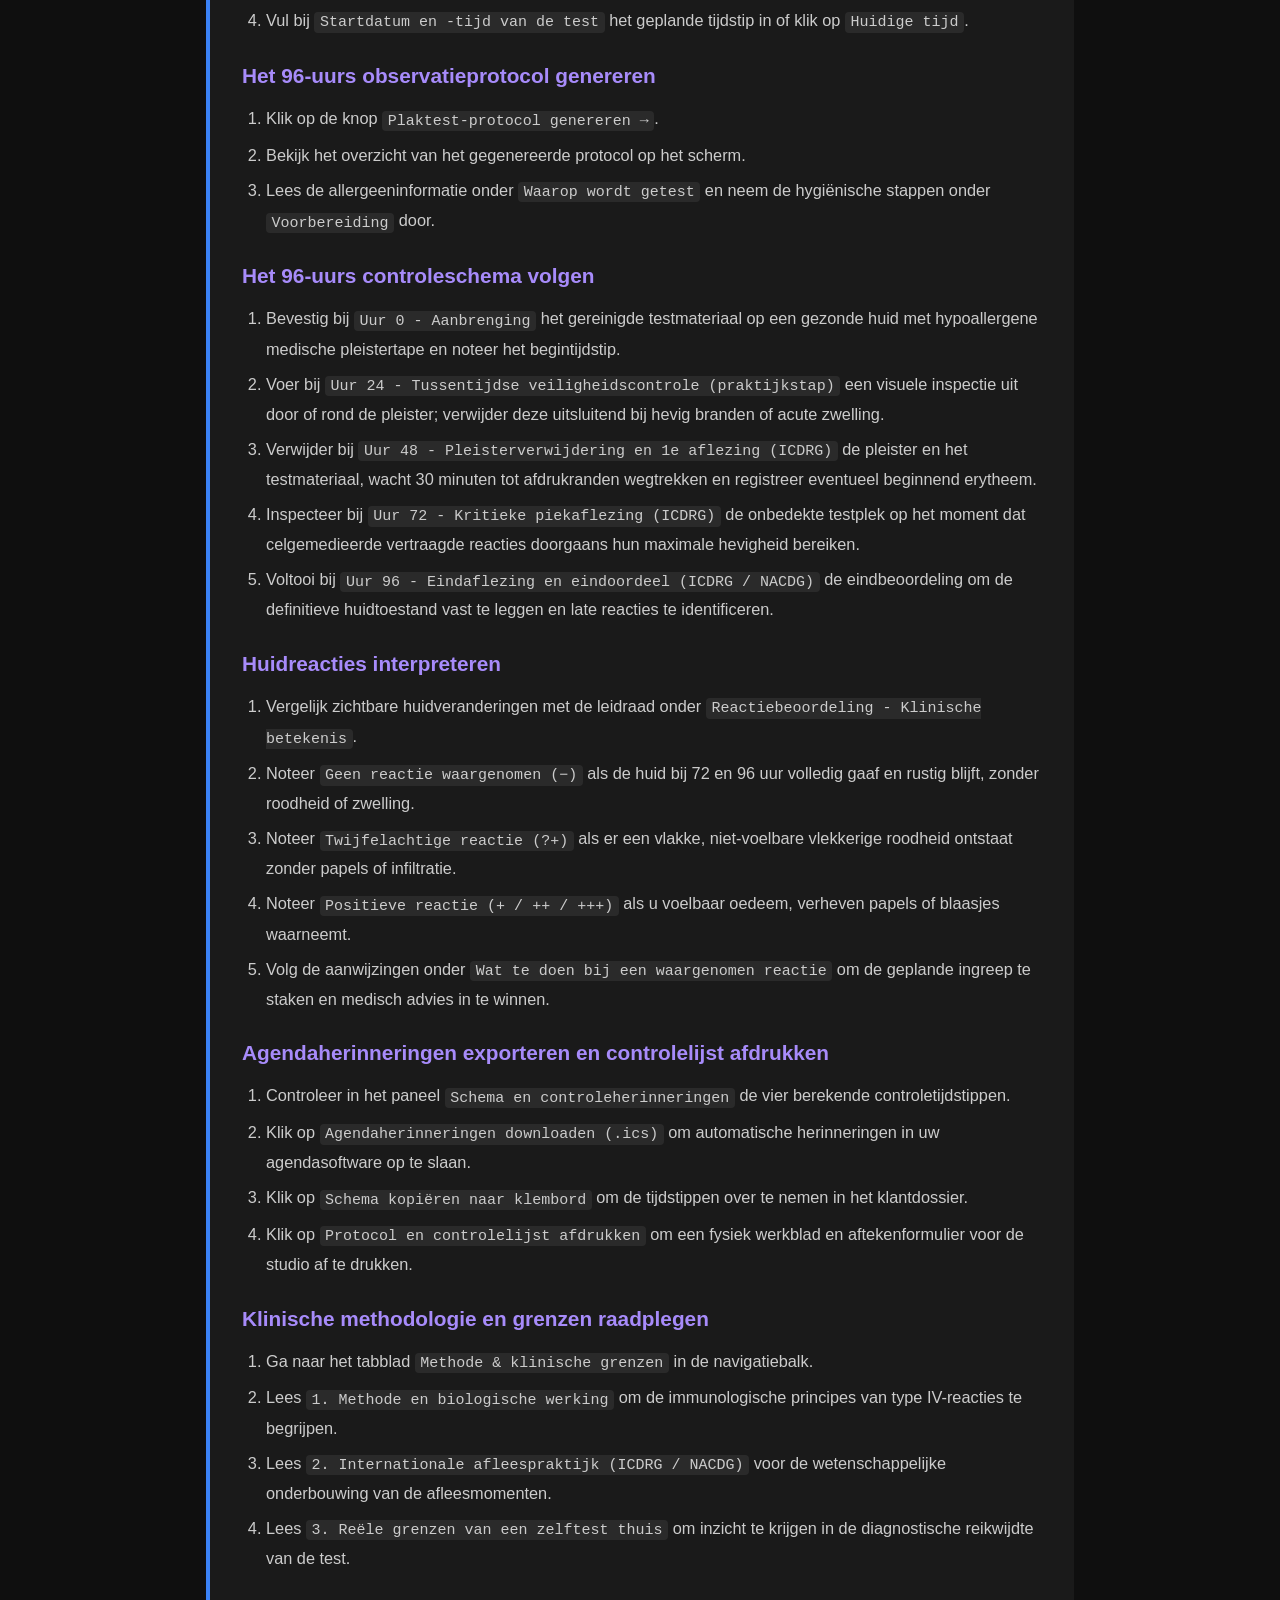
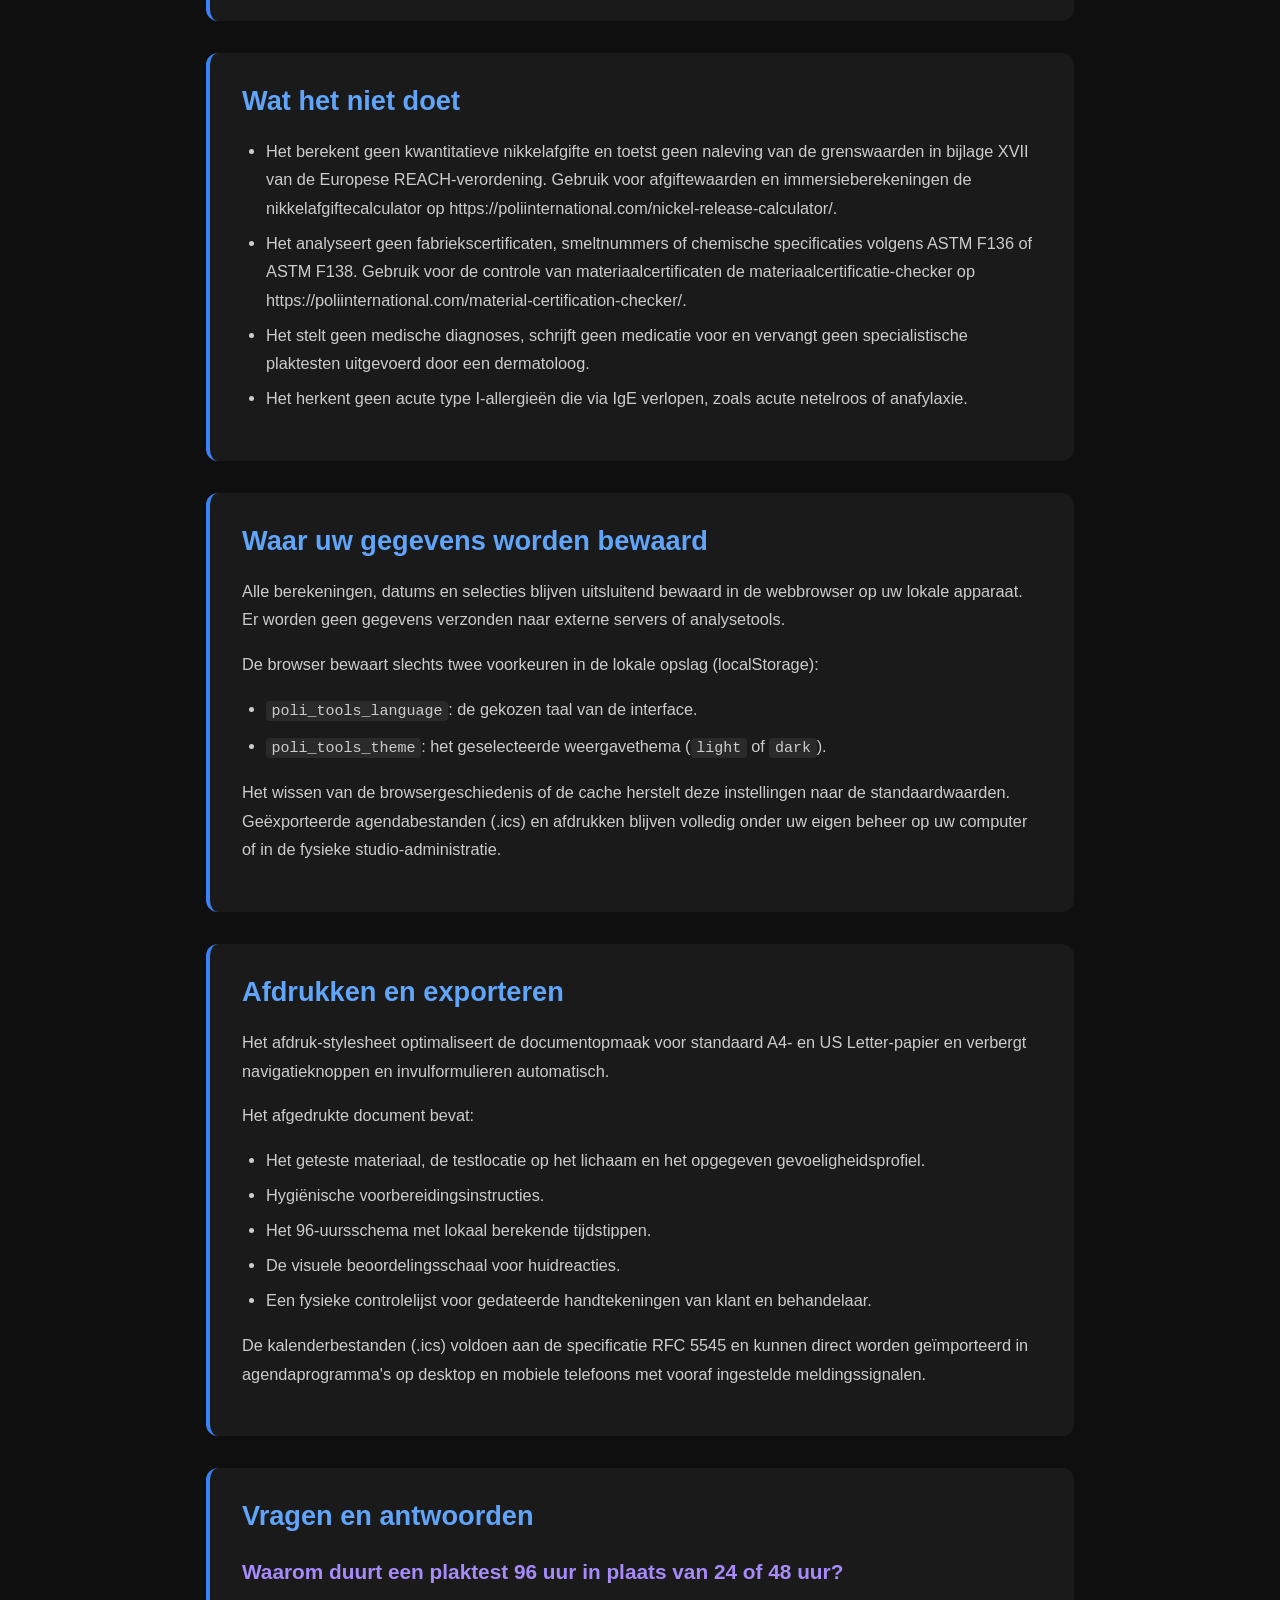
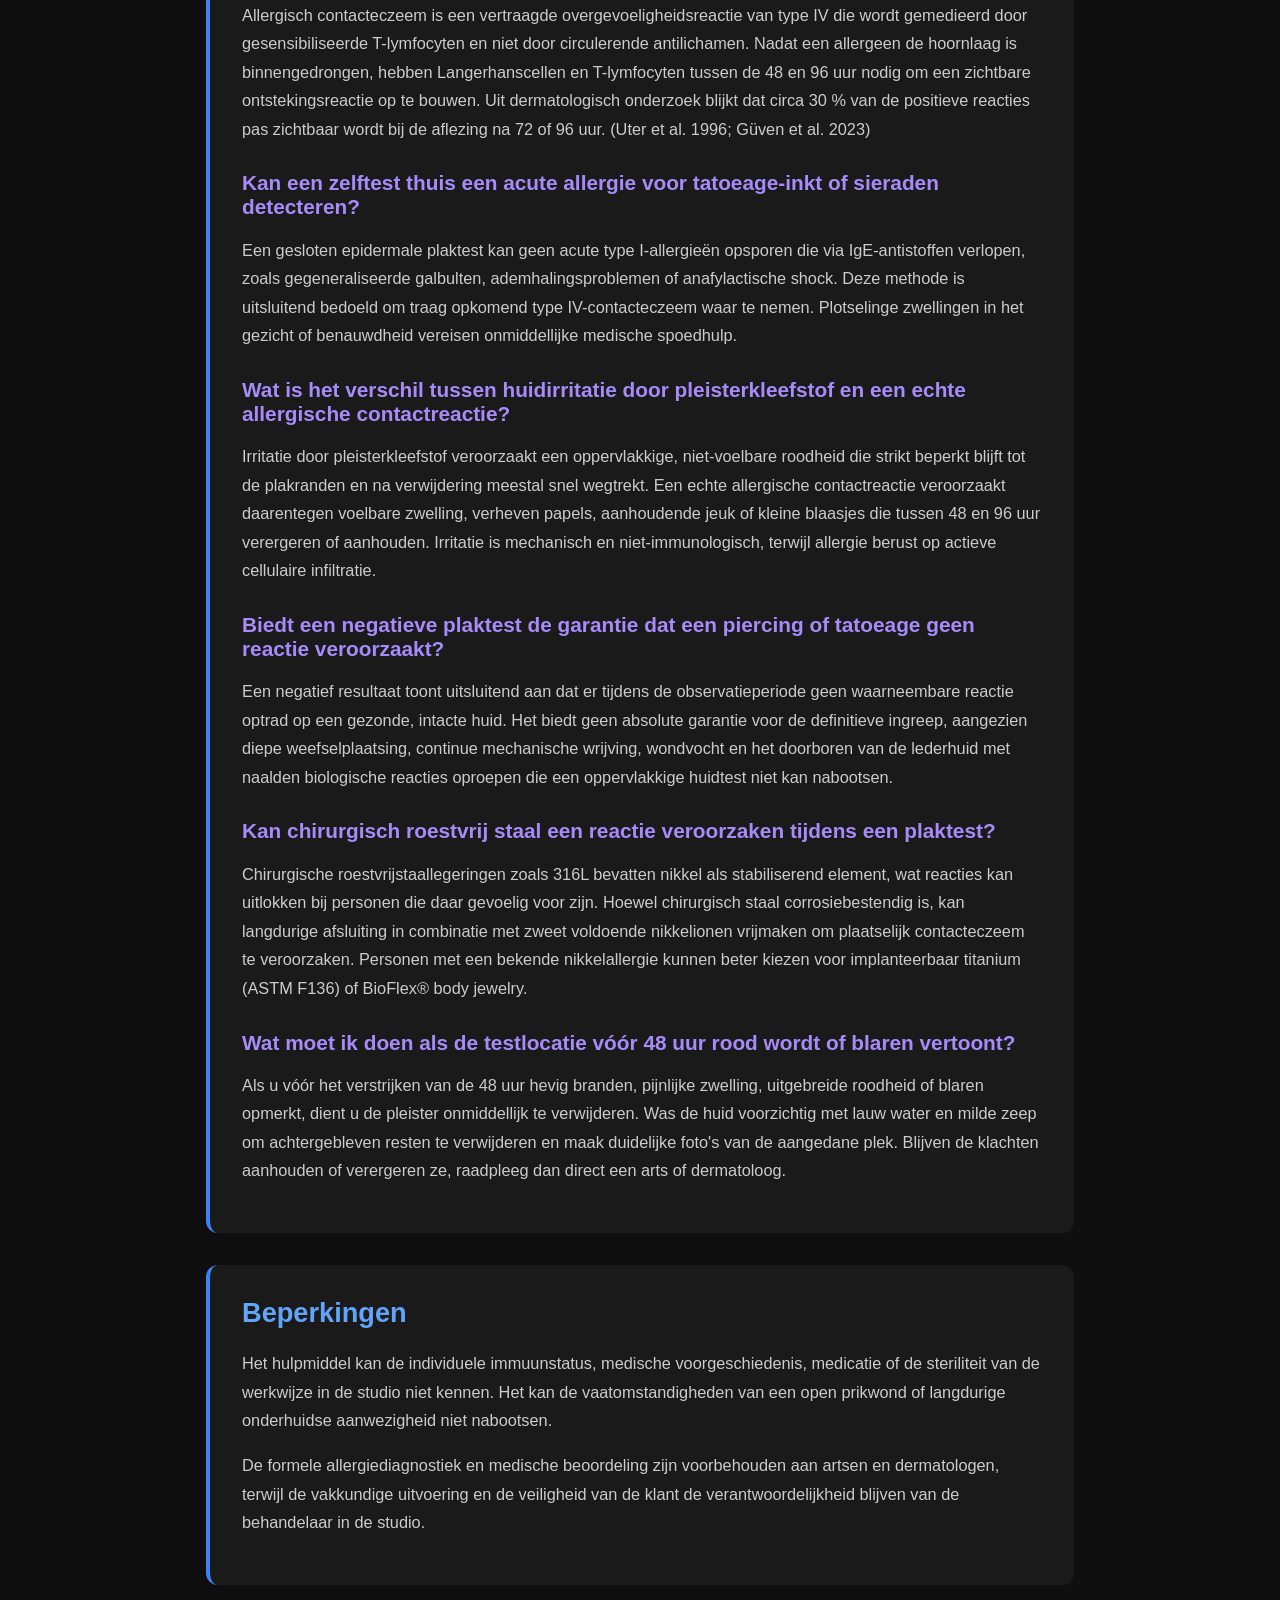
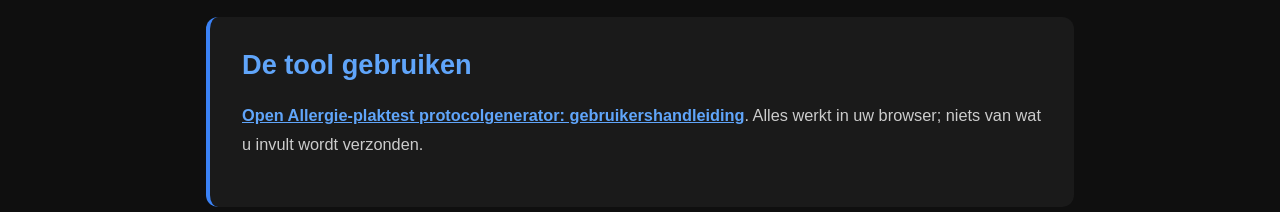
<file: documentation-nl.html>
<!DOCTYPE html>
<html lang="nl">
<head><meta name="robots" content="noindex,nofollow">
    <meta charset="UTF-8">
    <meta name="viewport" content="width=device-width, initial-scale=1.0">
    <title>Allergie-plaktest protocolgenerator: gebruikershandleiding Documentatie | Poli International</title>
    <meta name="description" content="De allergie-plaktest protocolgenerator stelt gestructureerde 96-uurs observatieschema's, veiligheidscontroles en klinische beoordelingsrichtlijnen op voor metalen voor piercingsieraden, flexibele polymeren en tatoeagematerialen.">
    <link rel="canonical" href="https://poliinternational.com/allergy-patch-test/">
    <style>
        body { background: #0f0f0f; color: #fff; font-family: -apple-system, BlinkMacSystemFont, "Segoe UI", Roboto, sans-serif; margin: 0; padding: 0; }
        body.in-iframe .doc-hero h1 { display: none; }
        * { box-sizing: border-box; }
        .entry-content { max-width: 900px; margin: 0 auto; padding: 2rem 1rem; }
        .doc-hero { background: linear-gradient(135deg, #3B82F6, #8B5CF6); padding: 3rem 2rem; text-align: center; border-radius: 0.75rem; margin-bottom: 2rem; }
        .doc-hero h1 { font-size: 2.2rem; margin: 0 0 1rem; font-weight: 700; }
        .doc-hero p { font-size: 1.15rem; color: #E0E7FF; margin: 0; }
        .doc-hero .v2 { display: inline-block; margin-bottom: 1rem; padding: 0.2rem 0.75rem; border-radius: 999px; background: #10B981; color: #04241a; font-weight: 800; font-size: 0.8rem; letter-spacing: 0.08em; }
        .doc-section { margin: 2rem 0; padding: 2rem; background: #1a1a1a; border-radius: 0.75rem; border-left: 4px solid #3B82F6; }
        .doc-section h2 { color: #60A5FA; font-size: 1.7rem; margin: 0 0 1.25rem; font-weight: 600; }
        .doc-section h3 { color: #A78BFA; font-size: 1.3rem; margin: 1.75rem 0 0.75rem; font-weight: 600; }
        .doc-section p, .doc-section li { color: #ccc; line-height: 1.75; font-size: 1.02rem; }
        .doc-section ul, .doc-section ol { padding-left: 1.5rem; }
        .doc-section li { margin: 0.4rem 0; }
        .doc-section code { background: #2a2a2a; padding: 0.1rem 0.35rem; border-radius: 0.25rem; font-size: 0.92em; }
        .doc-section a { color: #60A5FA; font-weight: 600; }
        .highlight-box { background: linear-gradient(135deg, #1E3A8A, #4C1D95); padding: 1.25rem 1.5rem; border-radius: 0.5rem; margin: 1.5rem 0; border-left: 4px solid #10B981; }
        .highlight-box p { color: #E0E7FF; margin: 0; }
        table { width: 100%; border-collapse: collapse; margin: 1.5rem 0; }
        th, td { padding: 0.75rem; text-align: left; border: 1px solid #333; vertical-align: top; }
        th { background: #2a2a2a; color: #60A5FA; }
        td { color: #ccc; }
        .doc-langs { display: flex; flex-wrap: wrap; gap: 0.4rem; margin: 0 0 1.5rem; font-size: 0.9rem; }
        .doc-langs a, .doc-langs span { padding: 0.3rem 0.7rem; border-radius: 999px; border: 1px solid #333; text-decoration: none; }
        .doc-langs a { color: #60A5FA; }
        .doc-langs span { background: #1E3A8A; color: #E0E7FF; border-color: #1E3A8A; font-weight: 700; }
    </style>
</head>
<body>
<script>if (window.self !== window.top) document.body.classList.add('in-iframe');</script>
    <div class="entry-content">
        <nav class="doc-langs" aria-label="Documentation language"><a lang="en" href="documentation.html">English</a><a lang="fr" href="documentation-fr.html">Francais</a><a lang="de" href="documentation-de.html">Deutsch</a><a lang="es" href="documentation-es.html">Espanol</a><a lang="it" href="documentation-it.html">Italiano</a><span lang="nl">Nederlands</span><a lang="pt" href="documentation-pt.html">Portugues</a><a lang="th" href="documentation-th.html">ไทย</a></nav>
        <div class="doc-hero">
            <span class="v2">V2</span>
            <h1>Allergie-plaktest protocolgenerator: gebruikershandleiding</h1>
            <p>De allergie-plaktest protocolgenerator stelt gestructureerde 96-uurs observatieschema's, veiligheidscontroles en klinische beoordelingsrichtlijnen op voor metalen voor piercingsieraden, flexibele polymeren en tatoeagematerialen.</p>
        </div>
        <div class="doc-section">
        <h2>Waarvoor het dient</h2>
        <p>Het hulpmiddel ondersteunt professionele piercers, tatoeëerders en studioklanten bij het beoordelen van vertraagde contactsensibilisatie voorafgaand aan een piercing of tatoeage. Het structureert een gestandaardiseerd observatieprotocol van 96 uur op basis van internationaal erkende dermatologische afleespraktijken (ICDRG en NACDG), berekent controlemomenten aan de hand van een optionele starttijd en levert afdrukbare werkbladen en automatische agendameldingen op.</p>
        </div>
        <div class="doc-section">
        <h2>Voor wie het bedoeld is</h2>
        <ul>
        <li>Professionele piercers die klanten voorbereiden bij wie een vermoeden of voorgeschiedenis van metaalovergevoeligheid bestaat.</li>
        <li>Tatoeëerders die sessies plannen met kleurpigmenten of lokale huidproducten.</li>
        <li>Studioklanten die de verdraagbaarheid van materialen op een gezonde, intacte huid willen nagaan voordat zij een ingreep ondergaan.</li>
        <li>Studio-eigenaren die gedocumenteerde procedures voor hygiëne en consultatie willen hanteren.</li>
        </ul>
        </div>
        <div class="doc-section">
        <h2>Hoe u het gebruikt</h2>
        <h3>Taal en thema selecteren</h3>
        <ol>
        <li>Klik op <code>Taal</code> in de bovenste navigatiebalk om de gewenste taal in te stellen.</li>
        <li>Klik op <code>Lichte modus</code> of <code>Donkere modus</code> om het weergavecontrast af te stemmen op de verlichting in uw studio.</li>
        </ol>
        <h3>Testparameters configureren</h3>
        <ol>
        <li>Kies bij <code>Te testen materiaal</code> de gewenste substantie uit de categorieën <code>Metalen voor piercingsieraden</code>, <code>Flexibele en polymeermaterialen</code> of <code>Tatoeagematerialen</code>.</li>
        <li>Selecteer in het menu <code>Testlocatie</code> de gewenste huidzone: <code>Binnenzijde van de onderarm (aanbevolen)</code>, <code>Achter het oor</code>, <code>Binnenzijde van de pols</code> of <code>Knieholte</code>.</li>
        <li>Geef onder <code>Bekende huidgevoeligheid</code> het profiel van de klant aan: <code>Normaal - geen bekende gevoeligheden</code>, <code>Gevoelige huid / neiging tot eczeem</code>, <code>Geschiedenis van contacteczeem</code> of <code>Bekende metaalallergie</code>.</li>
        <li>Vul bij <code>Startdatum en -tijd van de test</code> het geplande tijdstip in of klik op <code>Huidige tijd</code>.</li>
        </ol>
        <h3>Het 96-uurs observatieprotocol genereren</h3>
        <ol>
        <li>Klik op de knop <code>Plaktest-protocol genereren →</code>.</li>
        <li>Bekijk het overzicht van het gegenereerde protocol op het scherm.</li>
        <li>Lees de allergeeninformatie onder <code>Waarop wordt getest</code> en neem de hygiënische stappen onder <code>Voorbereiding</code> door.</li>
        </ol>
        <h3>Het 96-uurs controleschema volgen</h3>
        <ol>
        <li>Bevestig bij <code>Uur 0 - Aanbrenging</code> het gereinigde testmateriaal op een gezonde huid met hypoallergene medische pleistertape en noteer het begintijdstip.</li>
        <li>Voer bij <code>Uur 24 - Tussentijdse veiligheidscontrole (praktijkstap)</code> een visuele inspectie uit door of rond de pleister; verwijder deze uitsluitend bij hevig branden of acute zwelling.</li>
        <li>Verwijder bij <code>Uur 48 - Pleisterverwijdering en 1e aflezing (ICDRG)</code> de pleister en het testmateriaal, wacht 30 minuten tot afdrukranden wegtrekken en registreer eventueel beginnend erytheem.</li>
        <li>Inspecteer bij <code>Uur 72 - Kritieke piekaflezing (ICDRG)</code> de onbedekte testplek op het moment dat celgemedieerde vertraagde reacties doorgaans hun maximale hevigheid bereiken.</li>
        <li>Voltooi bij <code>Uur 96 - Eindaflezing en eindoordeel (ICDRG / NACDG)</code> de eindbeoordeling om de definitieve huidtoestand vast te leggen en late reacties te identificeren.</li>
        </ol>
        <h3>Huidreacties interpreteren</h3>
        <ol>
        <li>Vergelijk zichtbare huidveranderingen met de leidraad onder <code>Reactiebeoordeling - Klinische betekenis</code>.</li>
        <li>Noteer <code>Geen reactie waargenomen (−)</code> als de huid bij 72 en 96 uur volledig gaaf en rustig blijft, zonder roodheid of zwelling.</li>
        <li>Noteer <code>Twijfelachtige reactie (?+)</code> als er een vlakke, niet-voelbare vlekkerige roodheid ontstaat zonder papels of infiltratie.</li>
        <li>Noteer <code>Positieve reactie (+ / ++ / +++)</code> als u voelbaar oedeem, verheven papels of blaasjes waarneemt.</li>
        <li>Volg de aanwijzingen onder <code>Wat te doen bij een waargenomen reactie</code> om de geplande ingreep te staken en medisch advies in te winnen.</li>
        </ol>
        <h3>Agendaherinneringen exporteren en controlelijst afdrukken</h3>
        <ol>
        <li>Controleer in het paneel <code>Schema en controleherinneringen</code> de vier berekende controletijdstippen.</li>
        <li>Klik op <code>Agendaherinneringen downloaden (.ics)</code> om automatische herinneringen in uw agendasoftware op te slaan.</li>
        <li>Klik op <code>Schema kopiëren naar klembord</code> om de tijdstippen over te nemen in het klantdossier.</li>
        <li>Klik op <code>Protocol en controlelijst afdrukken</code> om een fysiek werkblad en aftekenformulier voor de studio af te drukken.</li>
        </ol>
        <h3>Klinische methodologie en grenzen raadplegen</h3>
        <ol>
        <li>Ga naar het tabblad <code>Methode &amp; klinische grenzen</code> in de navigatiebalk.</li>
        <li>Lees <code>1. Methode en biologische werking</code> om de immunologische principes van type IV-reacties te begrijpen.</li>
        <li>Lees <code>2. Internationale afleespraktijk (ICDRG / NACDG)</code> voor de wetenschappelijke onderbouwing van de afleesmomenten.</li>
        <li>Lees <code>3. Reële grenzen van een zelftest thuis</code> om inzicht te krijgen in de diagnostische reikwijdte van de test.</li>
        </ol>
        </div>
        <div class="doc-section">
        <h2>Wat het niet doet</h2>
        <ul>
        <li>Het berekent geen kwantitatieve nikkelafgifte en toetst geen naleving van de grenswaarden in bijlage XVII van de Europese REACH-verordening. Gebruik voor afgiftewaarden en immersieberekeningen de nikkelafgiftecalculator op https://poliinternational.com/nickel-release-calculator/.</li>
        <li>Het analyseert geen fabriekscertificaten, smeltnummers of chemische specificaties volgens ASTM F136 of ASTM F138. Gebruik voor de controle van materiaalcertificaten de materiaalcertificatie-checker op https://poliinternational.com/material-certification-checker/.</li>
        <li>Het stelt geen medische diagnoses, schrijft geen medicatie voor en vervangt geen specialistische plaktesten uitgevoerd door een dermatoloog.</li>
        <li>Het herkent geen acute type I-allergieën die via IgE verlopen, zoals acute netelroos of anafylaxie.</li>
        </ul>
        </div>
        <div class="doc-section">
        <h2>Waar uw gegevens worden bewaard</h2>
        <p>Alle berekeningen, datums en selecties blijven uitsluitend bewaard in de webbrowser op uw lokale apparaat. Er worden geen gegevens verzonden naar externe servers of analysetools.</p>
        <p>De browser bewaart slechts twee voorkeuren in de lokale opslag (localStorage):</p>
        <ul>
        <li><code>poli_tools_language</code>: de gekozen taal van de interface.</li>
        <li><code>poli_tools_theme</code>: het geselecteerde weergavethema (<code>light</code> of <code>dark</code>).</li>
        </ul>
        <p>Het wissen van de browsergeschiedenis of de cache herstelt deze instellingen naar de standaardwaarden. Geëxporteerde agendabestanden (.ics) en afdrukken blijven volledig onder uw eigen beheer op uw computer of in de fysieke studio-administratie.</p>
        </div>
        <div class="doc-section">
        <h2>Afdrukken en exporteren</h2>
        <p>Het afdruk-stylesheet optimaliseert de documentopmaak voor standaard A4- en US Letter-papier en verbergt navigatieknoppen en invulformulieren automatisch.</p>
        <p>Het afgedrukte document bevat:</p>
        <ul>
        <li>Het geteste materiaal, de testlocatie op het lichaam en het opgegeven gevoeligheidsprofiel.</li>
        <li>Hygiënische voorbereidingsinstructies.</li>
        <li>Het 96-uursschema met lokaal berekende tijdstippen.</li>
        <li>De visuele beoordelingsschaal voor huidreacties.</li>
        <li>Een fysieke controlelijst voor gedateerde handtekeningen van klant en behandelaar.</li>
        </ul>
        <p>De kalenderbestanden (.ics) voldoen aan de specificatie RFC 5545 en kunnen direct worden geïmporteerd in agendaprogramma's op desktop en mobiele telefoons met vooraf ingestelde meldingssignalen.</p>
        </div>
        <div class="doc-section">
        <h2>Vragen en antwoorden</h2>
        <h3>Waarom duurt een plaktest 96 uur in plaats van 24 of 48 uur?</h3>
        <p>Allergisch contacteczeem is een vertraagde overgevoeligheidsreactie van type IV die wordt gemedieerd door gesensibiliseerde T-lymfocyten en niet door circulerende antilichamen. Nadat een allergeen de hoornlaag is binnengedrongen, hebben Langerhanscellen en T-lymfocyten tussen de 48 en 96 uur nodig om een zichtbare ontstekingsreactie op te bouwen. Uit dermatologisch onderzoek blijkt dat circa 30 % van de positieve reacties pas zichtbaar wordt bij de aflezing na 72 of 96 uur. (Uter et al. 1996; Güven et al. 2023)</p>
        <h3>Kan een zelftest thuis een acute allergie voor tatoeage-inkt of sieraden detecteren?</h3>
        <p>Een gesloten epidermale plaktest kan geen acute type I-allergieën opsporen die via IgE-antistoffen verlopen, zoals gegeneraliseerde galbulten, ademhalingsproblemen of anafylactische shock. Deze methode is uitsluitend bedoeld om traag opkomend type IV-contacteczeem waar te nemen. Plotselinge zwellingen in het gezicht of benauwdheid vereisen onmiddellijke medische spoedhulp.</p>
        <h3>Wat is het verschil tussen huidirritatie door pleisterkleefstof en een echte allergische contactreactie?</h3>
        <p>Irritatie door pleisterkleefstof veroorzaakt een oppervlakkige, niet-voelbare roodheid die strikt beperkt blijft tot de plakranden en na verwijdering meestal snel wegtrekt. Een echte allergische contactreactie veroorzaakt daarentegen voelbare zwelling, verheven papels, aanhoudende jeuk of kleine blaasjes die tussen 48 en 96 uur verergeren of aanhouden. Irritatie is mechanisch en niet-immunologisch, terwijl allergie berust op actieve cellulaire infiltratie.</p>
        <h3>Biedt een negatieve plaktest de garantie dat een piercing of tatoeage geen reactie veroorzaakt?</h3>
        <p>Een negatief resultaat toont uitsluitend aan dat er tijdens de observatieperiode geen waarneembare reactie optrad op een gezonde, intacte huid. Het biedt geen absolute garantie voor de definitieve ingreep, aangezien diepe weefselplaatsing, continue mechanische wrijving, wondvocht en het doorboren van de lederhuid met naalden biologische reacties oproepen die een oppervlakkige huidtest niet kan nabootsen.</p>
        <h3>Kan chirurgisch roestvrij staal een reactie veroorzaken tijdens een plaktest?</h3>
        <p>Chirurgische roestvrijstaallegeringen zoals 316L bevatten nikkel als stabiliserend element, wat reacties kan uitlokken bij personen die daar gevoelig voor zijn. Hoewel chirurgisch staal corrosiebestendig is, kan langdurige afsluiting in combinatie met zweet voldoende nikkelionen vrijmaken om plaatselijk contacteczeem te veroorzaken. Personen met een bekende nikkelallergie kunnen beter kiezen voor implanteerbaar titanium (ASTM F136) of BioFlex® body jewelry.</p>
        <h3>Wat moet ik doen als de testlocatie vóór 48 uur rood wordt of blaren vertoont?</h3>
        <p>Als u vóór het verstrijken van de 48 uur hevig branden, pijnlijke zwelling, uitgebreide roodheid of blaren opmerkt, dient u de pleister onmiddellijk te verwijderen. Was de huid voorzichtig met lauw water en milde zeep om achtergebleven resten te verwijderen en maak duidelijke foto's van de aangedane plek. Blijven de klachten aanhouden of verergeren ze, raadpleeg dan direct een arts of dermatoloog.</p>
        </div>
        <div class="doc-section">
        <h2>Beperkingen</h2>
        <p>Het hulpmiddel kan de individuele immuunstatus, medische voorgeschiedenis, medicatie of de steriliteit van de werkwijze in de studio niet kennen. Het kan de vaatomstandigheden van een open prikwond of langdurige onderhuidse aanwezigheid niet nabootsen.</p>
        <p>De formele allergiediagnostiek en medische beoordeling zijn voorbehouden aan artsen en dermatologen, terwijl de vakkundige uitvoering en de veiligheid van de klant de verantwoordelijkheid blijven van de behandelaar in de studio.</p>
        </div>
        <div class="doc-section">
            <h2>De tool gebruiken</h2>
            <p><a href="https://poliinternational.com/allergy-patch-test/" target="_top">Open Allergie-plaktest protocolgenerator: gebruikershandleiding</a>. Alles werkt in uw browser; niets van wat u invult wordt verzonden.</p>
        </div>
    </div>
</body>
</html>
</file>
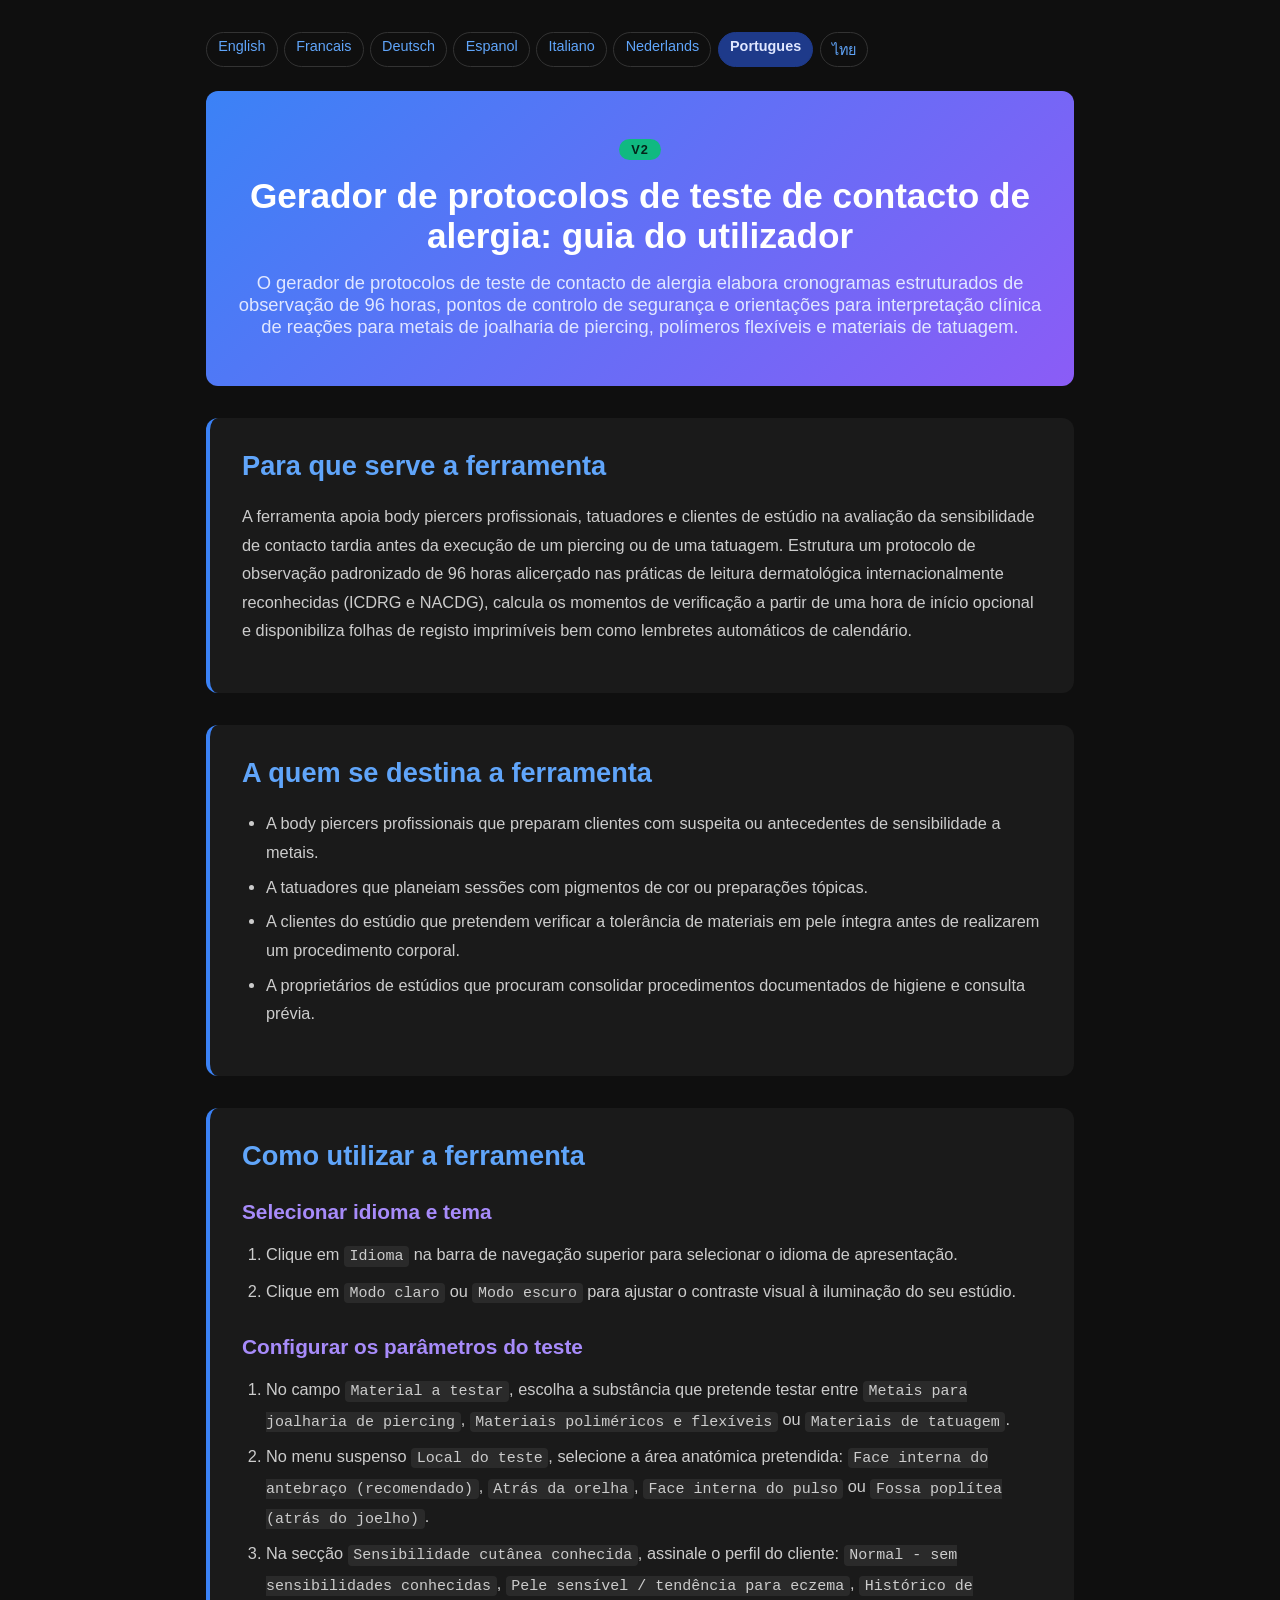
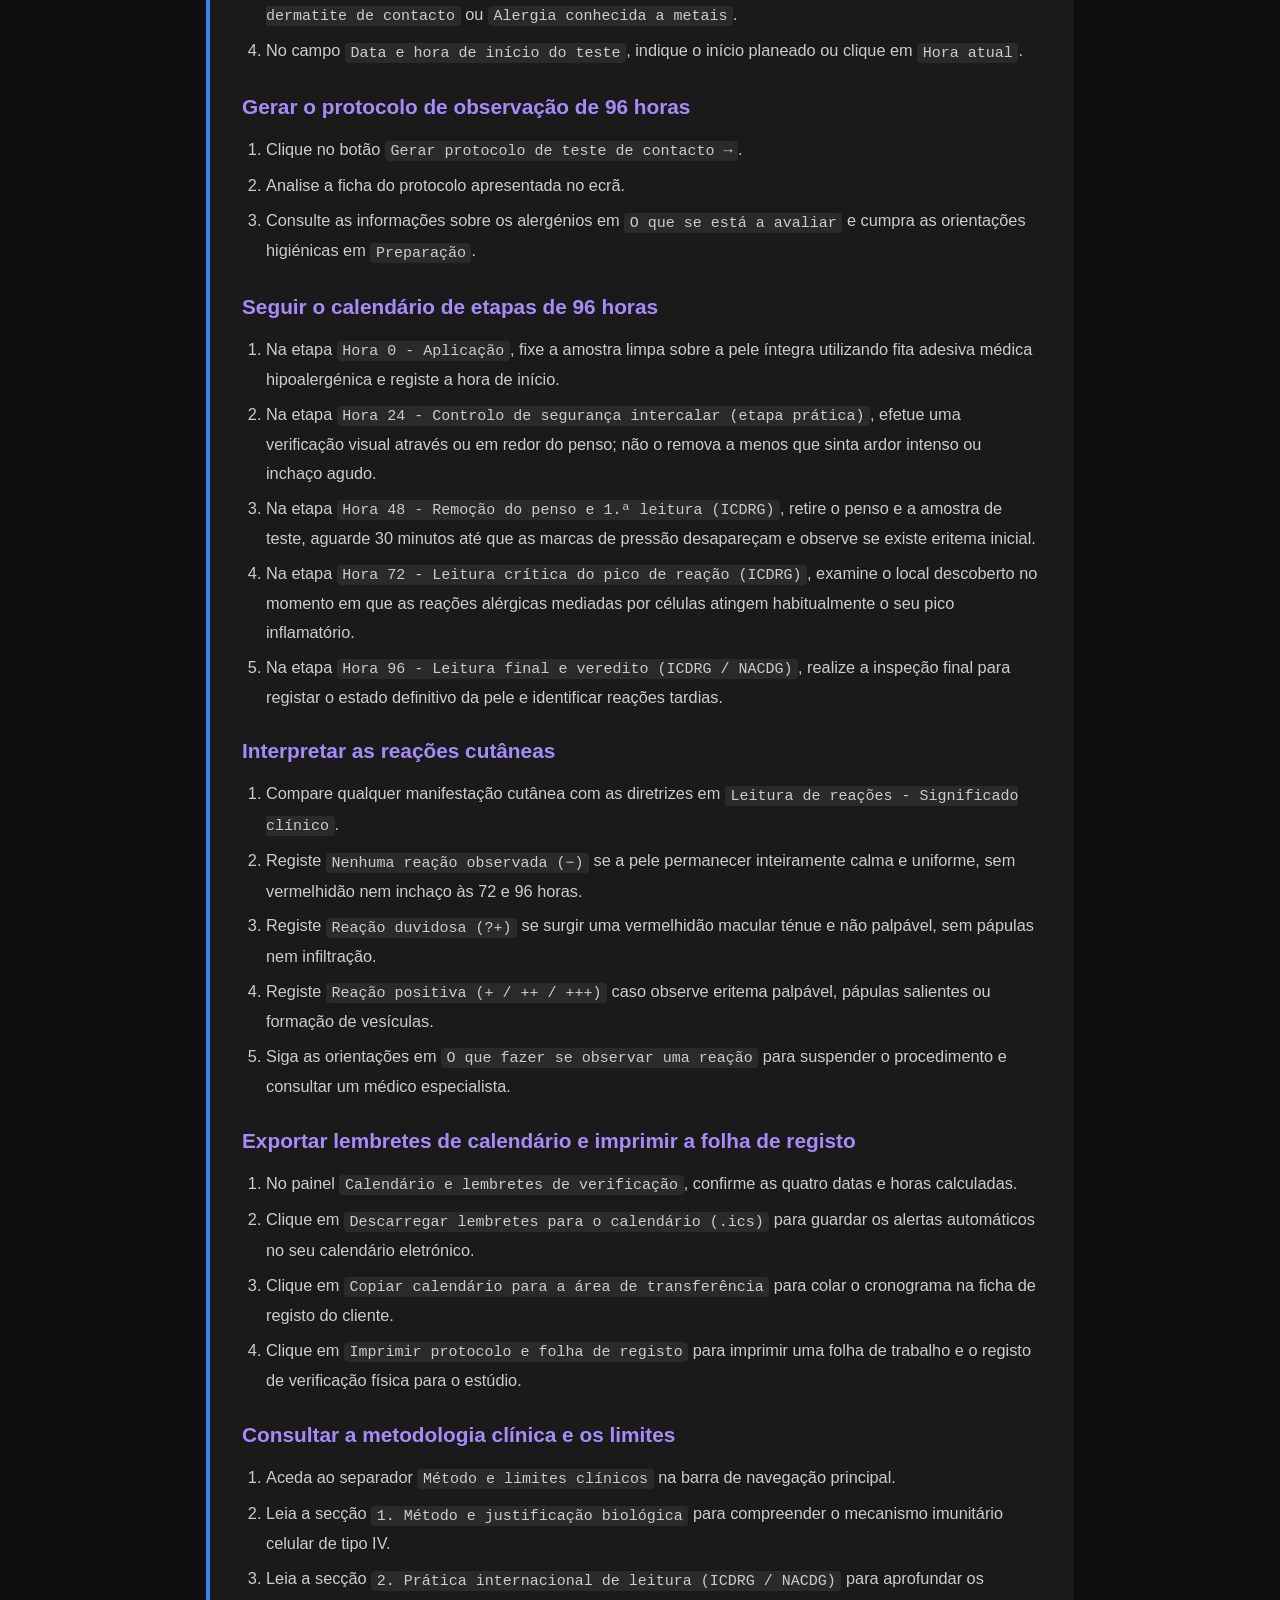
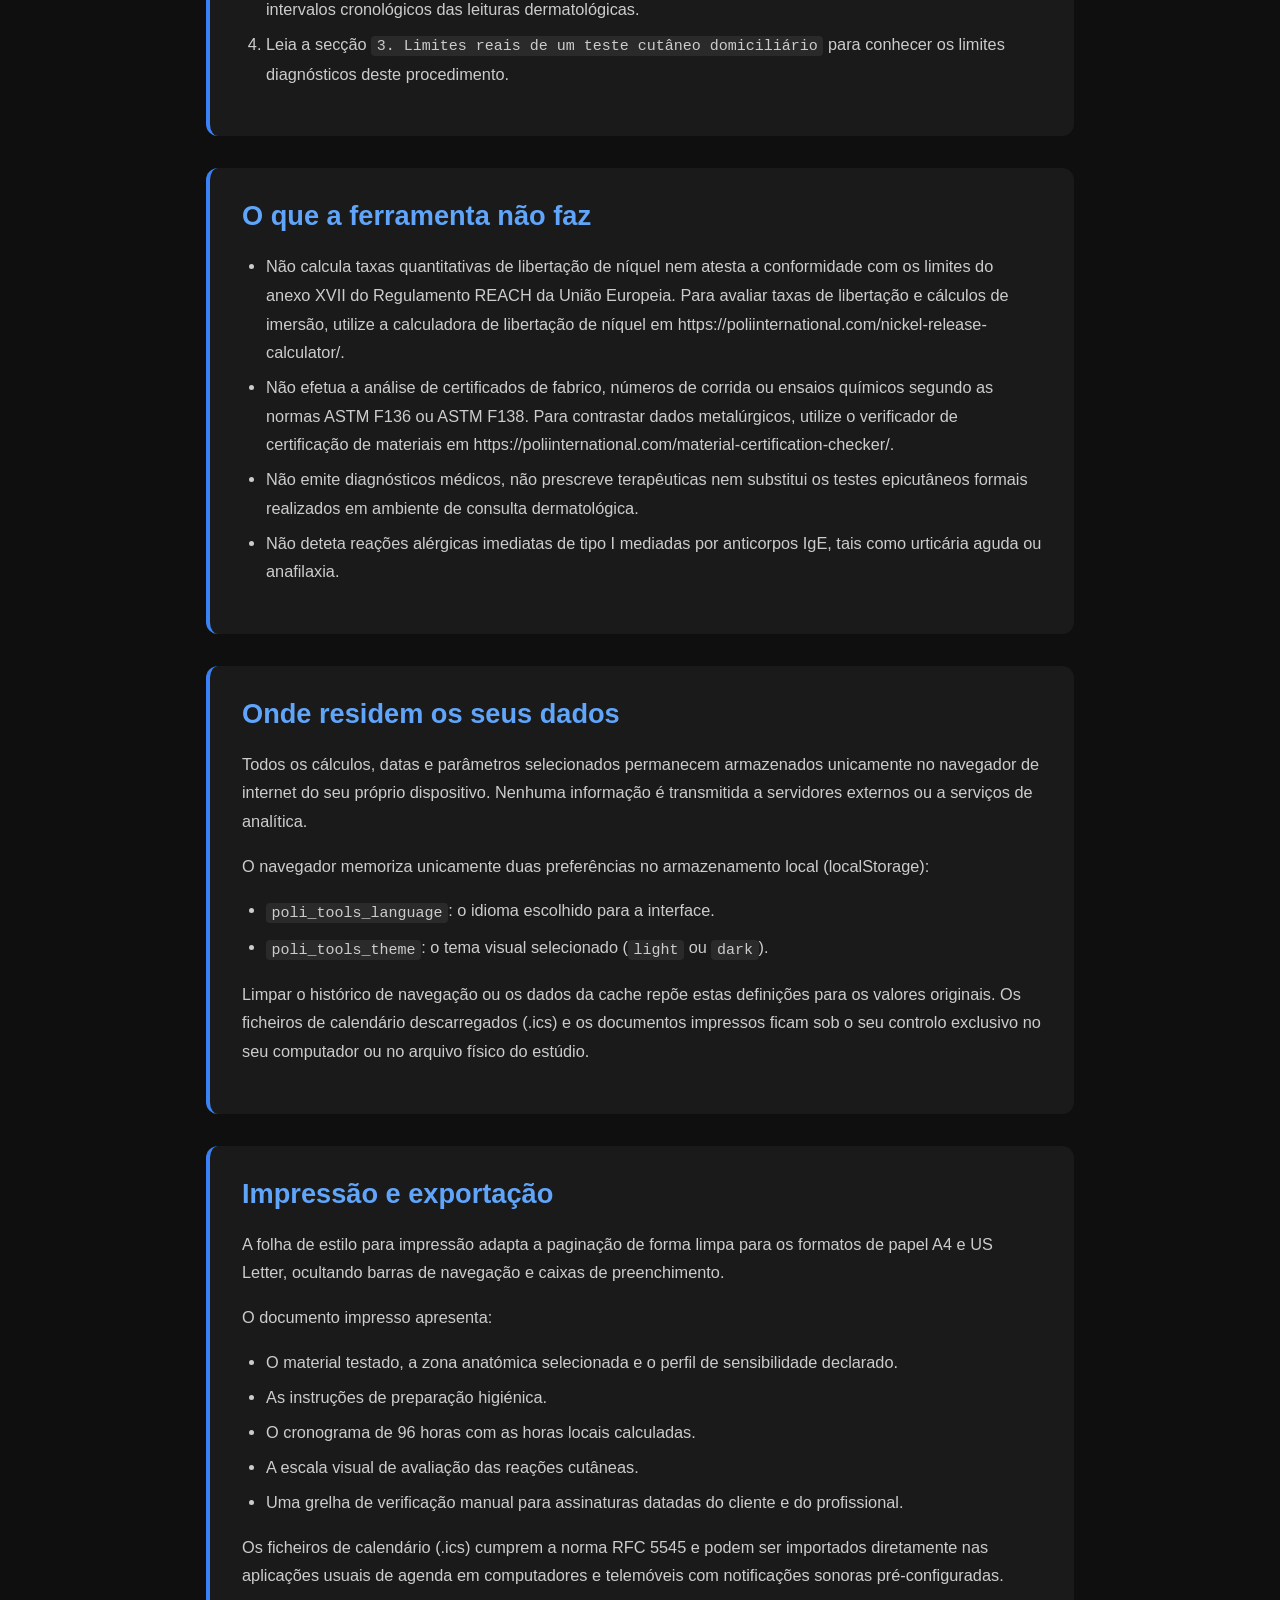
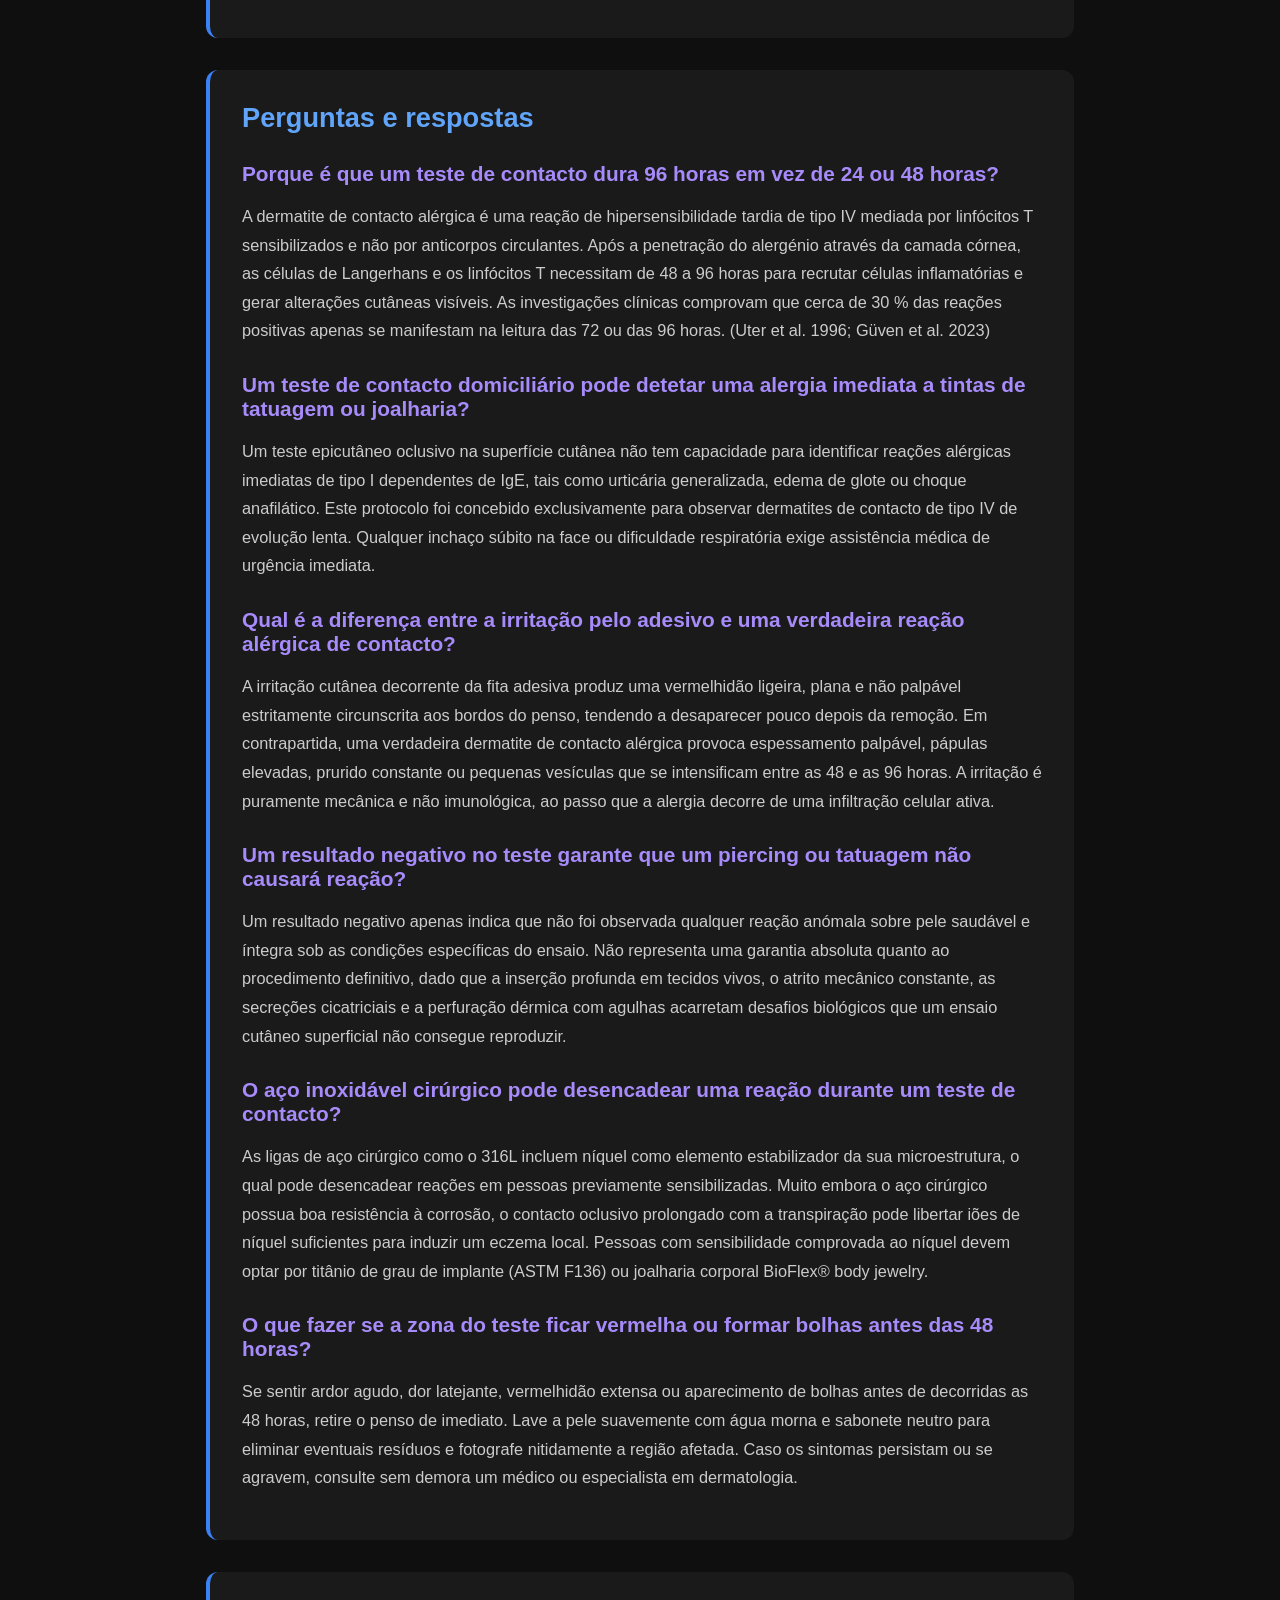
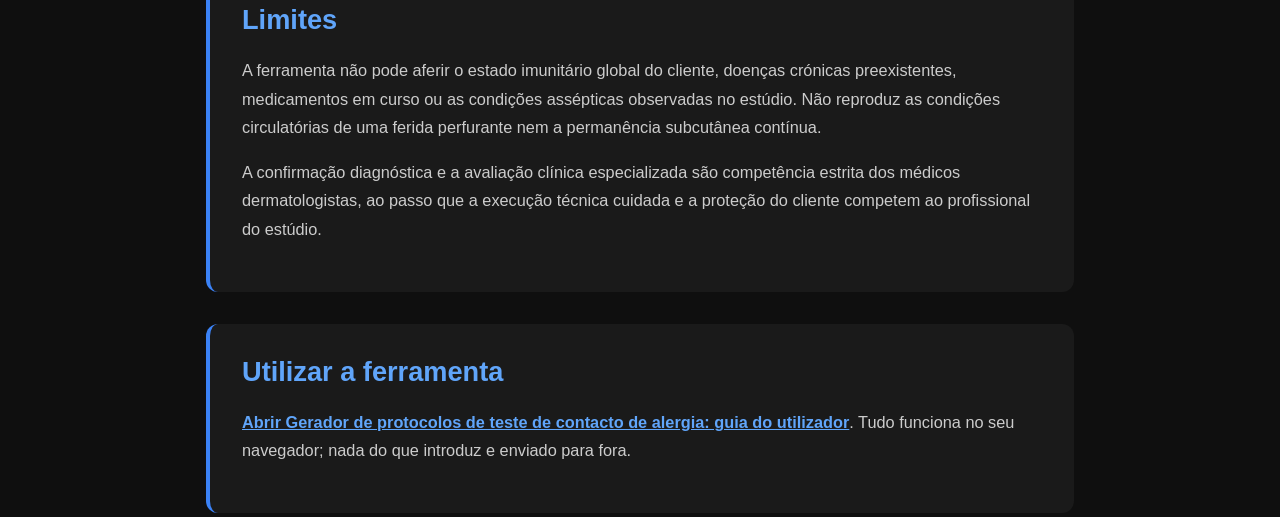
<file: documentation-pt.html>
<!DOCTYPE html>
<html lang="pt">
<head><meta name="robots" content="noindex,nofollow">
    <meta charset="UTF-8">
    <meta name="viewport" content="width=device-width, initial-scale=1.0">
    <title>Gerador de protocolos de teste de contacto de alergia: guia do utilizador Documentacao | Poli International</title>
    <meta name="description" content="O gerador de protocolos de teste de contacto de alergia elabora cronogramas estruturados de observação de 96 horas, pontos de controlo de segurança e orientações para interpretação clínica de reações para metais de joalharia de piercing, polímeros flexíveis e materiais de tatuagem.">
    <link rel="canonical" href="https://poliinternational.com/allergy-patch-test/">
    <style>
        body { background: #0f0f0f; color: #fff; font-family: -apple-system, BlinkMacSystemFont, "Segoe UI", Roboto, sans-serif; margin: 0; padding: 0; }
        body.in-iframe .doc-hero h1 { display: none; }
        * { box-sizing: border-box; }
        .entry-content { max-width: 900px; margin: 0 auto; padding: 2rem 1rem; }
        .doc-hero { background: linear-gradient(135deg, #3B82F6, #8B5CF6); padding: 3rem 2rem; text-align: center; border-radius: 0.75rem; margin-bottom: 2rem; }
        .doc-hero h1 { font-size: 2.2rem; margin: 0 0 1rem; font-weight: 700; }
        .doc-hero p { font-size: 1.15rem; color: #E0E7FF; margin: 0; }
        .doc-hero .v2 { display: inline-block; margin-bottom: 1rem; padding: 0.2rem 0.75rem; border-radius: 999px; background: #10B981; color: #04241a; font-weight: 800; font-size: 0.8rem; letter-spacing: 0.08em; }
        .doc-section { margin: 2rem 0; padding: 2rem; background: #1a1a1a; border-radius: 0.75rem; border-left: 4px solid #3B82F6; }
        .doc-section h2 { color: #60A5FA; font-size: 1.7rem; margin: 0 0 1.25rem; font-weight: 600; }
        .doc-section h3 { color: #A78BFA; font-size: 1.3rem; margin: 1.75rem 0 0.75rem; font-weight: 600; }
        .doc-section p, .doc-section li { color: #ccc; line-height: 1.75; font-size: 1.02rem; }
        .doc-section ul, .doc-section ol { padding-left: 1.5rem; }
        .doc-section li { margin: 0.4rem 0; }
        .doc-section code { background: #2a2a2a; padding: 0.1rem 0.35rem; border-radius: 0.25rem; font-size: 0.92em; }
        .doc-section a { color: #60A5FA; font-weight: 600; }
        .highlight-box { background: linear-gradient(135deg, #1E3A8A, #4C1D95); padding: 1.25rem 1.5rem; border-radius: 0.5rem; margin: 1.5rem 0; border-left: 4px solid #10B981; }
        .highlight-box p { color: #E0E7FF; margin: 0; }
        table { width: 100%; border-collapse: collapse; margin: 1.5rem 0; }
        th, td { padding: 0.75rem; text-align: left; border: 1px solid #333; vertical-align: top; }
        th { background: #2a2a2a; color: #60A5FA; }
        td { color: #ccc; }
        .doc-langs { display: flex; flex-wrap: wrap; gap: 0.4rem; margin: 0 0 1.5rem; font-size: 0.9rem; }
        .doc-langs a, .doc-langs span { padding: 0.3rem 0.7rem; border-radius: 999px; border: 1px solid #333; text-decoration: none; }
        .doc-langs a { color: #60A5FA; }
        .doc-langs span { background: #1E3A8A; color: #E0E7FF; border-color: #1E3A8A; font-weight: 700; }
    </style>
</head>
<body>
<script>if (window.self !== window.top) document.body.classList.add('in-iframe');</script>
    <div class="entry-content">
        <nav class="doc-langs" aria-label="Documentation language"><a lang="en" href="documentation.html">English</a><a lang="fr" href="documentation-fr.html">Francais</a><a lang="de" href="documentation-de.html">Deutsch</a><a lang="es" href="documentation-es.html">Espanol</a><a lang="it" href="documentation-it.html">Italiano</a><a lang="nl" href="documentation-nl.html">Nederlands</a><span lang="pt">Portugues</span><a lang="th" href="documentation-th.html">ไทย</a></nav>
        <div class="doc-hero">
            <span class="v2">V2</span>
            <h1>Gerador de protocolos de teste de contacto de alergia: guia do utilizador</h1>
            <p>O gerador de protocolos de teste de contacto de alergia elabora cronogramas estruturados de observação de 96 horas, pontos de controlo de segurança e orientações para interpretação clínica de reações para metais de joalharia de piercing, polímeros flexíveis e materiais de tatuagem.</p>
        </div>
        <div class="doc-section">
        <h2>Para que serve a ferramenta</h2>
        <p>A ferramenta apoia body piercers profissionais, tatuadores e clientes de estúdio na avaliação da sensibilidade de contacto tardia antes da execução de um piercing ou de uma tatuagem. Estrutura um protocolo de observação padronizado de 96 horas alicerçado nas práticas de leitura dermatológica internacionalmente reconhecidas (ICDRG e NACDG), calcula os momentos de verificação a partir de uma hora de início opcional e disponibiliza folhas de registo imprimíveis bem como lembretes automáticos de calendário.</p>
        </div>
        <div class="doc-section">
        <h2>A quem se destina a ferramenta</h2>
        <ul>
        <li>A body piercers profissionais que preparam clientes com suspeita ou antecedentes de sensibilidade a metais.</li>
        <li>A tatuadores que planeiam sessões com pigmentos de cor ou preparações tópicas.</li>
        <li>A clientes do estúdio que pretendem verificar a tolerância de materiais em pele íntegra antes de realizarem um procedimento corporal.</li>
        <li>A proprietários de estúdios que procuram consolidar procedimentos documentados de higiene e consulta prévia.</li>
        </ul>
        </div>
        <div class="doc-section">
        <h2>Como utilizar a ferramenta</h2>
        <h3>Selecionar idioma e tema</h3>
        <ol>
        <li>Clique em <code>Idioma</code> na barra de navegação superior para selecionar o idioma de apresentação.</li>
        <li>Clique em <code>Modo claro</code> ou <code>Modo escuro</code> para ajustar o contraste visual à iluminação do seu estúdio.</li>
        </ol>
        <h3>Configurar os parâmetros do teste</h3>
        <ol>
        <li>No campo <code>Material a testar</code>, escolha a substância que pretende testar entre <code>Metais para joalharia de piercing</code>, <code>Materiais poliméricos e flexíveis</code> ou <code>Materiais de tatuagem</code>.</li>
        <li>No menu suspenso <code>Local do teste</code>, selecione a área anatómica pretendida: <code>Face interna do antebraço (recomendado)</code>, <code>Atrás da orelha</code>, <code>Face interna do pulso</code> ou <code>Fossa poplítea (atrás do joelho)</code>.</li>
        <li>Na secção <code>Sensibilidade cutânea conhecida</code>, assinale o perfil do cliente: <code>Normal - sem sensibilidades conhecidas</code>, <code>Pele sensível / tendência para eczema</code>, <code>Histórico de dermatite de contacto</code> ou <code>Alergia conhecida a metais</code>.</li>
        <li>No campo <code>Data e hora de início do teste</code>, indique o início planeado ou clique em <code>Hora atual</code>.</li>
        </ol>
        <h3>Gerar o protocolo de observação de 96 horas</h3>
        <ol>
        <li>Clique no botão <code>Gerar protocolo de teste de contacto →</code>.</li>
        <li>Analise a ficha do protocolo apresentada no ecrã.</li>
        <li>Consulte as informações sobre os alergénios em <code>O que se está a avaliar</code> e cumpra as orientações higiénicas em <code>Preparação</code>.</li>
        </ol>
        <h3>Seguir o calendário de etapas de 96 horas</h3>
        <ol>
        <li>Na etapa <code>Hora 0 - Aplicação</code>, fixe a amostra limpa sobre a pele íntegra utilizando fita adesiva médica hipoalergénica e registe a hora de início.</li>
        <li>Na etapa <code>Hora 24 - Controlo de segurança intercalar (etapa prática)</code>, efetue uma verificação visual através ou em redor do penso; não o remova a menos que sinta ardor intenso ou inchaço agudo.</li>
        <li>Na etapa <code>Hora 48 - Remoção do penso e 1.ª leitura (ICDRG)</code>, retire o penso e a amostra de teste, aguarde 30 minutos até que as marcas de pressão desapareçam e observe se existe eritema inicial.</li>
        <li>Na etapa <code>Hora 72 - Leitura crítica do pico de reação (ICDRG)</code>, examine o local descoberto no momento em que as reações alérgicas mediadas por células atingem habitualmente o seu pico inflamatório.</li>
        <li>Na etapa <code>Hora 96 - Leitura final e veredito (ICDRG / NACDG)</code>, realize a inspeção final para registar o estado definitivo da pele e identificar reações tardias.</li>
        </ol>
        <h3>Interpretar as reações cutâneas</h3>
        <ol>
        <li>Compare qualquer manifestação cutânea com as diretrizes em <code>Leitura de reações - Significado clínico</code>.</li>
        <li>Registe <code>Nenhuma reação observada (−)</code> se a pele permanecer inteiramente calma e uniforme, sem vermelhidão nem inchaço às 72 e 96 horas.</li>
        <li>Registe <code>Reação duvidosa (?+)</code> se surgir uma vermelhidão macular ténue e não palpável, sem pápulas nem infiltração.</li>
        <li>Registe <code>Reação positiva (+ / ++ / +++)</code> caso observe eritema palpável, pápulas salientes ou formação de vesículas.</li>
        <li>Siga as orientações em <code>O que fazer se observar uma reação</code> para suspender o procedimento e consultar um médico especialista.</li>
        </ol>
        <h3>Exportar lembretes de calendário e imprimir a folha de registo</h3>
        <ol>
        <li>No painel <code>Calendário e lembretes de verificação</code>, confirme as quatro datas e horas calculadas.</li>
        <li>Clique em <code>Descarregar lembretes para o calendário (.ics)</code> para guardar os alertas automáticos no seu calendário eletrónico.</li>
        <li>Clique em <code>Copiar calendário para a área de transferência</code> para colar o cronograma na ficha de registo do cliente.</li>
        <li>Clique em <code>Imprimir protocolo e folha de registo</code> para imprimir uma folha de trabalho e o registo de verificação física para o estúdio.</li>
        </ol>
        <h3>Consultar a metodologia clínica e os limites</h3>
        <ol>
        <li>Aceda ao separador <code>Método e limites clínicos</code> na barra de navegação principal.</li>
        <li>Leia a secção <code>1. Método e justificação biológica</code> para compreender o mecanismo imunitário celular de tipo IV.</li>
        <li>Leia a secção <code>2. Prática internacional de leitura (ICDRG / NACDG)</code> para aprofundar os intervalos cronológicos das leituras dermatológicas.</li>
        <li>Leia a secção <code>3. Limites reais de um teste cutâneo domiciliário</code> para conhecer os limites diagnósticos deste procedimento.</li>
        </ol>
        </div>
        <div class="doc-section">
        <h2>O que a ferramenta não faz</h2>
        <ul>
        <li>Não calcula taxas quantitativas de libertação de níquel nem atesta a conformidade com os limites do anexo XVII do Regulamento REACH da União Europeia. Para avaliar taxas de libertação e cálculos de imersão, utilize a calculadora de libertação de níquel em https://poliinternational.com/nickel-release-calculator/.</li>
        <li>Não efetua a análise de certificados de fabrico, números de corrida ou ensaios químicos segundo as normas ASTM F136 ou ASTM F138. Para contrastar dados metalúrgicos, utilize o verificador de certificação de materiais em https://poliinternational.com/material-certification-checker/.</li>
        <li>Não emite diagnósticos médicos, não prescreve terapêuticas nem substitui os testes epicutâneos formais realizados em ambiente de consulta dermatológica.</li>
        <li>Não deteta reações alérgicas imediatas de tipo I mediadas por anticorpos IgE, tais como urticária aguda ou anafilaxia.</li>
        </ul>
        </div>
        <div class="doc-section">
        <h2>Onde residem os seus dados</h2>
        <p>Todos os cálculos, datas e parâmetros selecionados permanecem armazenados unicamente no navegador de internet do seu próprio dispositivo. Nenhuma informação é transmitida a servidores externos ou a serviços de analítica.</p>
        <p>O navegador memoriza unicamente duas preferências no armazenamento local (localStorage):</p>
        <ul>
        <li><code>poli_tools_language</code>: o idioma escolhido para a interface.</li>
        <li><code>poli_tools_theme</code>: o tema visual selecionado (<code>light</code> ou <code>dark</code>).</li>
        </ul>
        <p>Limpar o histórico de navegação ou os dados da cache repõe estas definições para os valores originais. Os ficheiros de calendário descarregados (.ics) e os documentos impressos ficam sob o seu controlo exclusivo no seu computador ou no arquivo físico do estúdio.</p>
        </div>
        <div class="doc-section">
        <h2>Impressão e exportação</h2>
        <p>A folha de estilo para impressão adapta a paginação de forma limpa para os formatos de papel A4 e US Letter, ocultando barras de navegação e caixas de preenchimento.</p>
        <p>O documento impresso apresenta:</p>
        <ul>
        <li>O material testado, a zona anatómica selecionada e o perfil de sensibilidade declarado.</li>
        <li>As instruções de preparação higiénica.</li>
        <li>O cronograma de 96 horas com as horas locais calculadas.</li>
        <li>A escala visual de avaliação das reações cutâneas.</li>
        <li>Uma grelha de verificação manual para assinaturas datadas do cliente e do profissional.</li>
        </ul>
        <p>Os ficheiros de calendário (.ics) cumprem a norma RFC 5545 e podem ser importados diretamente nas aplicações usuais de agenda em computadores e telemóveis com notificações sonoras pré-configuradas.</p>
        </div>
        <div class="doc-section">
        <h2>Perguntas e respostas</h2>
        <h3>Porque é que um teste de contacto dura 96 horas em vez de 24 ou 48 horas?</h3>
        <p>A dermatite de contacto alérgica é uma reação de hipersensibilidade tardia de tipo IV mediada por linfócitos T sensibilizados e não por anticorpos circulantes. Após a penetração do alergénio através da camada córnea, as células de Langerhans e os linfócitos T necessitam de 48 a 96 horas para recrutar células inflamatórias e gerar alterações cutâneas visíveis. As investigações clínicas comprovam que cerca de 30 % das reações positivas apenas se manifestam na leitura das 72 ou das 96 horas. (Uter et al. 1996; Güven et al. 2023)</p>
        <h3>Um teste de contacto domiciliário pode detetar uma alergia imediata a tintas de tatuagem ou joalharia?</h3>
        <p>Um teste epicutâneo oclusivo na superfície cutânea não tem capacidade para identificar reações alérgicas imediatas de tipo I dependentes de IgE, tais como urticária generalizada, edema de glote ou choque anafilático. Este protocolo foi concebido exclusivamente para observar dermatites de contacto de tipo IV de evolução lenta. Qualquer inchaço súbito na face ou dificuldade respiratória exige assistência médica de urgência imediata.</p>
        <h3>Qual é a diferença entre a irritação pelo adesivo e uma verdadeira reação alérgica de contacto?</h3>
        <p>A irritação cutânea decorrente da fita adesiva produz uma vermelhidão ligeira, plana e não palpável estritamente circunscrita aos bordos do penso, tendendo a desaparecer pouco depois da remoção. Em contrapartida, uma verdadeira dermatite de contacto alérgica provoca espessamento palpável, pápulas elevadas, prurido constante ou pequenas vesículas que se intensificam entre as 48 e as 96 horas. A irritação é puramente mecânica e não imunológica, ao passo que a alergia decorre de uma infiltração celular ativa.</p>
        <h3>Um resultado negativo no teste garante que um piercing ou tatuagem não causará reação?</h3>
        <p>Um resultado negativo apenas indica que não foi observada qualquer reação anómala sobre pele saudável e íntegra sob as condições específicas do ensaio. Não representa uma garantia absoluta quanto ao procedimento definitivo, dado que a inserção profunda em tecidos vivos, o atrito mecânico constante, as secreções cicatriciais e a perfuração dérmica com agulhas acarretam desafios biológicos que um ensaio cutâneo superficial não consegue reproduzir.</p>
        <h3>O aço inoxidável cirúrgico pode desencadear uma reação durante um teste de contacto?</h3>
        <p>As ligas de aço cirúrgico como o 316L incluem níquel como elemento estabilizador da sua microestrutura, o qual pode desencadear reações em pessoas previamente sensibilizadas. Muito embora o aço cirúrgico possua boa resistência à corrosão, o contacto oclusivo prolongado com a transpiração pode libertar iões de níquel suficientes para induzir um eczema local. Pessoas com sensibilidade comprovada ao níquel devem optar por titânio de grau de implante (ASTM F136) ou joalharia corporal BioFlex® body jewelry.</p>
        <h3>O que fazer se a zona do teste ficar vermelha ou formar bolhas antes das 48 horas?</h3>
        <p>Se sentir ardor agudo, dor latejante, vermelhidão extensa ou aparecimento de bolhas antes de decorridas as 48 horas, retire o penso de imediato. Lave a pele suavemente com água morna e sabonete neutro para eliminar eventuais resíduos e fotografe nitidamente a região afetada. Caso os sintomas persistam ou se agravem, consulte sem demora um médico ou especialista em dermatologia.</p>
        </div>
        <div class="doc-section">
        <h2>Limites</h2>
        <p>A ferramenta não pode aferir o estado imunitário global do cliente, doenças crónicas preexistentes, medicamentos em curso ou as condições assépticas observadas no estúdio. Não reproduz as condições circulatórias de uma ferida perfurante nem a permanência subcutânea contínua.</p>
        <p>A confirmação diagnóstica e a avaliação clínica especializada são competência estrita dos médicos dermatologistas, ao passo que a execução técnica cuidada e a proteção do cliente competem ao profissional do estúdio.</p>
        </div>
        <div class="doc-section">
            <h2>Utilizar a ferramenta</h2>
            <p><a href="https://poliinternational.com/allergy-patch-test/" target="_top">Abrir Gerador de protocolos de teste de contacto de alergia: guia do utilizador</a>. Tudo funciona no seu navegador; nada do que introduz e enviado para fora.</p>
        </div>
    </div>
</body>
</html>
</file>
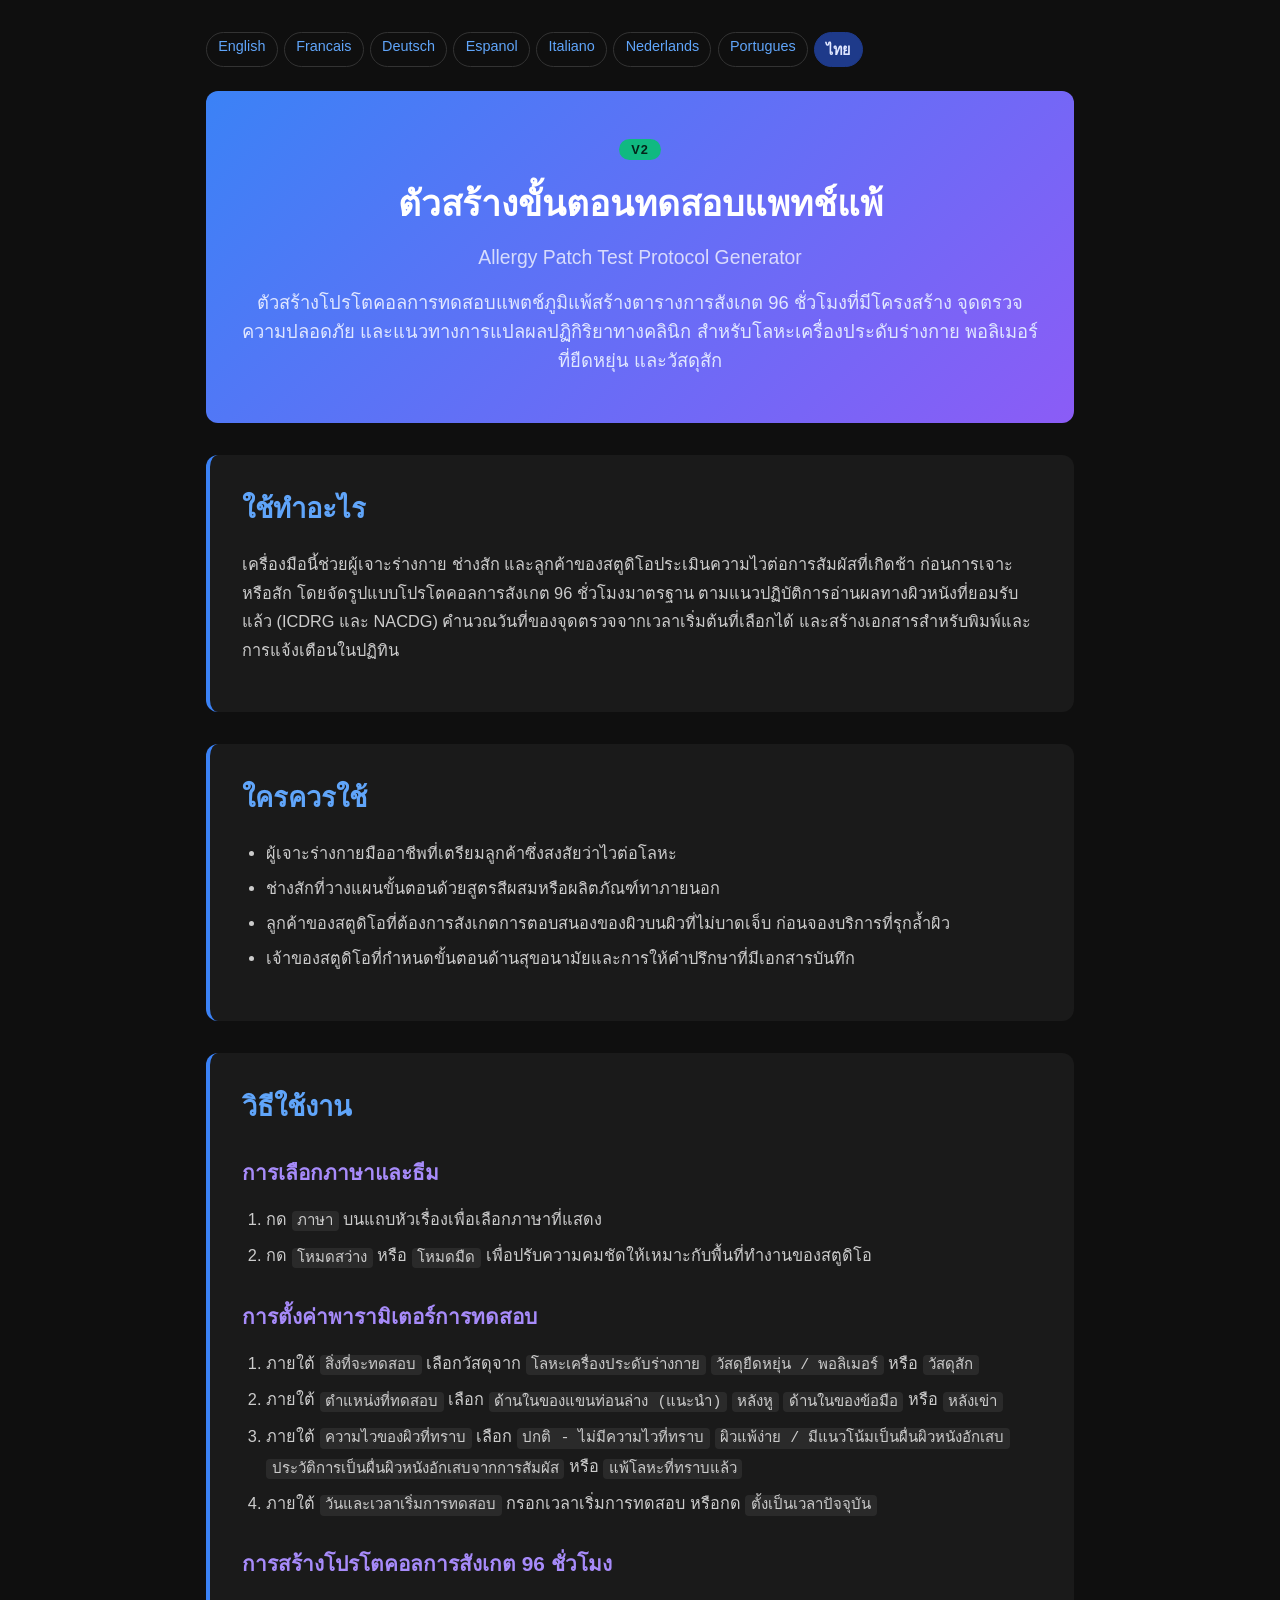
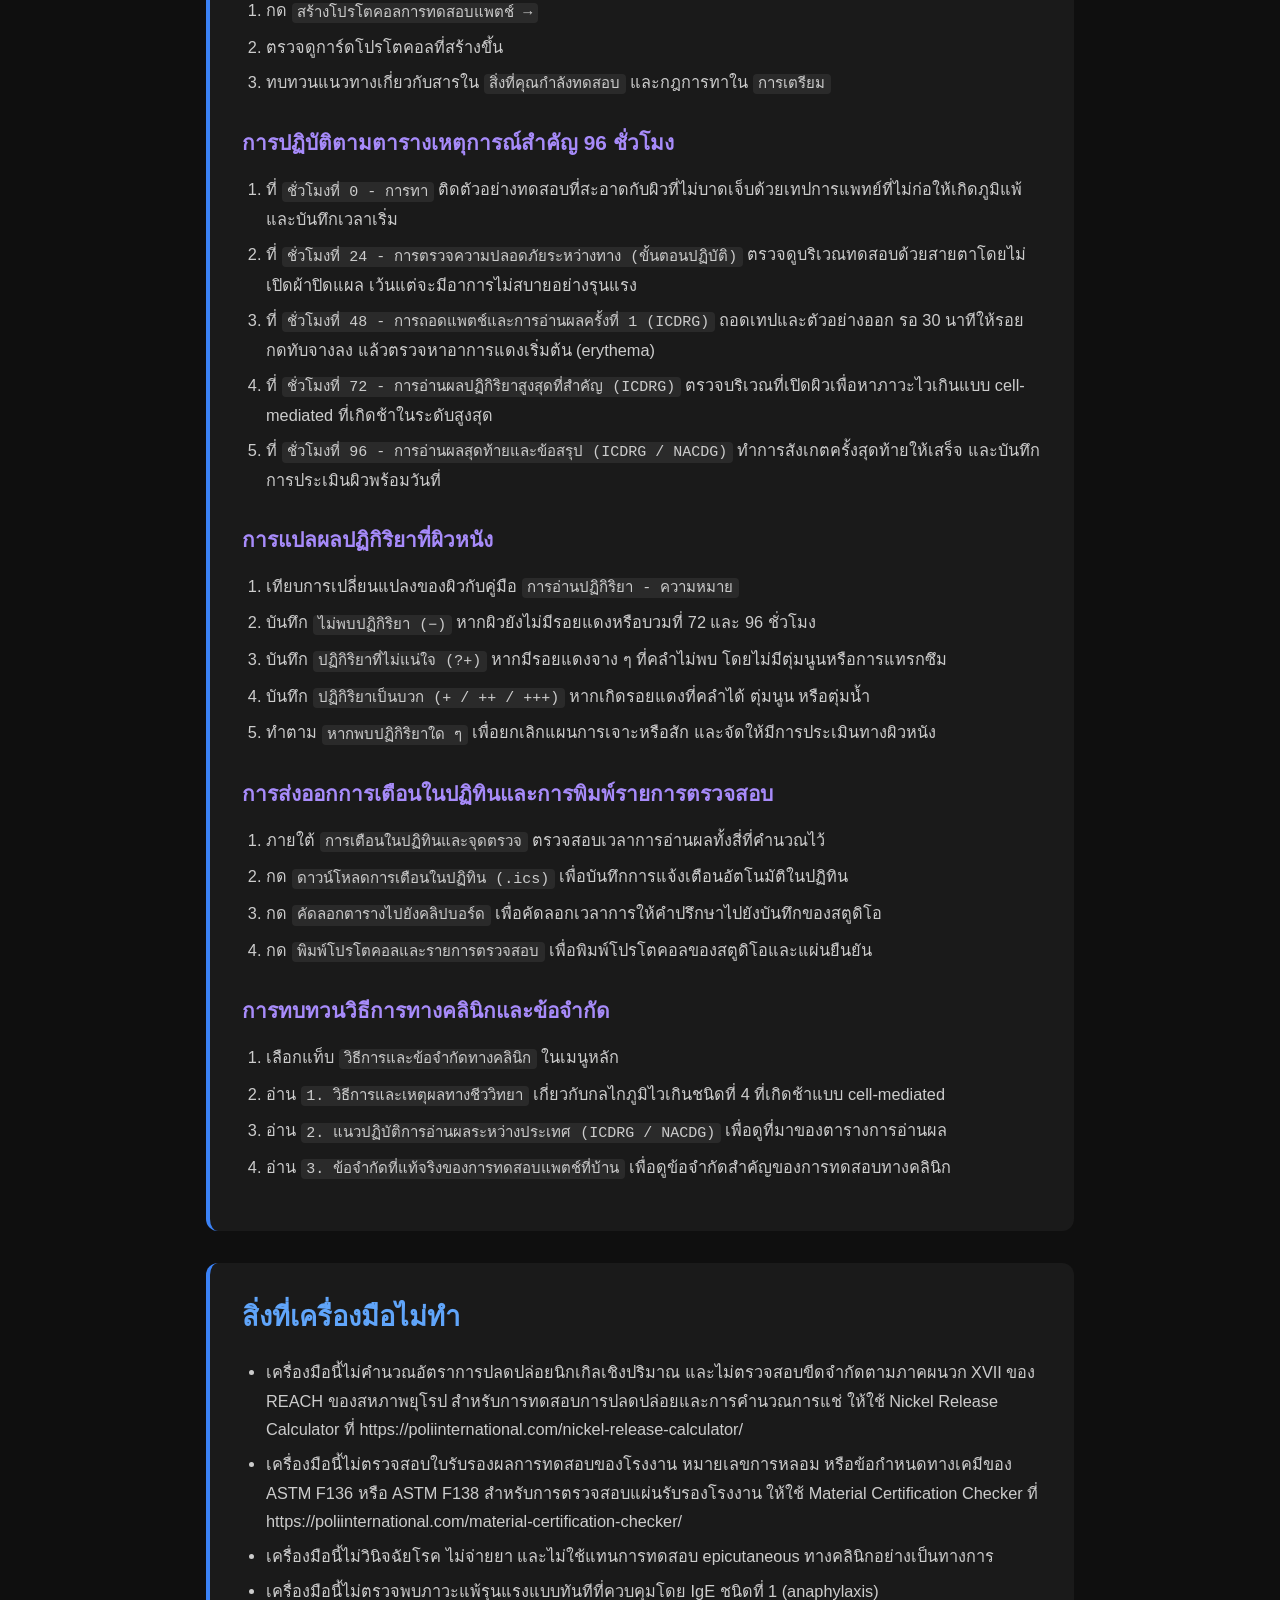
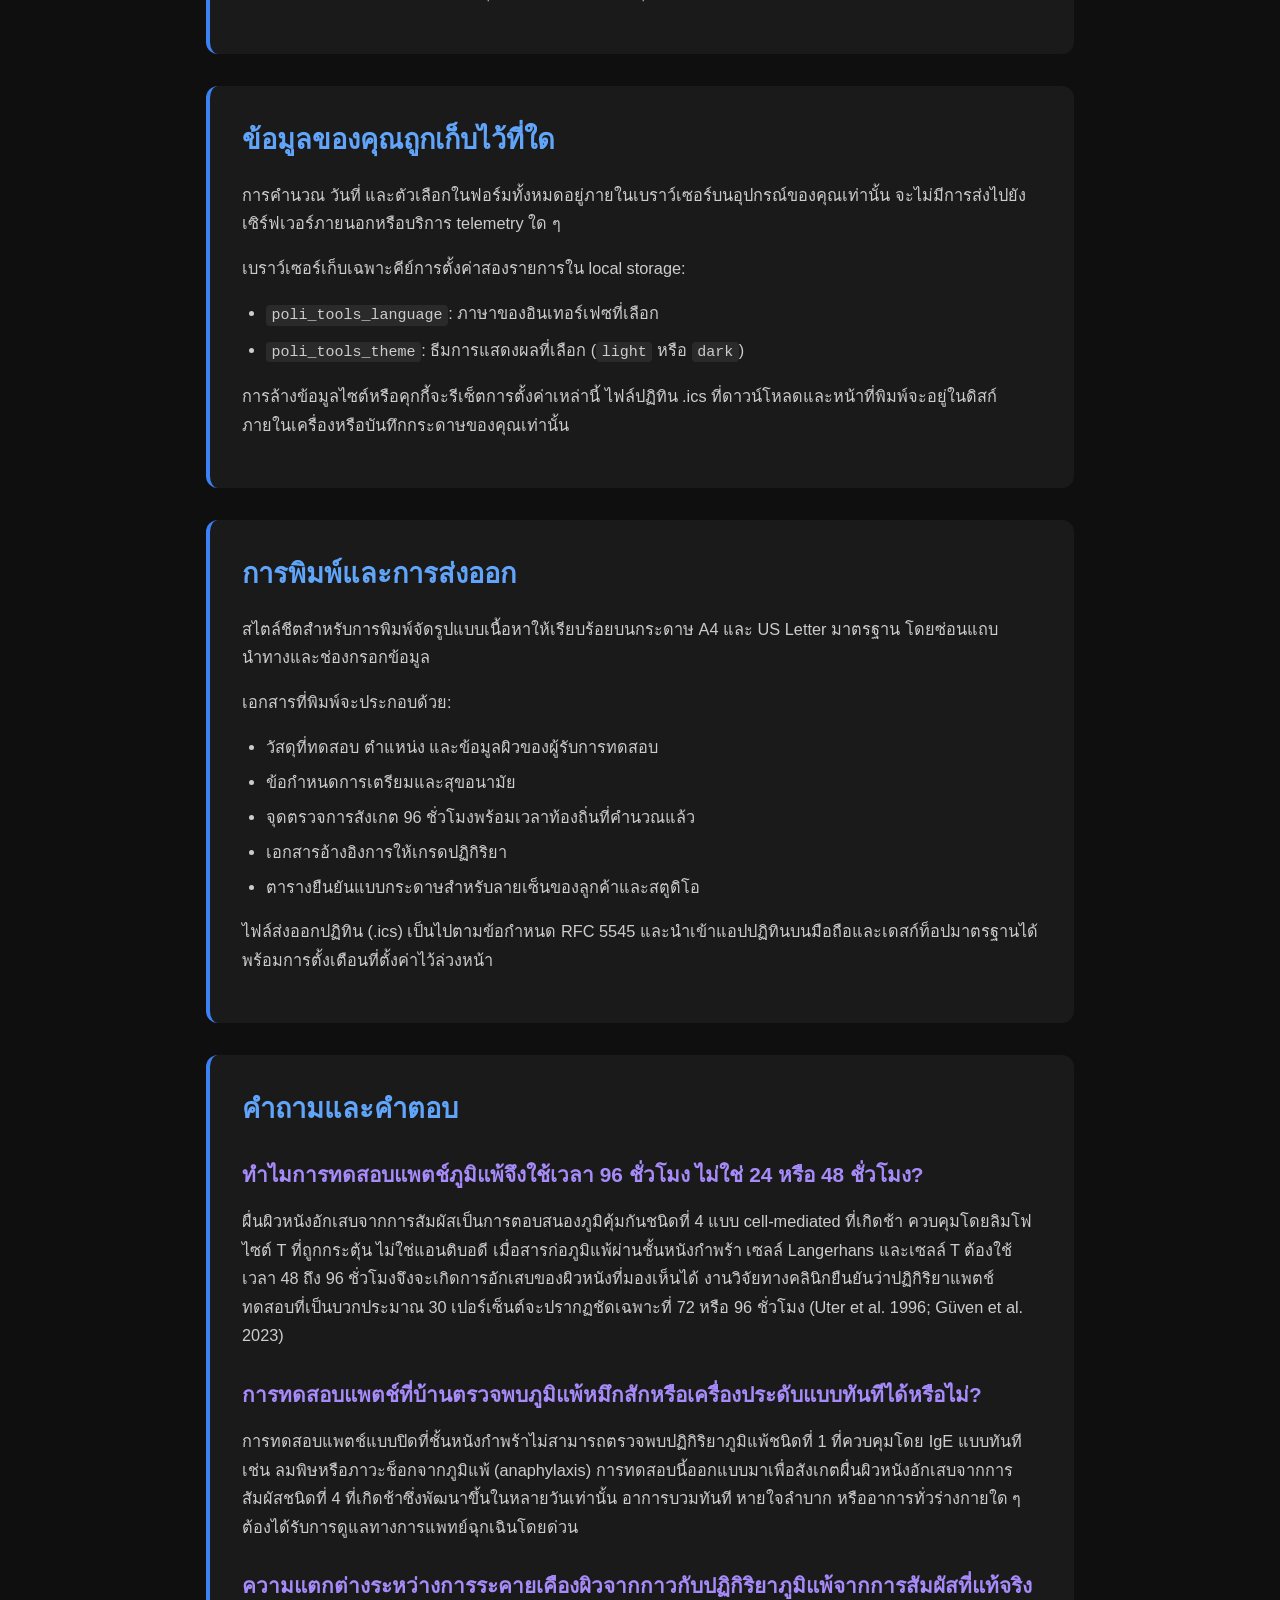
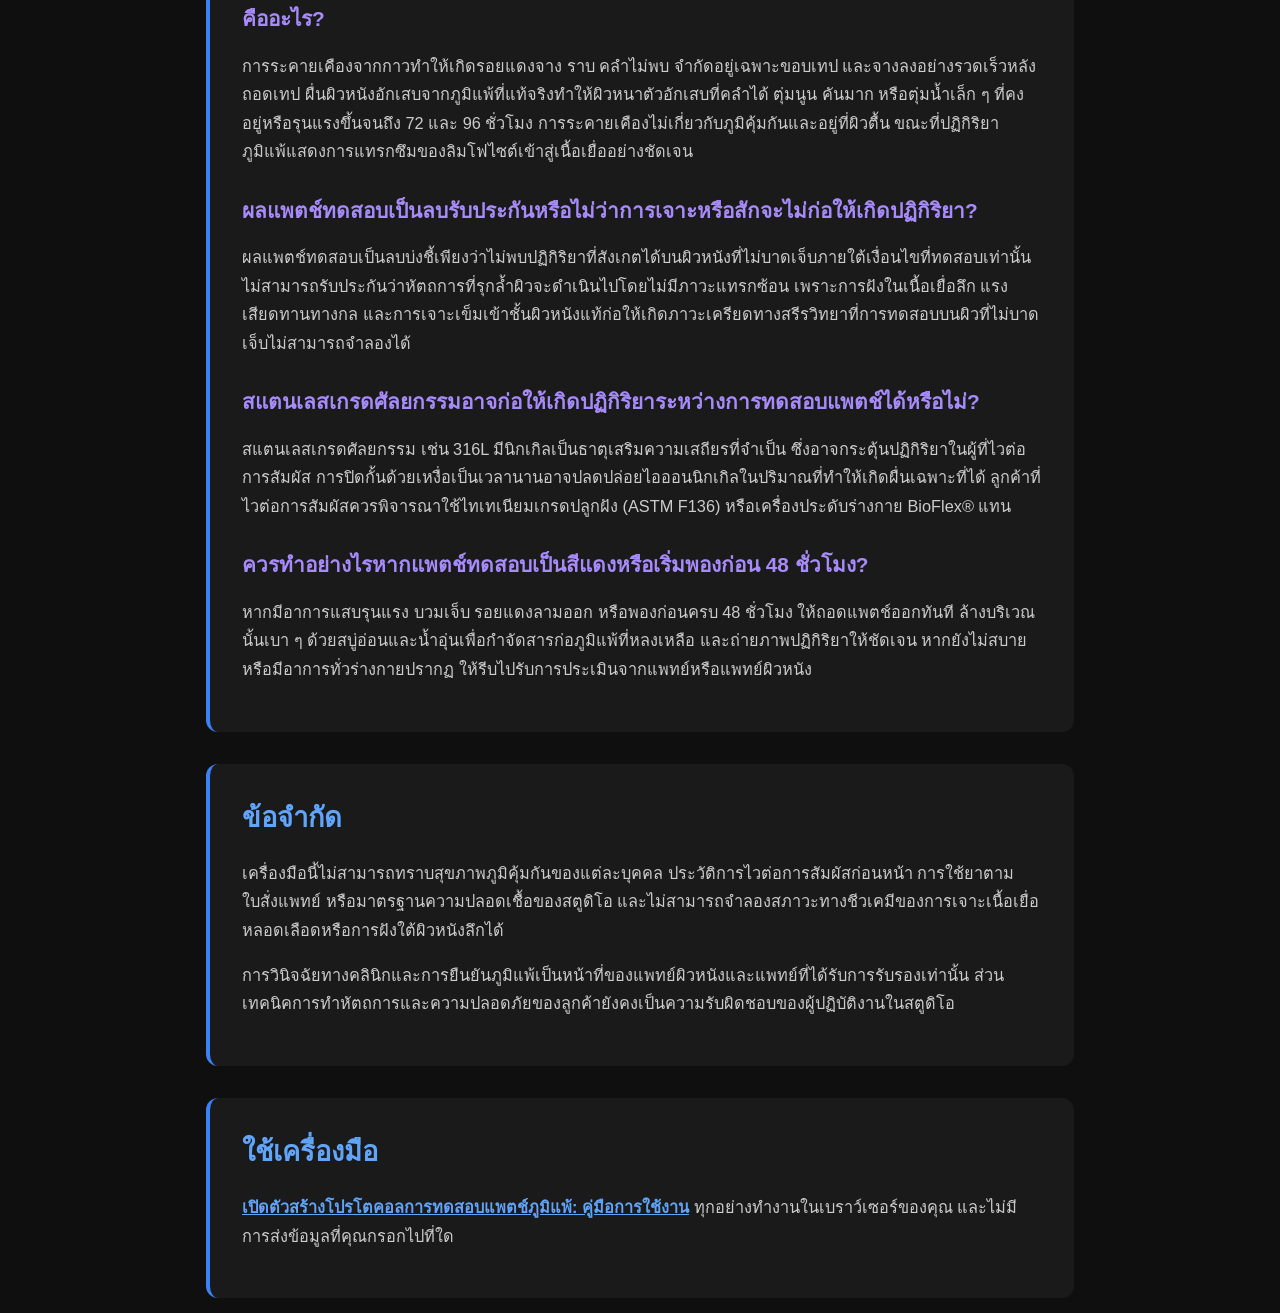
<file: documentation-th.html>
<!DOCTYPE html>
<html lang="th">
<head><meta name="robots" content="noindex,nofollow">
    <meta charset="UTF-8">
    <meta name="viewport" content="width=device-width, initial-scale=1.0">
    <title>ตัวสร้างโปรโตคอลการทดสอบแพตช์ภูมิแพ้: คู่มือการใช้งานและเอกสารประกอบ | Poli International</title>
    <meta name="description" content="ตัวสร้างโปรโตคอลการทดสอบแพตช์ภูมิแพ้สร้างตารางการสังเกต 96 ชั่วโมงที่มีโครงสร้าง จุดตรวจความปลอดภัย และแนวทางการแปลผลปฏิกิริยาทางคลินิก สำหรับโลหะเครื่องประดับร่างกาย พอลิเมอร์ที่ยืดหยุ่น และวัสดุสัก">
    <link rel="canonical" href="https://poliinternational.com/allergy-patch-test/">
    <style>
        body { background: #0f0f0f; color: #fff; font-family: -apple-system, BlinkMacSystemFont, "Segoe UI", Roboto, sans-serif; margin: 0; padding: 0; }
        body.in-iframe .doc-hero h1 { display: none; }
        * { box-sizing: border-box; }
        .entry-content { max-width: 900px; margin: 0 auto; padding: 2rem 1rem; }
        .doc-hero { background: linear-gradient(135deg, #3B82F6, #8B5CF6); padding: 3rem 2rem; text-align: center; border-radius: 0.75rem; margin-bottom: 2rem; }
        .doc-hero h1 { font-size: 2.2rem; margin: 0 0 1rem; font-weight: 700; }
        .doc-hero p { font-size: 1.15rem; color: #E0E7FF; margin: 0; }
        .doc-hero .v2 { display: inline-block; margin-bottom: 1rem; padding: 0.2rem 0.75rem; border-radius: 999px; background: #10B981; color: #04241a; font-weight: 800; font-size: 0.8rem; letter-spacing: 0.08em; }
        .doc-section { margin: 2rem 0; padding: 2rem; background: #1a1a1a; border-radius: 0.75rem; border-left: 4px solid #3B82F6; }
        .doc-section h2 { color: #60A5FA; font-size: 1.7rem; margin: 0 0 1.25rem; font-weight: 600; }
        .doc-section h3 { color: #A78BFA; font-size: 1.3rem; margin: 1.75rem 0 0.75rem; font-weight: 600; }
        .doc-section p, .doc-section li { color: #ccc; line-height: 1.75; font-size: 1.02rem; }
        .doc-section ul, .doc-section ol { padding-left: 1.5rem; }
        .doc-section li { margin: 0.4rem 0; }
        .doc-section code { background: #2a2a2a; padding: 0.1rem 0.35rem; border-radius: 0.25rem; font-size: 0.92em; }
        .doc-section a { color: #60A5FA; font-weight: 600; }
        .highlight-box { background: linear-gradient(135deg, #1E3A8A, #4C1D95); padding: 1.25rem 1.5rem; border-radius: 0.5rem; margin: 1.5rem 0; border-left: 4px solid #10B981; }
        .highlight-box p { color: #E0E7FF; margin: 0; }
        table { width: 100%; border-collapse: collapse; margin: 1.5rem 0; }
        th, td { padding: 0.75rem; text-align: left; border: 1px solid #333; vertical-align: top; }
        th { background: #2a2a2a; color: #60A5FA; }
        td { color: #ccc; }
        .doc-langs { display: flex; flex-wrap: wrap; gap: 0.4rem; margin: 0 0 1.5rem; font-size: 0.9rem; }
        .doc-langs a, .doc-langs span { padding: 0.3rem 0.7rem; border-radius: 999px; border: 1px solid #333; text-decoration: none; }
        .doc-langs a { color: #60A5FA; }
        .doc-langs span { background: #1E3A8A; color: #E0E7FF; border-color: #1E3A8A; font-weight: 700; }
    </style>
</head>
<body>
<script>if (window.self !== window.top) document.body.classList.add('in-iframe');</script>
    <div class="entry-content">
        <nav class="doc-langs" aria-label="Documentation language"><a lang="en" href="documentation.html">English</a><a lang="fr" href="documentation-fr.html">Francais</a><a lang="de" href="documentation-de.html">Deutsch</a><a lang="es" href="documentation-es.html">Espanol</a><a lang="it" href="documentation-it.html">Italiano</a><a lang="nl" href="documentation-nl.html">Nederlands</a><a lang="pt" href="documentation-pt.html">Portugues</a><span lang="th">ไทย</span></nav>
        <div class="doc-hero">
            <span class="v2">V2</span>
            <h1>ตัวสร้างขั้นตอนทดสอบแพทช์แพ้<br><small lang="en" style="font-size:0.55em;font-weight:500;opacity:0.75;">Allergy Patch Test Protocol Generator</small></h1>
            <p>ตัวสร้างโปรโตคอลการทดสอบแพตช์ภูมิแพ้สร้างตารางการสังเกต 96 ชั่วโมงที่มีโครงสร้าง จุดตรวจความปลอดภัย และแนวทางการแปลผลปฏิกิริยาทางคลินิก สำหรับโลหะเครื่องประดับร่างกาย พอลิเมอร์ที่ยืดหยุ่น และวัสดุสัก</p>
        </div>
        <div class="doc-section">
        <h2>ใช้ทำอะไร</h2>
        <p>เครื่องมือนี้ช่วยผู้เจาะร่างกาย ช่างสัก และลูกค้าของสตูดิโอประเมินความไวต่อการสัมผัสที่เกิดช้า ก่อนการเจาะหรือสัก โดยจัดรูปแบบโปรโตคอลการสังเกต 96 ชั่วโมงมาตรฐาน ตามแนวปฏิบัติการอ่านผลทางผิวหนังที่ยอมรับแล้ว (ICDRG และ NACDG) คำนวณวันที่ของจุดตรวจจากเวลาเริ่มต้นที่เลือกได้ และสร้างเอกสารสำหรับพิมพ์และการแจ้งเตือนในปฏิทิน</p>
        </div>
        <div class="doc-section">
        <h2>ใครควรใช้</h2>
        <ul>
        <li>ผู้เจาะร่างกายมืออาชีพที่เตรียมลูกค้าซึ่งสงสัยว่าไวต่อโลหะ</li>
        <li>ช่างสักที่วางแผนขั้นตอนด้วยสูตรสีผสมหรือผลิตภัณฑ์ทาภายนอก</li>
        <li>ลูกค้าของสตูดิโอที่ต้องการสังเกตการตอบสนองของผิวบนผิวที่ไม่บาดเจ็บ ก่อนจองบริการที่รุกล้ำผิว</li>
        <li>เจ้าของสตูดิโอที่กำหนดขั้นตอนด้านสุขอนามัยและการให้คำปรึกษาที่มีเอกสารบันทึก</li>
        </ul>
        </div>
        <div class="doc-section">
        <h2>วิธีใช้งาน</h2>
        <h3>การเลือกภาษาและธีม</h3>
        <ol>
        <li>กด <code>ภาษา</code> บนแถบหัวเรื่องเพื่อเลือกภาษาที่แสดง</li>
        <li>กด <code>โหมดสว่าง</code> หรือ <code>โหมดมืด</code> เพื่อปรับความคมชัดให้เหมาะกับพื้นที่ทำงานของสตูดิโอ</li>
        </ol>
        <h3>การตั้งค่าพารามิเตอร์การทดสอบ</h3>
        <ol>
        <li>ภายใต้ <code>สิ่งที่จะทดสอบ</code> เลือกวัสดุจาก <code>โลหะเครื่องประดับร่างกาย</code> <code>วัสดุยืดหยุ่น / พอลิเมอร์</code> หรือ <code>วัสดุสัก</code></li>
        <li>ภายใต้ <code>ตำแหน่งที่ทดสอบ</code> เลือก <code>ด้านในของแขนท่อนล่าง (แนะนำ)</code> <code>หลังหู</code> <code>ด้านในของข้อมือ</code> หรือ <code>หลังเข่า</code></li>
        <li>ภายใต้ <code>ความไวของผิวที่ทราบ</code> เลือก <code>ปกติ - ไม่มีความไวที่ทราบ</code> <code>ผิวแพ้ง่าย / มีแนวโน้มเป็นผื่นผิวหนังอักเสบ</code> <code>ประวัติการเป็นผื่นผิวหนังอักเสบจากการสัมผัส</code> หรือ <code>แพ้โลหะที่ทราบแล้ว</code></li>
        <li>ภายใต้ <code>วันและเวลาเริ่มการทดสอบ</code> กรอกเวลาเริ่มการทดสอบ หรือกด <code>ตั้งเป็นเวลาปัจจุบัน</code></li>
        </ol>
        <h3>การสร้างโปรโตคอลการสังเกต 96 ชั่วโมง</h3>
        <ol>
        <li>กด <code>สร้างโปรโตคอลการทดสอบแพตช์ →</code></li>
        <li>ตรวจดูการ์ดโปรโตคอลที่สร้างขึ้น</li>
        <li>ทบทวนแนวทางเกี่ยวกับสารใน <code>สิ่งที่คุณกำลังทดสอบ</code> และกฎการทาใน <code>การเตรียม</code></li>
        </ol>
        <h3>การปฏิบัติตามตารางเหตุการณ์สำคัญ 96 ชั่วโมง</h3>
        <ol>
        <li>ที่ <code>ชั่วโมงที่ 0 - การทา</code> ติดตัวอย่างทดสอบที่สะอาดกับผิวที่ไม่บาดเจ็บด้วยเทปการแพทย์ที่ไม่ก่อให้เกิดภูมิแพ้ และบันทึกเวลาเริ่ม</li>
        <li>ที่ <code>ชั่วโมงที่ 24 - การตรวจความปลอดภัยระหว่างทาง (ขั้นตอนปฏิบัติ)</code> ตรวจดูบริเวณทดสอบด้วยสายตาโดยไม่เปิดผ้าปิดแผล เว้นแต่จะมีอาการไม่สบายอย่างรุนแรง</li>
        <li>ที่ <code>ชั่วโมงที่ 48 - การถอดแพตช์และการอ่านผลครั้งที่ 1 (ICDRG)</code> ถอดเทปและตัวอย่างออก รอ 30 นาทีให้รอยกดทับจางลง แล้วตรวจหาอาการแดงเริ่มต้น (erythema)</li>
        <li>ที่ <code>ชั่วโมงที่ 72 - การอ่านผลปฏิกิริยาสูงสุดที่สำคัญ (ICDRG)</code> ตรวจบริเวณที่เปิดผิวเพื่อหาภาวะไวเกินแบบ cell-mediated ที่เกิดช้าในระดับสูงสุด</li>
        <li>ที่ <code>ชั่วโมงที่ 96 - การอ่านผลสุดท้ายและข้อสรุป (ICDRG / NACDG)</code> ทำการสังเกตครั้งสุดท้ายให้เสร็จ และบันทึกการประเมินผิวพร้อมวันที่</li>
        </ol>
        <h3>การแปลผลปฏิกิริยาที่ผิวหนัง</h3>
        <ol>
        <li>เทียบการเปลี่ยนแปลงของผิวกับคู่มือ <code>การอ่านปฏิกิริยา - ความหมาย</code></li>
        <li>บันทึก <code>ไม่พบปฏิกิริยา (−)</code> หากผิวยังไม่มีรอยแดงหรือบวมที่ 72 และ 96 ชั่วโมง</li>
        <li>บันทึก <code>ปฏิกิริยาที่ไม่แน่ใจ (?+)</code> หากมีรอยแดงจาง ๆ ที่คลำไม่พบ โดยไม่มีตุ่มนูนหรือการแทรกซึม</li>
        <li>บันทึก <code>ปฏิกิริยาเป็นบวก (+ / ++ / +++)</code> หากเกิดรอยแดงที่คลำได้ ตุ่มนูน หรือตุ่มน้ำ</li>
        <li>ทำตาม <code>หากพบปฏิกิริยาใด ๆ</code> เพื่อยกเลิกแผนการเจาะหรือสัก และจัดให้มีการประเมินทางผิวหนัง</li>
        </ol>
        <h3>การส่งออกการเตือนในปฏิทินและการพิมพ์รายการตรวจสอบ</h3>
        <ol>
        <li>ภายใต้ <code>การเตือนในปฏิทินและจุดตรวจ</code> ตรวจสอบเวลาการอ่านผลทั้งสี่ที่คำนวณไว้</li>
        <li>กด <code>ดาวน์โหลดการเตือนในปฏิทิน (.ics)</code> เพื่อบันทึกการแจ้งเตือนอัตโนมัติในปฏิทิน</li>
        <li>กด <code>คัดลอกตารางไปยังคลิปบอร์ด</code> เพื่อคัดลอกเวลาการให้คำปรึกษาไปยังบันทึกของสตูดิโอ</li>
        <li>กด <code>พิมพ์โปรโตคอลและรายการตรวจสอบ</code> เพื่อพิมพ์โปรโตคอลของสตูดิโอและแผ่นยืนยัน</li>
        </ol>
        <h3>การทบทวนวิธีการทางคลินิกและข้อจำกัด</h3>
        <ol>
        <li>เลือกแท็บ <code>วิธีการและข้อจำกัดทางคลินิก</code> ในเมนูหลัก</li>
        <li>อ่าน <code>1. วิธีการและเหตุผลทางชีววิทยา</code> เกี่ยวกับกลไกภูมิไวเกินชนิดที่ 4 ที่เกิดช้าแบบ cell-mediated</li>
        <li>อ่าน <code>2. แนวปฏิบัติการอ่านผลระหว่างประเทศ (ICDRG / NACDG)</code> เพื่อดูที่มาของตารางการอ่านผล</li>
        <li>อ่าน <code>3. ข้อจำกัดที่แท้จริงของการทดสอบแพตช์ที่บ้าน</code> เพื่อดูข้อจำกัดสำคัญของการทดสอบทางคลินิก</li>
        </ol>
        </div>
        <div class="doc-section">
        <h2>สิ่งที่เครื่องมือไม่ทำ</h2>
        <ul>
        <li>เครื่องมือนี้ไม่คำนวณอัตราการปลดปล่อยนิกเกิลเชิงปริมาณ และไม่ตรวจสอบขีดจำกัดตามภาคผนวก XVII ของ REACH ของสหภาพยุโรป สำหรับการทดสอบการปลดปล่อยและการคำนวณการแช่ ให้ใช้ Nickel Release Calculator ที่ https://poliinternational.com/nickel-release-calculator/</li>
        <li>เครื่องมือนี้ไม่ตรวจสอบใบรับรองผลการทดสอบของโรงงาน หมายเลขการหลอม หรือข้อกำหนดทางเคมีของ ASTM F136 หรือ ASTM F138 สำหรับการตรวจสอบแผ่นรับรองโรงงาน ให้ใช้ Material Certification Checker ที่ https://poliinternational.com/material-certification-checker/</li>
        <li>เครื่องมือนี้ไม่วินิจฉัยโรค ไม่จ่ายยา และไม่ใช้แทนการทดสอบ epicutaneous ทางคลินิกอย่างเป็นทางการ</li>
        <li>เครื่องมือนี้ไม่ตรวจพบภาวะแพ้รุนแรงแบบทันทีที่ควบคุมโดย IgE ชนิดที่ 1 (anaphylaxis)</li>
        </ul>
        </div>
        <div class="doc-section">
        <h2>ข้อมูลของคุณถูกเก็บไว้ที่ใด</h2>
        <p>การคำนวณ วันที่ และตัวเลือกในฟอร์มทั้งหมดอยู่ภายในเบราว์เซอร์บนอุปกรณ์ของคุณเท่านั้น จะไม่มีการส่งไปยังเซิร์ฟเวอร์ภายนอกหรือบริการ telemetry ใด ๆ</p>
        <p>เบราว์เซอร์เก็บเฉพาะคีย์การตั้งค่าสองรายการใน local storage:</p>
        <ul>
        <li><code>poli_tools_language</code>: ภาษาของอินเทอร์เฟซที่เลือก</li>
        <li><code>poli_tools_theme</code>: ธีมการแสดงผลที่เลือก (<code>light</code> หรือ <code>dark</code>)</li>
        </ul>
        <p>การล้างข้อมูลไซต์หรือคุกกี้จะรีเซ็ตการตั้งค่าเหล่านี้ ไฟล์ปฏิทิน .ics ที่ดาวน์โหลดและหน้าที่พิมพ์จะอยู่ในดิสก์ภายในเครื่องหรือบันทึกกระดาษของคุณเท่านั้น</p>
        </div>
        <div class="doc-section">
        <h2>การพิมพ์และการส่งออก</h2>
        <p>สไตล์ชีตสำหรับการพิมพ์จัดรูปแบบเนื้อหาให้เรียบร้อยบนกระดาษ A4 และ US Letter มาตรฐาน โดยซ่อนแถบนำทางและช่องกรอกข้อมูล</p>
        <p>เอกสารที่พิมพ์จะประกอบด้วย:</p>
        <ul>
        <li>วัสดุที่ทดสอบ ตำแหน่ง และข้อมูลผิวของผู้รับการทดสอบ</li>
        <li>ข้อกำหนดการเตรียมและสุขอนามัย</li>
        <li>จุดตรวจการสังเกต 96 ชั่วโมงพร้อมเวลาท้องถิ่นที่คำนวณแล้ว</li>
        <li>เอกสารอ้างอิงการให้เกรดปฏิกิริยา</li>
        <li>ตารางยืนยันแบบกระดาษสำหรับลายเซ็นของลูกค้าและสตูดิโอ</li>
        </ul>
        <p>ไฟล์ส่งออกปฏิทิน (.ics) เป็นไปตามข้อกำหนด RFC 5545 และนำเข้าแอปปฏิทินบนมือถือและเดสก์ท็อปมาตรฐานได้ พร้อมการตั้งเตือนที่ตั้งค่าไว้ล่วงหน้า</p>
        </div>
        <div class="doc-section">
        <h2>คำถามและคำตอบ</h2>
        <h3>ทำไมการทดสอบแพตช์ภูมิแพ้จึงใช้เวลา 96 ชั่วโมง ไม่ใช่ 24 หรือ 48 ชั่วโมง?</h3>
        <p>ผื่นผิวหนังอักเสบจากการสัมผัสเป็นการตอบสนองภูมิคุ้มกันชนิดที่ 4 แบบ cell-mediated ที่เกิดช้า ควบคุมโดยลิมโฟไซต์ T ที่ถูกกระตุ้น ไม่ใช่แอนติบอดี เมื่อสารก่อภูมิแพ้ผ่านชั้นหนังกำพร้า เซลล์ Langerhans และเซลล์ T ต้องใช้เวลา 48 ถึง 96 ชั่วโมงจึงจะเกิดการอักเสบของผิวหนังที่มองเห็นได้ งานวิจัยทางคลินิกยืนยันว่าปฏิกิริยาแพตช์ทดสอบที่เป็นบวกประมาณ 30 เปอร์เซ็นต์จะปรากฏชัดเฉพาะที่ 72 หรือ 96 ชั่วโมง (Uter et al. 1996; Güven et al. 2023)</p>
        <h3>การทดสอบแพตช์ที่บ้านตรวจพบภูมิแพ้หมึกสักหรือเครื่องประดับแบบทันทีได้หรือไม่?</h3>
        <p>การทดสอบแพตช์แบบปิดที่ชั้นหนังกำพร้าไม่สามารถตรวจพบปฏิกิริยาภูมิแพ้ชนิดที่ 1 ที่ควบคุมโดย IgE แบบทันที เช่น ลมพิษหรือภาวะช็อกจากภูมิแพ้ (anaphylaxis) การทดสอบนี้ออกแบบมาเพื่อสังเกตผื่นผิวหนังอักเสบจากการสัมผัสชนิดที่ 4 ที่เกิดช้าซึ่งพัฒนาขึ้นในหลายวันเท่านั้น อาการบวมทันที หายใจลำบาก หรืออาการทั่วร่างกายใด ๆ ต้องได้รับการดูแลทางการแพทย์ฉุกเฉินโดยด่วน</p>
        <h3>ความแตกต่างระหว่างการระคายเคืองผิวจากกาวกับปฏิกิริยาภูมิแพ้จากการสัมผัสที่แท้จริงคืออะไร?</h3>
        <p>การระคายเคืองจากกาวทำให้เกิดรอยแดงจาง ราบ คลำไม่พบ จำกัดอยู่เฉพาะขอบเทป และจางลงอย่างรวดเร็วหลังถอดเทป ผื่นผิวหนังอักเสบจากภูมิแพ้ที่แท้จริงทำให้ผิวหนาตัวอักเสบที่คลำได้ ตุ่มนูน คันมาก หรือตุ่มน้ำเล็ก ๆ ที่คงอยู่หรือรุนแรงขึ้นจนถึง 72 และ 96 ชั่วโมง การระคายเคืองไม่เกี่ยวกับภูมิคุ้มกันและอยู่ที่ผิวตื้น ขณะที่ปฏิกิริยาภูมิแพ้แสดงการแทรกซึมของลิมโฟไซต์เข้าสู่เนื้อเยื่ออย่างชัดเจน</p>
        <h3>ผลแพตช์ทดสอบเป็นลบรับประกันหรือไม่ว่าการเจาะหรือสักจะไม่ก่อให้เกิดปฏิกิริยา?</h3>
        <p>ผลแพตช์ทดสอบเป็นลบบ่งชี้เพียงว่าไม่พบปฏิกิริยาที่สังเกตได้บนผิวหนังที่ไม่บาดเจ็บภายใต้เงื่อนไขที่ทดสอบเท่านั้น ไม่สามารถรับประกันว่าหัตถการที่รุกล้ำผิวจะดำเนินไปโดยไม่มีภาวะแทรกซ้อน เพราะการฝังในเนื้อเยื่อลึก แรงเสียดทานทางกล และการเจาะเข็มเข้าชั้นผิวหนังแท้ก่อให้เกิดภาวะเครียดทางสรีรวิทยาที่การทดสอบบนผิวที่ไม่บาดเจ็บไม่สามารถจำลองได้</p>
        <h3>สแตนเลสเกรดศัลยกรรมอาจก่อให้เกิดปฏิกิริยาระหว่างการทดสอบแพตช์ได้หรือไม่?</h3>
        <p>สแตนเลสเกรดศัลยกรรม เช่น 316L มีนิกเกิลเป็นธาตุเสริมความเสถียรที่จำเป็น ซึ่งอาจกระตุ้นปฏิกิริยาในผู้ที่ไวต่อการสัมผัส การปิดกั้นด้วยเหงื่อเป็นเวลานานอาจปลดปล่อยไอออนนิกเกิลในปริมาณที่ทำให้เกิดผื่นเฉพาะที่ได้ ลูกค้าที่ไวต่อการสัมผัสควรพิจารณาใช้ไทเทเนียมเกรดปลูกฝัง (ASTM F136) หรือเครื่องประดับร่างกาย BioFlex® แทน</p>
        <h3>ควรทำอย่างไรหากแพตช์ทดสอบเป็นสีแดงหรือเริ่มพองก่อน 48 ชั่วโมง?</h3>
        <p>หากมีอาการแสบรุนแรง บวมเจ็บ รอยแดงลามออก หรือพองก่อนครบ 48 ชั่วโมง ให้ถอดแพตช์ออกทันที ล้างบริเวณนั้นเบา ๆ ด้วยสบู่อ่อนและน้ำอุ่นเพื่อกำจัดสารก่อภูมิแพ้ที่หลงเหลือ และถ่ายภาพปฏิกิริยาให้ชัดเจน หากยังไม่สบายหรือมีอาการทั่วร่างกายปรากฏ ให้รีบไปรับการประเมินจากแพทย์หรือแพทย์ผิวหนัง</p>
        </div>
        <div class="doc-section">
        <h2>ข้อจำกัด</h2>
        <p>เครื่องมือนี้ไม่สามารถทราบสุขภาพภูมิคุ้มกันของแต่ละบุคคล ประวัติการไวต่อการสัมผัสก่อนหน้า การใช้ยาตามใบสั่งแพทย์ หรือมาตรฐานความปลอดเชื้อของสตูดิโอ และไม่สามารถจำลองสภาวะทางชีวเคมีของการเจาะเนื้อเยื่อหลอดเลือดหรือการฝังใต้ผิวหนังลึกได้</p>
        <p>การวินิจฉัยทางคลินิกและการยืนยันภูมิแพ้เป็นหน้าที่ของแพทย์ผิวหนังและแพทย์ที่ได้รับการรับรองเท่านั้น ส่วนเทคนิคการทำหัตถการและความปลอดภัยของลูกค้ายังคงเป็นความรับผิดชอบของผู้ปฏิบัติงานในสตูดิโอ</p>
        </div>
        <div class="doc-section">
            <h2>ใช้เครื่องมือ</h2>
            <p><a href="https://poliinternational.com/allergy-patch-test/" target="_top">เปิดตัวสร้างโปรโตคอลการทดสอบแพตช์ภูมิแพ้: คู่มือการใช้งาน</a> ทุกอย่างทำงานในเบราว์เซอร์ของคุณ และไม่มีการส่งข้อมูลที่คุณกรอกไปที่ใด</p>
        </div>
    </div>
</body>
</html>
</file>
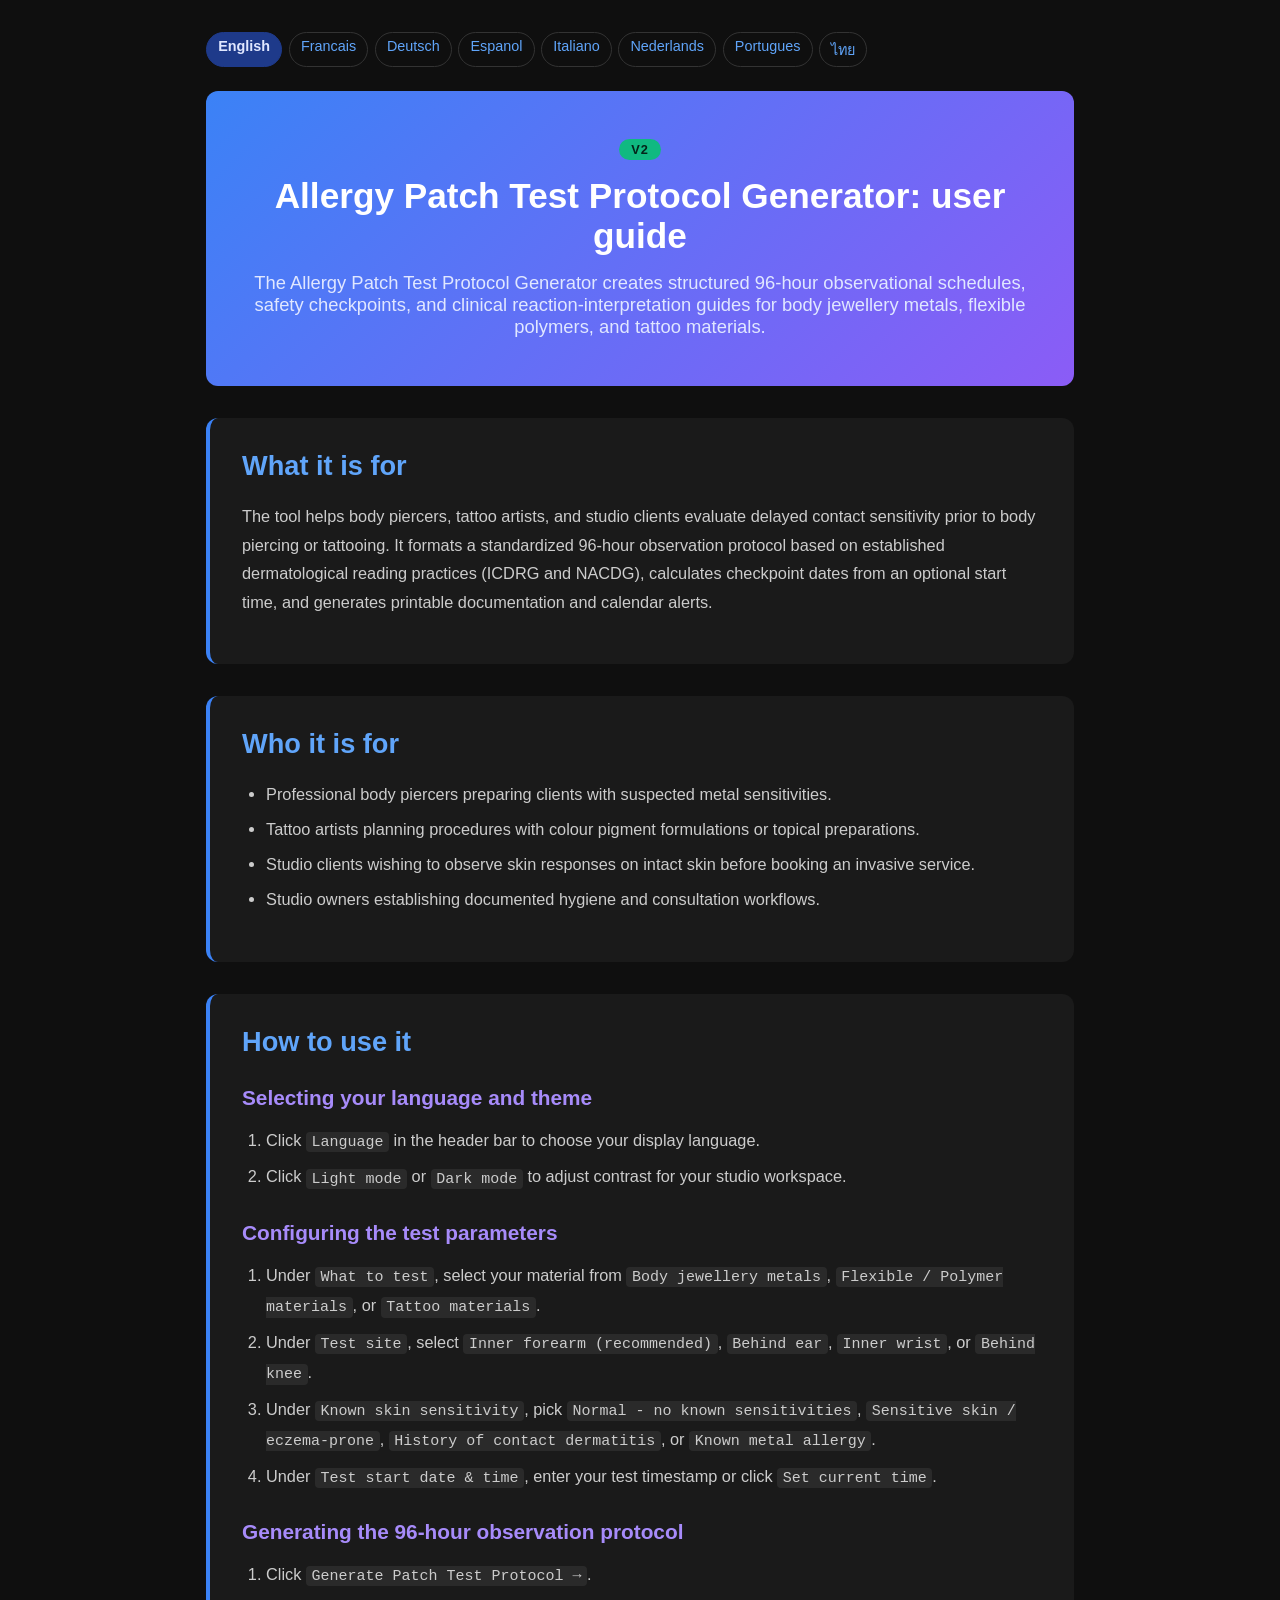
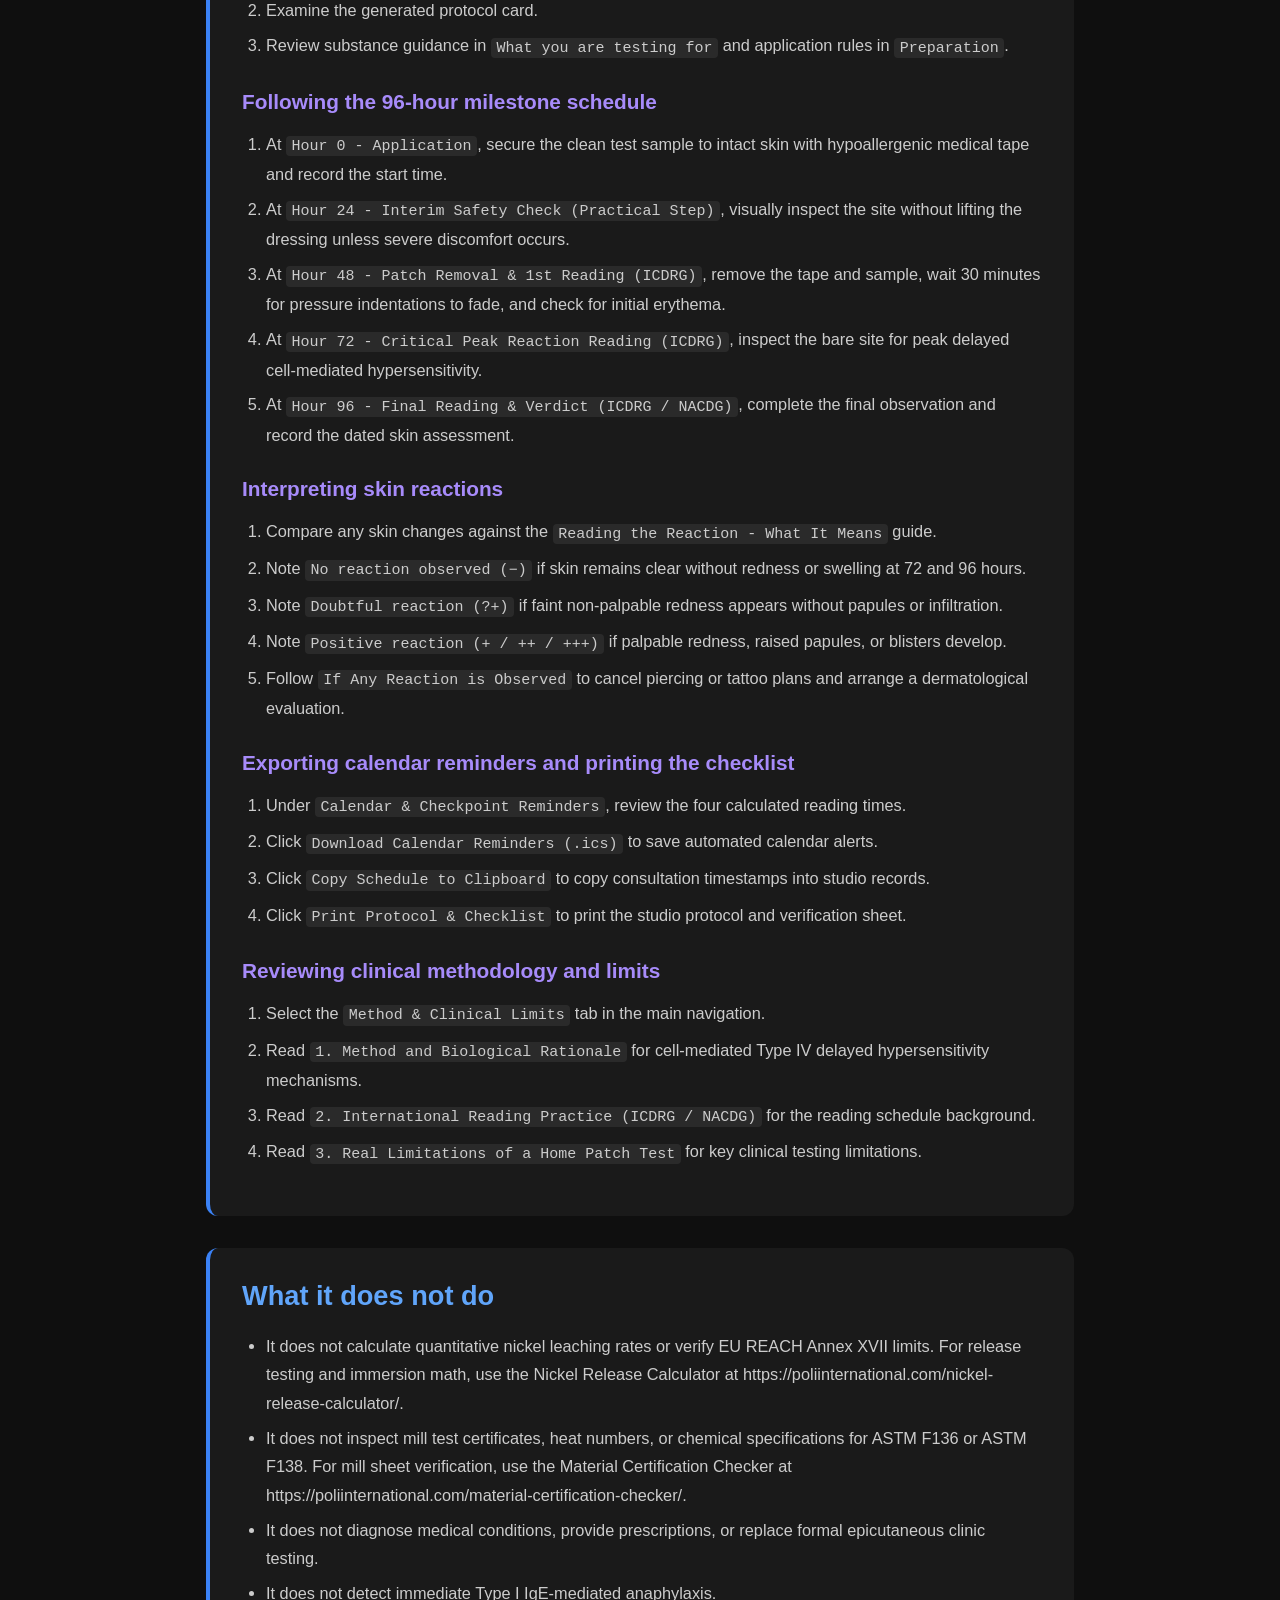
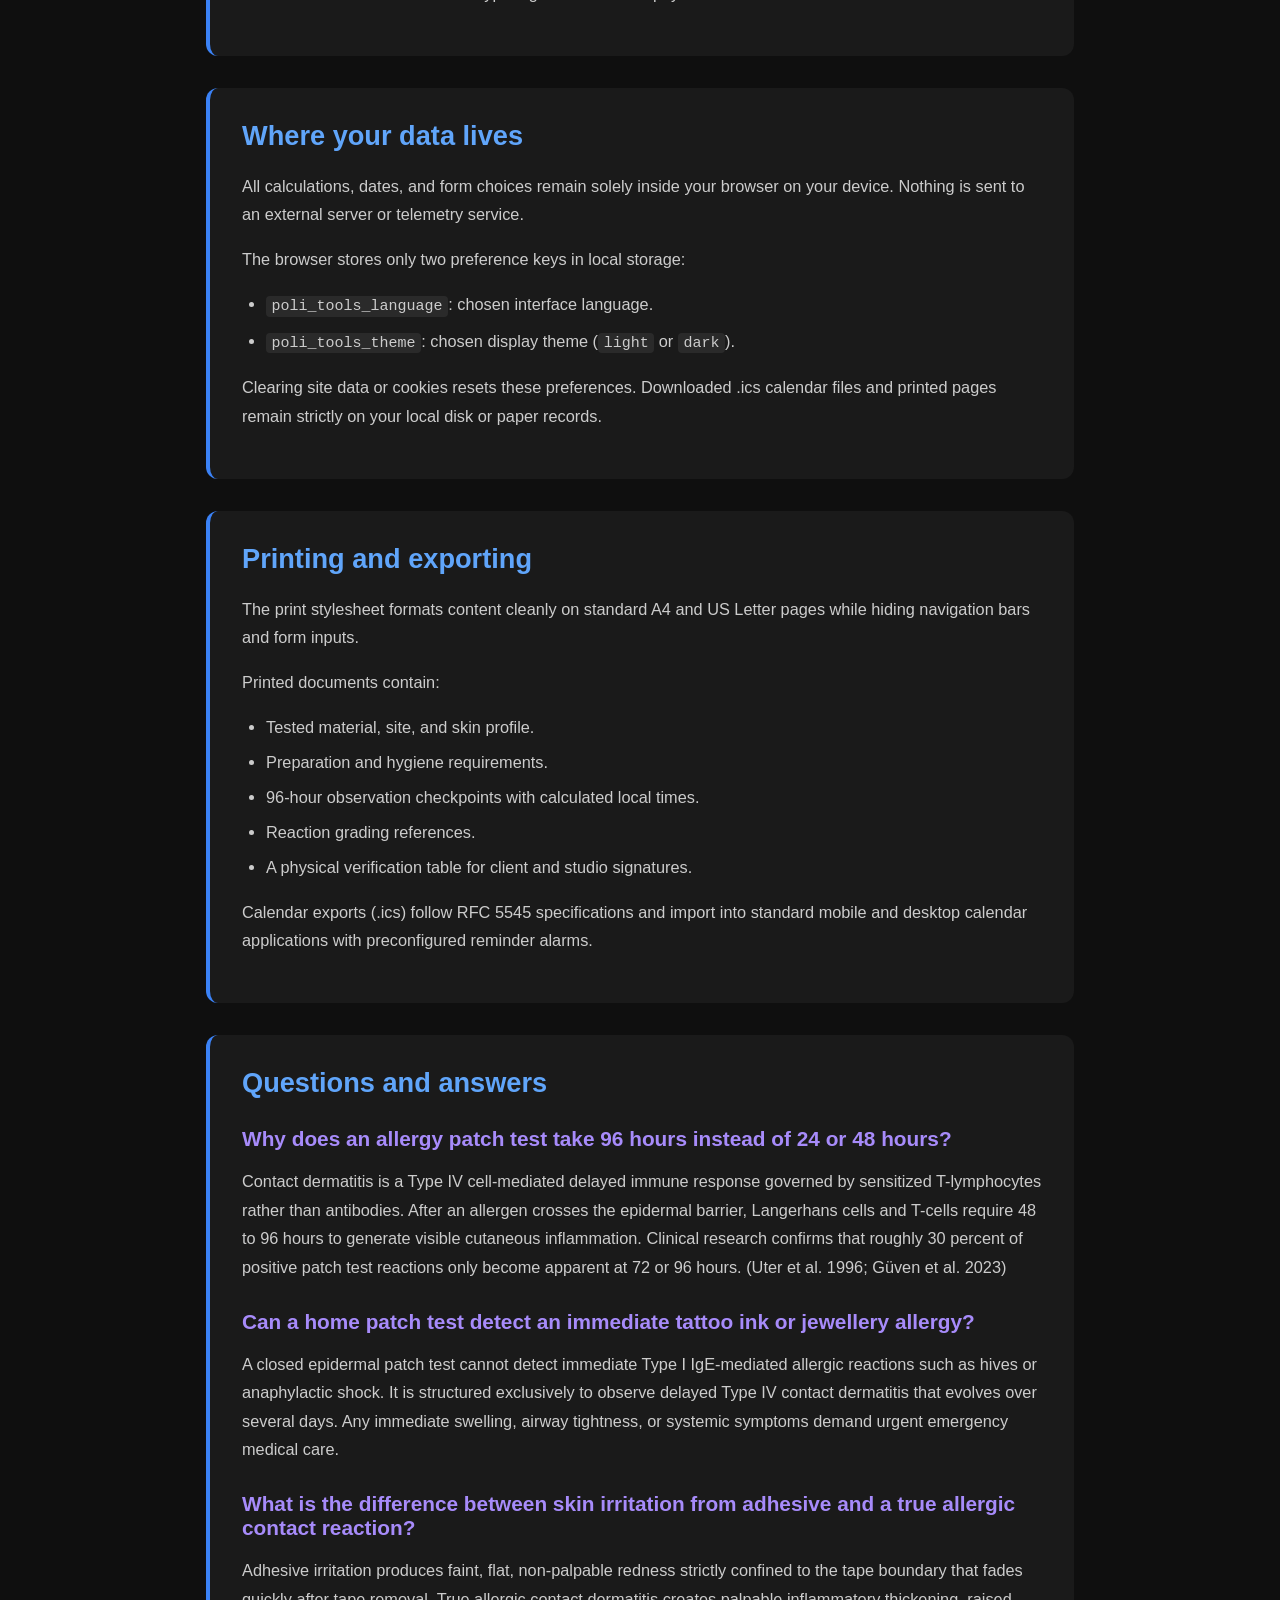
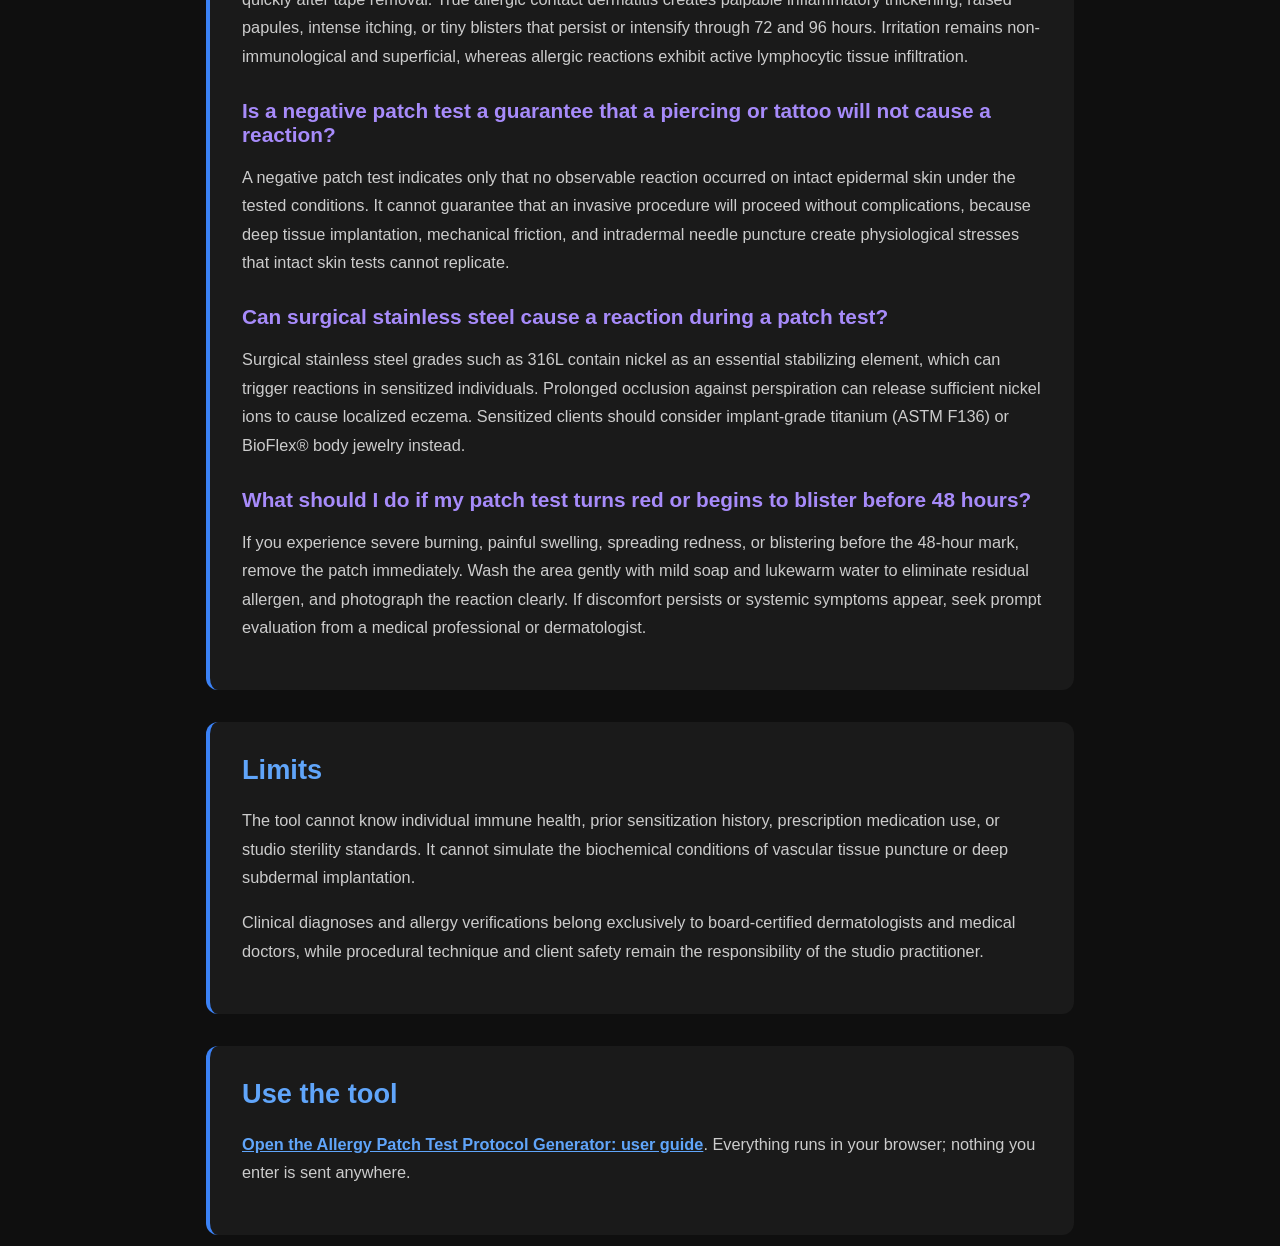
<file: documentation.html>
<!DOCTYPE html>
<html lang="en">
<head><meta name="robots" content="noindex,nofollow">
    <meta charset="UTF-8">
    <meta name="viewport" content="width=device-width, initial-scale=1.0">
    <title>Allergy Patch Test Protocol Generator: user guide Documentation | Poli International</title>
    <meta name="description" content="The Allergy Patch Test Protocol Generator creates structured 96-hour observational schedules, safety checkpoints, and clinical reaction-interpretation guides for body jewellery metals, flexible polymers, and tattoo materials.">
    <link rel="canonical" href="https://poliinternational.com/allergy-patch-test/">
    <style>
        body { background: #0f0f0f; color: #fff; font-family: -apple-system, BlinkMacSystemFont, "Segoe UI", Roboto, sans-serif; margin: 0; padding: 0; }
        body.in-iframe .doc-hero h1 { display: none; }
        * { box-sizing: border-box; }
        .entry-content { max-width: 900px; margin: 0 auto; padding: 2rem 1rem; }
        .doc-hero { background: linear-gradient(135deg, #3B82F6, #8B5CF6); padding: 3rem 2rem; text-align: center; border-radius: 0.75rem; margin-bottom: 2rem; }
        .doc-hero h1 { font-size: 2.2rem; margin: 0 0 1rem; font-weight: 700; }
        .doc-hero p { font-size: 1.15rem; color: #E0E7FF; margin: 0; }
        .doc-hero .v2 { display: inline-block; margin-bottom: 1rem; padding: 0.2rem 0.75rem; border-radius: 999px; background: #10B981; color: #04241a; font-weight: 800; font-size: 0.8rem; letter-spacing: 0.08em; }
        .doc-section { margin: 2rem 0; padding: 2rem; background: #1a1a1a; border-radius: 0.75rem; border-left: 4px solid #3B82F6; }
        .doc-section h2 { color: #60A5FA; font-size: 1.7rem; margin: 0 0 1.25rem; font-weight: 600; }
        .doc-section h3 { color: #A78BFA; font-size: 1.3rem; margin: 1.75rem 0 0.75rem; font-weight: 600; }
        .doc-section p, .doc-section li { color: #ccc; line-height: 1.75; font-size: 1.02rem; }
        .doc-section ul, .doc-section ol { padding-left: 1.5rem; }
        .doc-section li { margin: 0.4rem 0; }
        .doc-section code { background: #2a2a2a; padding: 0.1rem 0.35rem; border-radius: 0.25rem; font-size: 0.92em; }
        .doc-section a { color: #60A5FA; font-weight: 600; }
        .highlight-box { background: linear-gradient(135deg, #1E3A8A, #4C1D95); padding: 1.25rem 1.5rem; border-radius: 0.5rem; margin: 1.5rem 0; border-left: 4px solid #10B981; }
        .highlight-box p { color: #E0E7FF; margin: 0; }
        table { width: 100%; border-collapse: collapse; margin: 1.5rem 0; }
        th, td { padding: 0.75rem; text-align: left; border: 1px solid #333; vertical-align: top; }
        th { background: #2a2a2a; color: #60A5FA; }
        td { color: #ccc; }
        .doc-langs { display: flex; flex-wrap: wrap; gap: 0.4rem; margin: 0 0 1.5rem; font-size: 0.9rem; }
        .doc-langs a, .doc-langs span { padding: 0.3rem 0.7rem; border-radius: 999px; border: 1px solid #333; text-decoration: none; }
        .doc-langs a { color: #60A5FA; }
        .doc-langs span { background: #1E3A8A; color: #E0E7FF; border-color: #1E3A8A; font-weight: 700; }
    </style>
</head>
<body>
<script>if (window.self !== window.top) document.body.classList.add('in-iframe');</script>
    <div class="entry-content">
        <nav class="doc-langs" aria-label="Documentation language"><span lang="en">English</span><a lang="fr" href="documentation-fr.html">Francais</a><a lang="de" href="documentation-de.html">Deutsch</a><a lang="es" href="documentation-es.html">Espanol</a><a lang="it" href="documentation-it.html">Italiano</a><a lang="nl" href="documentation-nl.html">Nederlands</a><a lang="pt" href="documentation-pt.html">Portugues</a><a lang="th" href="documentation-th.html">ไทย</a></nav>
        <div class="doc-hero">
            <span class="v2">V2</span>
            <h1>Allergy Patch Test Protocol Generator: user guide</h1>
            <p>The Allergy Patch Test Protocol Generator creates structured 96-hour observational schedules, safety checkpoints, and clinical reaction-interpretation guides for body jewellery metals, flexible polymers, and tattoo materials.</p>
        </div>
        <div class="doc-section">
        <h2>What it is for</h2>
        <p>The tool helps body piercers, tattoo artists, and studio clients evaluate delayed contact sensitivity prior to body piercing or tattooing. It formats a standardized 96-hour observation protocol based on established dermatological reading practices (ICDRG and NACDG), calculates checkpoint dates from an optional start time, and generates printable documentation and calendar alerts.</p>
        </div>
        <div class="doc-section">
        <h2>Who it is for</h2>
        <ul>
        <li>Professional body piercers preparing clients with suspected metal sensitivities.</li>
        <li>Tattoo artists planning procedures with colour pigment formulations or topical preparations.</li>
        <li>Studio clients wishing to observe skin responses on intact skin before booking an invasive service.</li>
        <li>Studio owners establishing documented hygiene and consultation workflows.</li>
        </ul>
        </div>
        <div class="doc-section">
        <h2>How to use it</h2>
        <h3>Selecting your language and theme</h3>
        <ol>
        <li>Click <code>Language</code> in the header bar to choose your display language.</li>
        <li>Click <code>Light mode</code> or <code>Dark mode</code> to adjust contrast for your studio workspace.</li>
        </ol>
        <h3>Configuring the test parameters</h3>
        <ol>
        <li>Under <code>What to test</code>, select your material from <code>Body jewellery metals</code>, <code>Flexible / Polymer materials</code>, or <code>Tattoo materials</code>.</li>
        <li>Under <code>Test site</code>, select <code>Inner forearm (recommended)</code>, <code>Behind ear</code>, <code>Inner wrist</code>, or <code>Behind knee</code>.</li>
        <li>Under <code>Known skin sensitivity</code>, pick <code>Normal - no known sensitivities</code>, <code>Sensitive skin / eczema-prone</code>, <code>History of contact dermatitis</code>, or <code>Known metal allergy</code>.</li>
        <li>Under <code>Test start date &amp; time</code>, enter your test timestamp or click <code>Set current time</code>.</li>
        </ol>
        <h3>Generating the 96-hour observation protocol</h3>
        <ol>
        <li>Click <code>Generate Patch Test Protocol →</code>.</li>
        <li>Examine the generated protocol card.</li>
        <li>Review substance guidance in <code>What you are testing for</code> and application rules in <code>Preparation</code>.</li>
        </ol>
        <h3>Following the 96-hour milestone schedule</h3>
        <ol>
        <li>At <code>Hour 0 - Application</code>, secure the clean test sample to intact skin with hypoallergenic medical tape and record the start time.</li>
        <li>At <code>Hour 24 - Interim Safety Check (Practical Step)</code>, visually inspect the site without lifting the dressing unless severe discomfort occurs.</li>
        <li>At <code>Hour 48 - Patch Removal &amp; 1st Reading (ICDRG)</code>, remove the tape and sample, wait 30 minutes for pressure indentations to fade, and check for initial erythema.</li>
        <li>At <code>Hour 72 - Critical Peak Reaction Reading (ICDRG)</code>, inspect the bare site for peak delayed cell-mediated hypersensitivity.</li>
        <li>At <code>Hour 96 - Final Reading &amp; Verdict (ICDRG / NACDG)</code>, complete the final observation and record the dated skin assessment.</li>
        </ol>
        <h3>Interpreting skin reactions</h3>
        <ol>
        <li>Compare any skin changes against the <code>Reading the Reaction - What It Means</code> guide.</li>
        <li>Note <code>No reaction observed (−)</code> if skin remains clear without redness or swelling at 72 and 96 hours.</li>
        <li>Note <code>Doubtful reaction (?+)</code> if faint non-palpable redness appears without papules or infiltration.</li>
        <li>Note <code>Positive reaction (+ / ++ / +++)</code> if palpable redness, raised papules, or blisters develop.</li>
        <li>Follow <code>If Any Reaction is Observed</code> to cancel piercing or tattoo plans and arrange a dermatological evaluation.</li>
        </ol>
        <h3>Exporting calendar reminders and printing the checklist</h3>
        <ol>
        <li>Under <code>Calendar &amp; Checkpoint Reminders</code>, review the four calculated reading times.</li>
        <li>Click <code>Download Calendar Reminders (.ics)</code> to save automated calendar alerts.</li>
        <li>Click <code>Copy Schedule to Clipboard</code> to copy consultation timestamps into studio records.</li>
        <li>Click <code>Print Protocol &amp; Checklist</code> to print the studio protocol and verification sheet.</li>
        </ol>
        <h3>Reviewing clinical methodology and limits</h3>
        <ol>
        <li>Select the <code>Method &amp; Clinical Limits</code> tab in the main navigation.</li>
        <li>Read <code>1. Method and Biological Rationale</code> for cell-mediated Type IV delayed hypersensitivity mechanisms.</li>
        <li>Read <code>2. International Reading Practice (ICDRG / NACDG)</code> for the reading schedule background.</li>
        <li>Read <code>3. Real Limitations of a Home Patch Test</code> for key clinical testing limitations.</li>
        </ol>
        </div>
        <div class="doc-section">
        <h2>What it does not do</h2>
        <ul>
        <li>It does not calculate quantitative nickel leaching rates or verify EU REACH Annex XVII limits. For release testing and immersion math, use the Nickel Release Calculator at https://poliinternational.com/nickel-release-calculator/.</li>
        <li>It does not inspect mill test certificates, heat numbers, or chemical specifications for ASTM F136 or ASTM F138. For mill sheet verification, use the Material Certification Checker at https://poliinternational.com/material-certification-checker/.</li>
        <li>It does not diagnose medical conditions, provide prescriptions, or replace formal epicutaneous clinic testing.</li>
        <li>It does not detect immediate Type I IgE-mediated anaphylaxis.</li>
        </ul>
        </div>
        <div class="doc-section">
        <h2>Where your data lives</h2>
        <p>All calculations, dates, and form choices remain solely inside your browser on your device. Nothing is sent to an external server or telemetry service.</p>
        <p>The browser stores only two preference keys in local storage:</p>
        <ul>
        <li><code>poli_tools_language</code>: chosen interface language.</li>
        <li><code>poli_tools_theme</code>: chosen display theme (<code>light</code> or <code>dark</code>).</li>
        </ul>
        <p>Clearing site data or cookies resets these preferences. Downloaded .ics calendar files and printed pages remain strictly on your local disk or paper records.</p>
        </div>
        <div class="doc-section">
        <h2>Printing and exporting</h2>
        <p>The print stylesheet formats content cleanly on standard A4 and US Letter pages while hiding navigation bars and form inputs.</p>
        <p>Printed documents contain:</p>
        <ul>
        <li>Tested material, site, and skin profile.</li>
        <li>Preparation and hygiene requirements.</li>
        <li>96-hour observation checkpoints with calculated local times.</li>
        <li>Reaction grading references.</li>
        <li>A physical verification table for client and studio signatures.</li>
        </ul>
        <p>Calendar exports (.ics) follow RFC 5545 specifications and import into standard mobile and desktop calendar applications with preconfigured reminder alarms.</p>
        </div>
        <div class="doc-section">
        <h2>Questions and answers</h2>
        <h3>Why does an allergy patch test take 96 hours instead of 24 or 48 hours?</h3>
        <p>Contact dermatitis is a Type IV cell-mediated delayed immune response governed by sensitized T-lymphocytes rather than antibodies. After an allergen crosses the epidermal barrier, Langerhans cells and T-cells require 48 to 96 hours to generate visible cutaneous inflammation. Clinical research confirms that roughly 30 percent of positive patch test reactions only become apparent at 72 or 96 hours. (Uter et al. 1996; Güven et al. 2023)</p>
        <h3>Can a home patch test detect an immediate tattoo ink or jewellery allergy?</h3>
        <p>A closed epidermal patch test cannot detect immediate Type I IgE-mediated allergic reactions such as hives or anaphylactic shock. It is structured exclusively to observe delayed Type IV contact dermatitis that evolves over several days. Any immediate swelling, airway tightness, or systemic symptoms demand urgent emergency medical care.</p>
        <h3>What is the difference between skin irritation from adhesive and a true allergic contact reaction?</h3>
        <p>Adhesive irritation produces faint, flat, non-palpable redness strictly confined to the tape boundary that fades quickly after tape removal. True allergic contact dermatitis creates palpable inflammatory thickening, raised papules, intense itching, or tiny blisters that persist or intensify through 72 and 96 hours. Irritation remains non-immunological and superficial, whereas allergic reactions exhibit active lymphocytic tissue infiltration.</p>
        <h3>Is a negative patch test a guarantee that a piercing or tattoo will not cause a reaction?</h3>
        <p>A negative patch test indicates only that no observable reaction occurred on intact epidermal skin under the tested conditions. It cannot guarantee that an invasive procedure will proceed without complications, because deep tissue implantation, mechanical friction, and intradermal needle puncture create physiological stresses that intact skin tests cannot replicate.</p>
        <h3>Can surgical stainless steel cause a reaction during a patch test?</h3>
        <p>Surgical stainless steel grades such as 316L contain nickel as an essential stabilizing element, which can trigger reactions in sensitized individuals. Prolonged occlusion against perspiration can release sufficient nickel ions to cause localized eczema. Sensitized clients should consider implant-grade titanium (ASTM F136) or BioFlex® body jewelry instead.</p>
        <h3>What should I do if my patch test turns red or begins to blister before 48 hours?</h3>
        <p>If you experience severe burning, painful swelling, spreading redness, or blistering before the 48-hour mark, remove the patch immediately. Wash the area gently with mild soap and lukewarm water to eliminate residual allergen, and photograph the reaction clearly. If discomfort persists or systemic symptoms appear, seek prompt evaluation from a medical professional or dermatologist.</p>
        </div>
        <div class="doc-section">
        <h2>Limits</h2>
        <p>The tool cannot know individual immune health, prior sensitization history, prescription medication use, or studio sterility standards. It cannot simulate the biochemical conditions of vascular tissue puncture or deep subdermal implantation.</p>
        <p>Clinical diagnoses and allergy verifications belong exclusively to board-certified dermatologists and medical doctors, while procedural technique and client safety remain the responsibility of the studio practitioner.</p>
        </div>
        <div class="doc-section">
            <h2>Use the tool</h2>
            <p><a href="https://poliinternational.com/allergy-patch-test/" target="_top">Open the Allergy Patch Test Protocol Generator: user guide</a>. Everything runs in your browser; nothing you enter is sent anywhere.</p>
        </div>
    </div>
</body>
</html>
</file>
